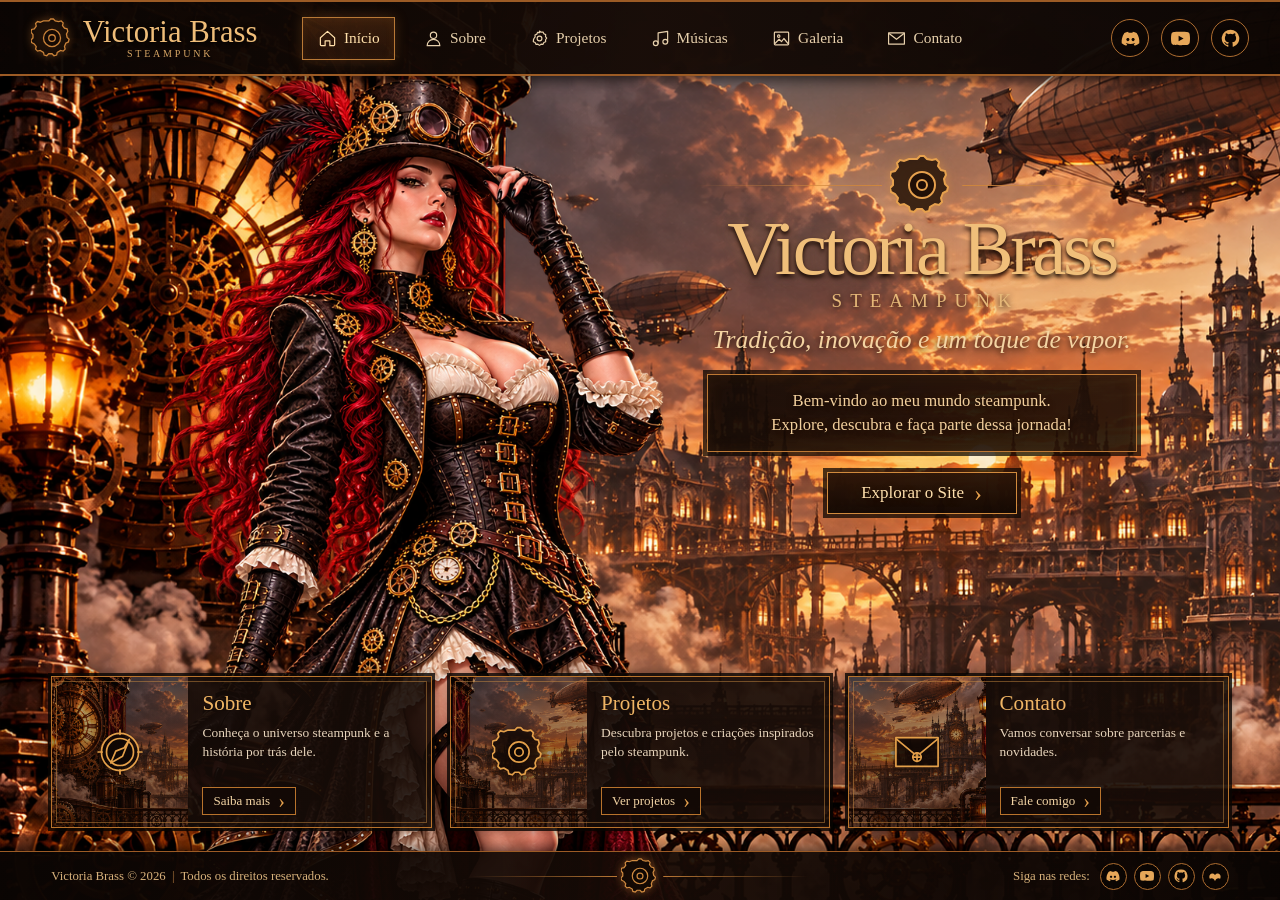
<file: index.html>
<!DOCTYPE html>
<html lang="pt-BR">
<head>
    <meta charset="UTF-8">
    <meta name="viewport" content="width=device-width, initial-scale=1.0">
    <meta name="theme-color" content="#100804">
    <meta http-equiv="refresh" content="0; url=./inicio.html">
    <link rel="icon" type="image/svg+xml" href="./favicon.svg">
    <title>Victoria Brass</title>
</head>
<body>
    <p>Abrindo o site Victoria Brass... <a href="./inicio.html">Continuar para a página inicial</a></p>
</body>
</html>
</file>
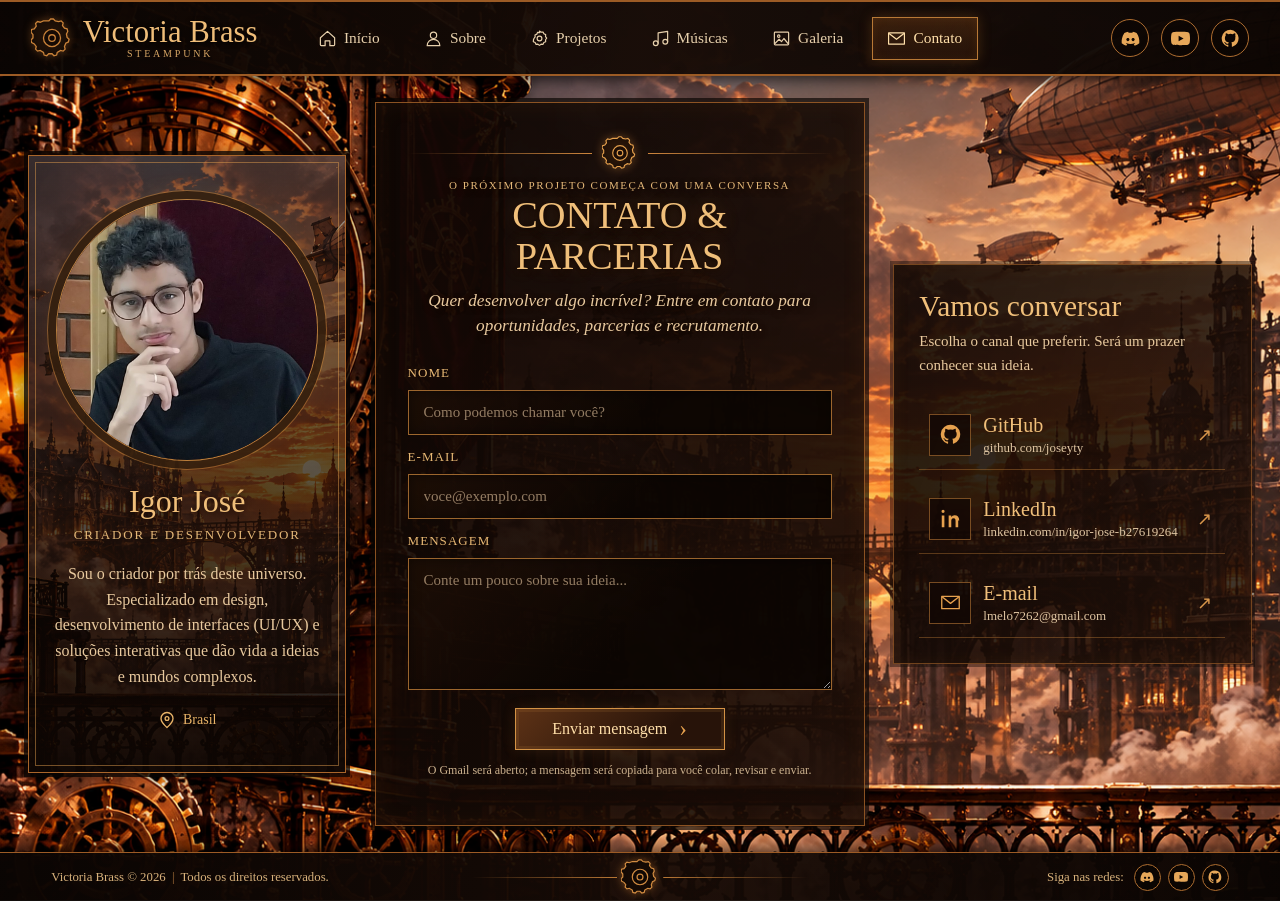
<file: contato.html>
<!DOCTYPE html>
<html lang="pt-BR">
<head>
    <meta charset="UTF-8">
    <meta name="viewport" content="width=device-width, initial-scale=1.0">
    <meta name="theme-color" content="#100804">
    <meta name="description" content="Entre em contato com Igor José para conversar sobre parcerias, oportunidades e o universo Victoria Brass.">
    <link rel="icon" type="image/svg+xml" href="favicon.svg">
    <link rel="stylesheet" href="inicio.css">
    <link rel="stylesheet" href="contato.css">
    <title>Contato | Victoria Brass</title>
</head>
<body class="contact-page">
    <header id="inicio" class="site-header">
        <a class="brand" href="inicio.html#inicio" aria-label="Victoria Brass - início">
            <svg class="brand__mark" viewBox="0 0 64 64" aria-hidden="true">
                <path d="m27 6 3-3h4l3 3 5 1 4-1 3 3-1 4 3 4 4 1 1 4-2 4 1 5 3 3-1 4-4 2-2 5 1 4-3 3-4-1-5 3-1 4-4 1-3-3h-5l-3 3-4-1-1-4-5-3-4 1-3-3 1-4-3-4-4-2-1-4 3-3v-5l-3-4 1-4 4-1 3-4-1-4 3-3 4 1 5-2Z"/>
                <circle cx="32" cy="32" r="13"/>
                <circle cx="32" cy="32" r="5"/>
            </svg>
            <span class="brand__title">Victoria Brass</span>
            <span class="brand__subtitle">STEAMPUNK</span>
        </a>

        <nav class="main-nav" aria-label="Navegação principal">
            <a class="main-nav__link" href="inicio.html#inicio">
                <svg viewBox="0 0 24 24" aria-hidden="true"><path d="m3 11 9-8 9 8v9a1 1 0 0 1-1 1h-5v-6H9v6H4a1 1 0 0 1-1-1z"/></svg>
                <span>Início</span>
            </a>
            <a class="main-nav__link" href="sobre.html">
                <svg viewBox="0 0 24 24" aria-hidden="true"><circle cx="12" cy="8" r="4"/><path d="M4 21a8 8 0 0 1 16 0z"/></svg>
                <span>Sobre</span>
            </a>
            <a class="main-nav__link" href="projeto.html">
                <svg viewBox="0 0 24 24" aria-hidden="true"><path d="M12 2.5 14 4l2.5-.2 1 2.3 2.3 1-.2 2.5 1.5 2-1.5 2 .2 2.5-2.3 1-1 2.3-2.5-.2-2 1.5-2-1.5-2.5.2-1-2.3-2.3-1 .2-2.5L5 12l1.5-2-.2-2.5 2.3-1 1-2.3 2.4.3z"/><circle cx="12" cy="12" r="3"/></svg>
                <span>Projetos</span>
            </a>
            <a class="main-nav__link" href="musicas.html">
                <svg viewBox="0 0 24 24" aria-hidden="true"><path d="M9 18V5l12-2v13"/><circle cx="6" cy="18" r="3"/><circle cx="18" cy="16" r="3"/></svg>
                <span>Músicas</span>
            </a>
            <a class="main-nav__link" href="galeria.html">
                <svg viewBox="0 0 24 24" aria-hidden="true"><rect x="3" y="4" width="18" height="16" rx="1"/><circle cx="8.5" cy="9" r="1.5"/><path d="m4 18 5-5 3 3 3-4 5 6"/></svg>
                <span>Galeria</span>
            </a>
            <a class="main-nav__link is-active" href="contato.html" aria-current="page">
                <svg viewBox="0 0 24 24" aria-hidden="true"><path d="M2 5h20v14H2z"/><path d="m3 6 9 7 9-7"/></svg>
                <span>Contato</span>
            </a>
        </nav>

        <nav class="social-links" aria-label="Redes sociais">
            <a href="https://discord.com/" target="_blank" rel="noopener noreferrer" aria-label="Discord">
                <svg viewBox="0 0 24 24" aria-hidden="true"><path d="M19.7 5.1a19 19 0 0 0-4.7-1.5l-.6 1.2a17.5 17.5 0 0 0-4.8 0L9 3.6a19 19 0 0 0-4.7 1.5C1.3 9.5.5 13.8.9 18a19 19 0 0 0 5.8 3l1.2-2a12 12 0 0 1-1.9-.9l.5-.4a13.6 13.6 0 0 0 11 0l.5.4a12 12 0 0 1-1.9.9l1.2 2a19 19 0 0 0 5.8-3c.5-4.9-.8-9.2-3.4-12.9ZM8.7 15.4c-1.1 0-2-.9-2-2s.9-2 2-2 2 .9 2 2-.9 2-2 2Zm6.6 0c-1.1 0-2-.9-2-2s.9-2 2-2 2 .9 2 2-.9 2-2 2Z"/></svg>
            </a>
            <a href="https://www.youtube.com/" target="_blank" rel="noopener noreferrer" aria-label="YouTube">
                <svg viewBox="0 0 24 24" aria-hidden="true"><path d="M23.5 6.2a3 3 0 0 0-2.1-2.1C19.5 3.6 12 3.6 12 3.6s-7.5 0-9.4.5A3 3 0 0 0 .5 6.2 31 31 0 0 0 0 12a31 31 0 0 0 .5 5.8 3 3 0 0 0 2.1 2.1c1.9.5 9.4.5 9.4.5s7.5 0 9.4-.5a3 3 0 0 0 2.1-2.1A31 31 0 0 0 24 12a31 31 0 0 0-.5-5.8ZM9.6 15.6V8.4l6.3 3.6-6.3 3.6Z"/></svg>
            </a>
            <a href="https://github.com/joseyty" target="_blank" rel="noopener noreferrer" aria-label="GitHub">
                <svg viewBox="0 0 24 24" aria-hidden="true"><path d="M12 .9a11.1 11.1 0 0 0-3.51 21.63c.56.1.76-.24.76-.54v-2.1c-3.1.67-3.76-1.32-3.76-1.32-.5-1.28-1.23-1.62-1.23-1.62-1.01-.69.08-.68.08-.68 1.12.08 1.71 1.15 1.71 1.15 1 1.71 2.62 1.22 3.26.93.1-.72.39-1.22.71-1.5-2.48-.28-5.09-1.24-5.09-5.53 0-1.22.44-2.21 1.15-2.99-.12-.28-.5-1.42.11-2.95 0 0 .94-.3 3.05 1.14a10.6 10.6 0 0 1 5.55 0c2.11-1.44 3.04-1.14 3.04-1.14.61 1.53.23 2.67.11 2.95.72.78.11 1.77.11 2.99 0 4.3-2.61 5.25-5.1 5.52.4.35.76 1.03.76 2.08v3.07c0 .3.2.65.77.54A11.1 11.1 0 0 0 12 .9Z"/></svg>
            </a>
        </nav>
    </header>

    <main class="contact-main" aria-labelledby="contact-title">
        <section class="contact-profile" aria-label="Sobre o criador">
            <div class="contact-profile__portrait">
                <img src="img/foto criador.jpg" alt="Foto do criador do projeto, Igor José" decoding="async">
            </div>
            <h2>Igor José</h2>
            <p class="contact-profile__role">Criador e desenvolvedor</p>
            <p class="contact-profile__bio">Sou o criador por trás deste universo. Especializado em design, desenvolvimento de interfaces (UI/UX) e soluções interativas que dão vida a ideias e mundos complexos.</p>
            <span class="contact-profile__location">
                <svg viewBox="0 0 24 24" aria-hidden="true"><path d="M20 10c0 5-8 12-8 12S4 15 4 10a8 8 0 1 1 16 0Z"/><circle cx="12" cy="10" r="2.5"/></svg>
                Brasil
            </span>
        </section>

        <section class="contact-form-panel">
            <div class="contact-heading">
                <div class="contact-heading__ornament" aria-hidden="true"><span></span><svg viewBox="0 0 64 64"><path d="m27 6 3-3h4l3 3 5 1 4-1 3 3-1 4 3 4 4 1 1 4-2 4 1 5 3 3-1 4-4 2-2 5 1 4-3 3-4-1-5 3-1 4-4 1-3-3h-5l-3 3-4-1-1-4-5-3-4 1-3-3 1-4-3-4-4-2-1-4 3-3v-5l-3-4 1-4 4-1 3-4-1-4 3-3 4 1 5-2Z"/><circle cx="32" cy="32" r="13"/><circle cx="32" cy="32" r="5"/></svg><span></span></div>
                <p class="contact-eyebrow">O próximo projeto começa com uma conversa</p>
                <h1 id="contact-title">Contato &amp; parcerias</h1>
                <p class="contact-intro">Quer desenvolver algo incrível? Entre em contato para oportunidades, parcerias e recrutamento.</p>
            </div>
            <form class="contact-form" id="contact-form" aria-describedby="contact-form-status">
                <label for="contact-name">Nome</label>
                <input id="contact-name" name="name" type="text" autocomplete="name" placeholder="Como podemos chamar você?" required>

                <label for="contact-email">E-mail</label>
                <input id="contact-email" name="email" type="email" autocomplete="email" placeholder="voce@exemplo.com" required>

                <label for="contact-message">Mensagem</label>
                <textarea id="contact-message" name="message" rows="5" placeholder="Conte um pouco sobre sua ideia..." required></textarea>

                <button type="submit">Enviar mensagem <span aria-hidden="true">›</span></button>
                <p class="contact-form__status" id="contact-form-status" role="status" aria-live="polite">O Gmail será aberto; a mensagem será copiada para você colar, revisar e enviar.</p>
            </form>
        </section>

        <aside class="contact-details" aria-label="Canais de contato">
            <h2>Vamos conversar</h2>
            <p class="contact-details__intro">Escolha o canal que preferir. Será um prazer conhecer sua ideia.</p>
            <a class="contact-detail" href="https://github.com/joseyty" target="_blank" rel="noopener noreferrer">
                <span class="contact-detail__icon" aria-hidden="true"><svg viewBox="0 0 24 24"><path d="M12 .9a11.1 11.1 0 0 0-3.51 21.63c.56.1.76-.24.76-.54v-2.1c-3.1.67-3.76-1.32-3.76-1.32-.5-1.28-1.23-1.62-1.23-1.62-1.01-.69.08-.68.08-.68 1.12.08 1.71 1.15 1.71 1.15 1 1.71 2.62 1.22 3.26.93.1-.72.39-1.22.71-1.5-2.48-.28-5.09-1.24-5.09-5.53 0-1.22.44-2.21 1.15-2.99-.12-.28-.5-1.42.11-2.95 0 0 .94-.3 3.05 1.14a10.6 10.6 0 0 1 5.55 0c2.11-1.44 3.04-1.14 3.04-1.14.61 1.53.12 2.67.11 2.95.72.78 1.15 1.77 1.15 2.99 0 4.3-2.61 5.25-5.1 5.52.4.35.76 1.03.76 2.08v3.07c0 .3.2.65.77.54A11.1 11.1 0 0 0 12 .9Z"/></svg></span>
                <span><strong>GitHub</strong><small>github.com/joseyty</small></span>
                <span class="contact-detail__arrow" aria-hidden="true">↗</span>
            </a>
            <a class="contact-detail" href="https://www.linkedin.com/in/igor-jose-b27619264/" target="_blank" rel="noopener noreferrer">
                <span class="contact-detail__icon" aria-hidden="true"><svg viewBox="0 0 24 24"><path d="M5 8.5H2V22h3V8.5ZM3.5 2a1.8 1.8 0 1 0 0 3.6 1.8 1.8 0 0 0 0-3.6ZM22 14.2c0-4.1-2.2-6-5.2-6a4.5 4.5 0 0 0-4 2.2V8.5H9.9V22h3v-6.7c0-1.8.3-3.6 2.6-3.6s2.3 2.1 2.3 3.7V22h3v-7.8Z"/></svg></span>
                <span><strong>LinkedIn</strong><small>linkedin.com/in/igor-jose-b27619264</small></span>
                <span class="contact-detail__arrow" aria-hidden="true">↗</span>
            </a>
            <a class="contact-detail" href="mailto:lmelo7262@gmail.com">
                <span class="contact-detail__icon" aria-hidden="true"><svg viewBox="0 0 24 24"><path d="M2 5h20v14H2z"/><path d="m3 6 9 7 9-7"/></svg></span>
                <span><strong>E-mail</strong><small>lmelo7262@gmail.com</small></span>
                <span class="contact-detail__arrow" aria-hidden="true">↗</span>
            </a>
        </aside>
    </main>

    <footer class="site-footer">
        <p class="site-footer__copyright">Victoria Brass © 2026 <span aria-hidden="true">|</span> Todos os direitos reservados.</p>
        <div class="site-footer__ornament" aria-hidden="true"><span></span><svg viewBox="0 0 64 64"><path d="m27 6 3-3h4l3 3 5 1 4-1 3 3-1 4 3 4 4 1 1 4-2 4 1 5 3 3-1 4-4 2-2 5 1 4-3 3-4-1-5 3-1 4-4 1-3-3h-5l-3 3-4-1-1-4-5-3-4 1-3-3 1-4-3-4-4-2-1-4 3-3v-5l-3-4 1-4 4-1 3-4-1-4 3-3 4 1 5-2Z"/><circle cx="32" cy="32" r="13"/><circle cx="32" cy="32" r="5"/></svg><span></span></div>
        <div class="site-footer__social">
            <span class="site-footer__social-label">Siga nas redes:</span>
            <nav class="site-footer__links" aria-label="Redes sociais no rodapé">
                <a href="https://discord.com/" target="_blank" rel="noopener noreferrer" aria-label="Discord"><svg viewBox="0 0 24 24" aria-hidden="true"><path d="M19.7 5.1a19 19 0 0 0-4.7-1.5l-.6 1.2a17.5 17.5 0 0 0-4.8 0L9 3.6a19 19 0 0 0-4.7 1.5C1.3 9.5.5 13.8.9 18a19 19 0 0 0 5.8 3l1.2-2a12 12 0 0 1-1.9-.9l.5-.4a13.6 13.6 0 0 0 11 0l.5.4a12 12 0 0 1-1.9.9l1.2 2a19 19 0 0 0 5.8-3c.5-4.9-.8-9.2-3.4-12.9ZM8.7 15.4c-1.1 0-2-.9-2-2s.9-2 2-2 2 .9 2 2-.9 2-2 2Zm6.6 0c-1.1 0-2-.9-2-2s.9-2 2-2 2 .9 2 2-.9 2-2 2Z"/></svg></a>
                <a href="https://www.youtube.com/" target="_blank" rel="noopener noreferrer" aria-label="YouTube"><svg viewBox="0 0 24 24" aria-hidden="true"><path d="M23.5 6.2a3 3 0 0 0-2.1-2.1C19.5 3.6 12 3.6 12 3.6s-7.5 0-9.4.5A3 3 0 0 0 .5 6.2 31 31 0 0 0 0 12a31 31 0 0 0 .5 5.8 3 3 0 0 0 2.1 2.1c1.9.5 9.4.5 9.4.5s7.5 0 9.4-.5a3 3 0 0 0 2.1-2.1A31 31 0 0 0 24 12a31 31 0 0 0-.5-5.8ZM9.6 15.6V8.4l6.3 3.6-6.3 3.6Z"/></svg></a>
                <a href="https://github.com/joseyty" target="_blank" rel="noopener noreferrer" aria-label="GitHub"><svg viewBox="0 0 24 24" aria-hidden="true"><path d="M12 .9a11.1 11.1 0 0 0-3.51 21.63c.56.1.76-.24.76-.54v-2.1c-3.1.67-3.76-1.32-3.76-1.32-.5-1.28-1.23-1.62-1.23-1.62-1.01-.69.08-.68.08-.68 1.12.08 1.71 1.15 1.71 1.15 1 1.71 2.62 1.22 3.26.93.1-.72.39-1.22.71-1.5-2.48-.28-5.09-1.24-5.09-5.53 0-1.22.44-2.21 1.15-2.99-.12-.28-.5-1.42.11-2.95 0 0 .94-.3 3.05 1.14a10.6 10.6 0 0 1 5.55 0c2.11-1.44 3.04-1.14 3.04-1.14.61 1.53.11 2.67.11 2.95.72.78.76 1.77.76 2.99 0 4.3-2.61 5.25-5.1 5.52.4.35.76 1.03.76 2.08v3.07c0 .3.2.65.77.54A11.1 11.1 0 0 0 12 .9Z"/></svg></a>
            </nav>
        </div>
    </footer>
    <script src="contato.js" defer></script>
</body>
</html>
</file>
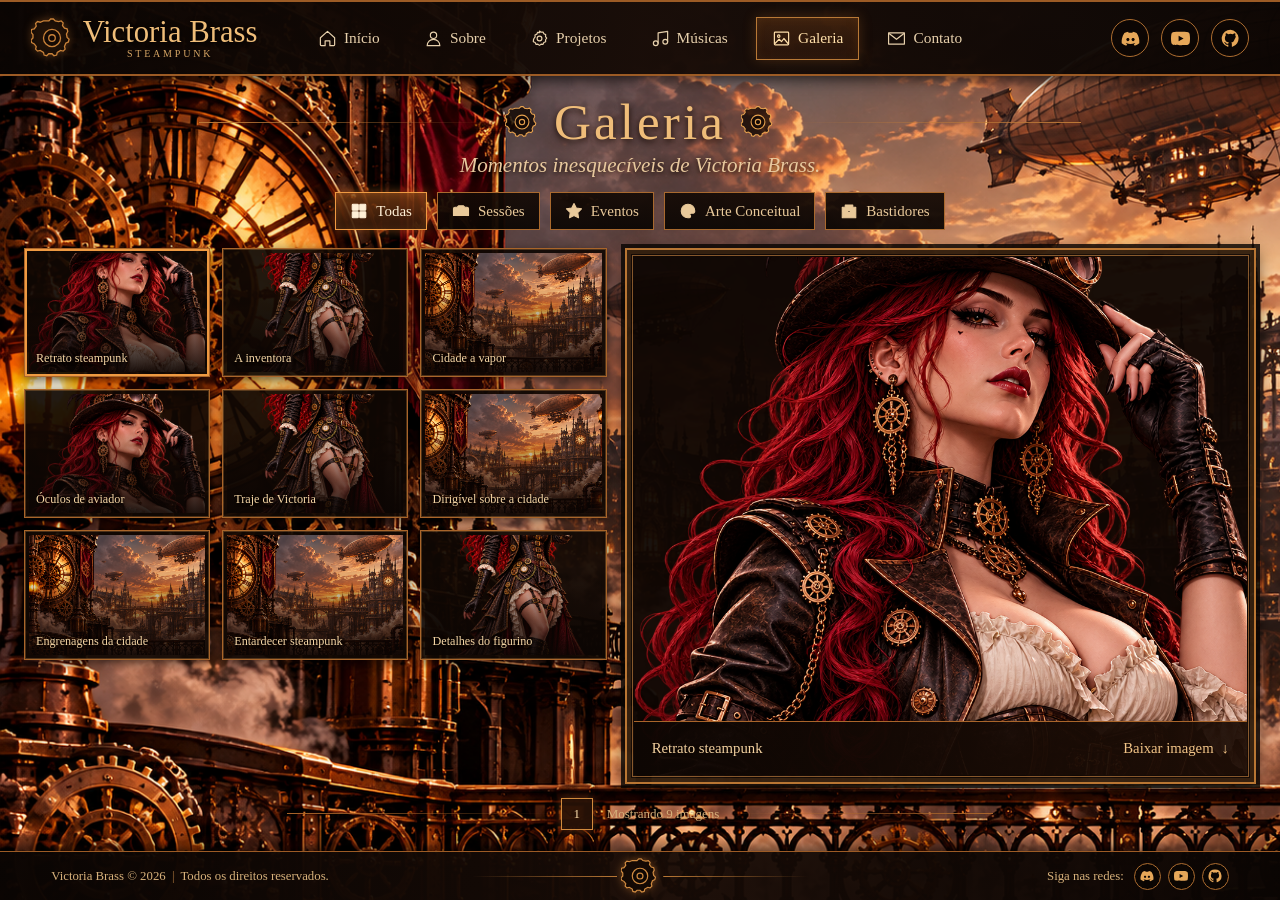
<file: galeria.html>
<!DOCTYPE html>
<html lang="pt-BR">
<head>
    <meta charset="UTF-8">
    <meta name="viewport" content="width=device-width, initial-scale=1.0">
    <meta name="theme-color" content="#100804">
    <link rel="icon" type="image/svg+xml" href="favicon.svg">
    <link rel="stylesheet" href="inicio.css">
    <link rel="stylesheet" href="galeria.css">
    <title>Galeria | Victoria Brass</title>
</head>
<body class="gallery-page">
    <header id="inicio" class="site-header">
        <a class="brand" href="inicio.html#inicio" aria-label="Victoria Brass - início">
            <svg class="brand__mark" viewBox="0 0 64 64" aria-hidden="true">
                <path d="m27 6 3-3h4l3 3 5 1 4-1 3 3-1 4 3 4 4 1 1 4-2 4 1 5 3 3-1 4-4 2-2 5 1 4-3 3-4-1-5 3-1 4-4 1-3-3h-5l-3 3-4-1-1-4-5-3-4 1-3-3 1-4-3-4-4-2-1-4 3-3v-5l-3-4 1-4 4-1 3-4-1-4 3-3 4 1 5-2Z"/>
                <circle cx="32" cy="32" r="13"/>
                <circle cx="32" cy="32" r="5"/>
            </svg>
            <span class="brand__title">Victoria Brass</span>
            <span class="brand__subtitle">STEAMPUNK</span>
        </a>

        <nav class="main-nav" aria-label="Navegação principal">
            <a class="main-nav__link" href="inicio.html#inicio">
                <svg viewBox="0 0 24 24" aria-hidden="true"><path d="m3 11 9-8 9 8v9a1 1 0 0 1-1 1h-5v-6H9v6H4a1 1 0 0 1-1-1z"/></svg>
                <span>Início</span>
            </a>
            <a class="main-nav__link" href="sobre.html">
                <svg viewBox="0 0 24 24" aria-hidden="true"><circle cx="12" cy="8" r="4"/><path d="M4 21a8 8 0 0 1 16 0z"/></svg>
                <span>Sobre</span>
            </a>
            <a class="main-nav__link" href="projeto.html">
                <svg viewBox="0 0 24 24" aria-hidden="true"><path d="M12 2.5 14 4l2.5-.2 1 2.3 2.3 1-.2 2.5 1.5 2-1.5 2 .2 2.5-2.3 1-1 2.3-2.5-.2-2 1.5-2-1.5-2.5.2-1-2.3-2.3-1 .2-2.5L5 12l1.5-2-.2-2.5 2.3-1 1-2.3 2.4.3z"/><circle cx="12" cy="12" r="3"/></svg>
                <span>Projetos</span>
            </a>
            <a class="main-nav__link" href="musicas.html">
                <svg viewBox="0 0 24 24" aria-hidden="true"><path d="M9 18V5l12-2v13"/><circle cx="6" cy="18" r="3"/><circle cx="18" cy="16" r="3"/></svg>
                <span>Músicas</span>
            </a>
            <a class="main-nav__link is-active" href="galeria.html" aria-current="page">
                <svg viewBox="0 0 24 24" aria-hidden="true"><rect x="3" y="4" width="18" height="16" rx="1"/><circle cx="8.5" cy="9" r="1.5"/><path d="m4 18 5-5 3 3 3-4 5 6"/></svg>
                <span>Galeria</span>
            </a>
            <a class="main-nav__link" href="contato.html">
                <svg viewBox="0 0 24 24" aria-hidden="true"><path d="M2 5h20v14H2z"/><path d="m3 6 9 7 9-7"/></svg>
                <span>Contato</span>
            </a>
        </nav>

        <nav class="social-links" aria-label="Redes sociais">
            <a href="https://discord.com/" target="_blank" rel="noopener noreferrer" aria-label="Discord">
                <svg viewBox="0 0 24 24" aria-hidden="true"><path d="M19.7 5.1a19 19 0 0 0-4.7-1.5l-.6 1.2a17.5 17.5 0 0 0-4.8 0L9 3.6a19 19 0 0 0-4.7 1.5C1.3 9.5.5 13.8.9 18a19 19 0 0 0 5.8 3l1.2-2a12 12 0 0 1-1.9-.9l.5-.4a13.6 13.6 0 0 0 11 0l.5.4a12 12 0 0 1-1.9.9l1.2 2a19 19 0 0 0 5.8-3c.5-4.9-.8-9.2-3.4-12.9ZM8.7 15.4c-1.1 0-2-.9-2-2s.9-2 2-2 2 .9 2 2-.9 2-2 2Zm6.6 0c-1.1 0-2-.9-2-2s.9-2 2-2 2 .9 2 2-.9 2-2 2Z"/></svg>
            </a>
            <a href="https://www.youtube.com/" target="_blank" rel="noopener noreferrer" aria-label="YouTube">
                <svg viewBox="0 0 24 24" aria-hidden="true"><path d="M23.5 6.2a3 3 0 0 0-2.1-2.1C19.5 3.6 12 3.6 12 3.6s-7.5 0-9.4.5A3 3 0 0 0 .5 6.2 31 31 0 0 0 0 12a31 31 0 0 0 .5 5.8 3 3 0 0 0 2.1 2.1c1.9.5 9.4.5 9.4.5s7.5 0 9.4-.5a3 3 0 0 0 2.1-2.1A31 31 0 0 0 24 12a31 31 0 0 0-.5-5.8ZM9.6 15.6V8.4l6.3 3.6-6.3 3.6Z"/></svg>
            </a>
            <a href="https://github.com/joseyty" target="_blank" rel="noopener noreferrer" aria-label="GitHub">
                <svg viewBox="0 0 24 24" aria-hidden="true"><path d="M12 .9a11.1 11.1 0 0 0-3.51 21.63c.56.1.76-.24.76-.54v-2.1c-3.1.67-3.76-1.32-3.76-1.32-.5-1.28-1.23-1.62-1.23-1.62-1.01-.69.08-.68.08-.68 1.12.08 1.71 1.15 1.71 1.15 1 1.71 2.62 1.22 3.26.93.1-.72.39-1.22.71-1.5-2.48-.28-5.09-1.24-5.09-5.53 0-1.22.44-2.21 1.15-2.99-.12-.28-.5-1.42.11-2.95 0 0 .94-.3 3.05 1.14a10.6 10.6 0 0 1 5.55 0c2.11-1.44 3.04-1.14 3.04-1.14.61 1.53.23 2.67.11 2.95.72.78 1.15 1.77.11 2.99-2.61 5.25-2.61 5.25-5.1 5.52.4.35.76 1.03.76 2.08v3.07c0 .3.2.65.77.54A11.1 11.1 0 0 0 12 .9Z"/></svg>
            </a>
        </nav>
    </header>

    <main class="gallery-main" aria-labelledby="gallery-title">
        <div class="gallery-heading">
            <span class="gallery-heading__rule" aria-hidden="true"></span>
            <svg class="gallery-heading__gear" viewBox="0 0 64 64" aria-hidden="true">
                <path d="m27 6 3-3h4l3 3 5 1 4-1 3 3-1 4 3 4 4 1 1 4-2 4 1 5 3 3-1 4-4 2-2 5 1 4-3 3-4-1-5 3-1 4-4 1-3-3h-5l-3 3-4-1-1-4-5-3-4 1-3-3 1-4-3-4-4-2-1-4 3-3v-5l-3-4 1-4 4-1 3-4-1-4 3-3 4 1 5-2Z"/>
                <circle cx="32" cy="32" r="13"/>
                <circle cx="32" cy="32" r="5"/>
            </svg>
            <h1 id="gallery-title">Galeria</h1>
            <svg class="gallery-heading__gear" viewBox="0 0 64 64" aria-hidden="true">
                <path d="m27 6 3-3h4l3 3 5 1 4-1 3 3-1 4 3 4 4 1 1 4-2 4 1 5 3 3-1 4-4 2-2 5 1 4-3 3-4-1-5 3-1 4-4 1-3-3h-5l-3 3-4-1-1-4-5-3-4 1-3-3 1-4-3-4-4-2-1-4 3-3v-5l-3-4 1-4 4-1 3-4-1-4 3-3 4 1 5-2Z"/>
                <circle cx="32" cy="32" r="13"/>
                <circle cx="32" cy="32" r="5"/>
            </svg>
            <span class="gallery-heading__rule" aria-hidden="true"></span>
        </div>
        <p class="gallery-intro">Momentos inesquecíveis de Victoria Brass.</p>

        <input class="gallery-state" type="radio" name="gallery-filter" id="filter-all" checked aria-label="Todas as imagens">
        <input class="gallery-state" type="radio" name="gallery-filter" id="filter-sessions" aria-label="Sessões">
        <input class="gallery-state" type="radio" name="gallery-filter" id="filter-events" aria-label="Eventos">
        <input class="gallery-state" type="radio" name="gallery-filter" id="filter-concepts" aria-label="Arte conceitual">
        <input class="gallery-state" type="radio" name="gallery-filter" id="filter-backstage" aria-label="Bastidores">

        <input class="gallery-state" type="radio" name="gallery-image" id="image-portrait" checked aria-label="Retrato steampunk">
        <input class="gallery-state" type="radio" name="gallery-image" id="image-inventor" aria-label="A inventora">
        <input class="gallery-state" type="radio" name="gallery-image" id="image-city" aria-label="Cidade a vapor">
        <input class="gallery-state" type="radio" name="gallery-image" id="image-goggles" aria-label="Óculos de aviador">
        <input class="gallery-state" type="radio" name="gallery-image" id="image-outfit" aria-label="Traje de Victoria">
        <input class="gallery-state" type="radio" name="gallery-image" id="image-airship" aria-label="Dirigível sobre a cidade">
        <input class="gallery-state" type="radio" name="gallery-image" id="image-gears" aria-label="Engrenagens da cidade">
        <input class="gallery-state" type="radio" name="gallery-image" id="image-sunset" aria-label="Entardecer steampunk">
        <input class="gallery-state" type="radio" name="gallery-image" id="image-costume" aria-label="Detalhes do figurino">

        <div class="gallery-filters" role="group" aria-label="Filtrar imagens">
            <label class="gallery-filter gallery-filter--all" for="filter-all">
                <svg viewBox="0 0 24 24" aria-hidden="true"><rect x="3" y="3" width="8" height="8" rx="1"/><rect x="13" y="3" width="8" height="8" rx="1"/><rect x="3" y="13" width="8" height="8" rx="1"/><rect x="13" y="13" width="8" height="8" rx="1"/></svg>
                Todas
            </label>
            <label class="gallery-filter gallery-filter--sessions" for="filter-sessions">
                <svg viewBox="0 0 24 24" aria-hidden="true"><path d="M4 7h3l2-2h6l2 2h3a2 2 0 0 1 2 2v9H2V9a2 2 0 0 1 2-2Z"/><circle cx="12" cy="12" r="3"/></svg>
                Sessões
            </label>
            <label class="gallery-filter gallery-filter--events" for="filter-events">
                <svg viewBox="0 0 24 24" aria-hidden="true"><path d="m12 2 3 6 7 1-5 5 1 7-6-3-6 3 1-7-5-5 7-1z"/></svg>
                Eventos
            </label>
            <label class="gallery-filter gallery-filter--concepts" for="filter-concepts">
                <svg viewBox="0 0 24 24" aria-hidden="true"><path d="M12 3a9 9 0 1 0 0 18h1.5a2 2 0 0 0 1.4-3.4 1.5 1.5 0 0 1 1.1-2.6H18a3 3 0 0 0 3-3c0-5-4-9-9-9Z"/><circle cx="7.5" cy="11" r="1"/><circle cx="10" cy="7.5" r="1"/><circle cx="15" cy="8" r="1"/></svg>
                Arte Conceitual
            </label>
            <label class="gallery-filter gallery-filter--backstage" for="filter-backstage">
                <svg viewBox="0 0 24 24" aria-hidden="true"><path d="M3 7h18v14H3zM7 7V4h10v3M3 12h18M10 12v2h4v-2"/></svg>
                Bastidores
            </label>
        </div>

        <section class="gallery-layout" aria-label="Imagens da galeria">
            <div class="gallery-grid">
                <figure class="gallery-thumb" data-category="sessions">
                    <label for="image-portrait" aria-label="Ver retrato steampunk">
                        <img src="img/Victoria-cross.png" alt="Retrato de Victoria Brass com chapéu e óculos steampunk">
                        <span>Retrato steampunk</span>
                    </label>
                </figure>
                <figure class="gallery-thumb" data-category="sessions">
                    <label for="image-inventor" aria-label="Ver a inventora">
                        <img class="gallery-thumb__full" src="img/victoria-cross2k.png" alt="Victoria Brass em seu traje completo">
                        <span>A inventora</span>
                    </label>
                </figure>
                <figure class="gallery-thumb" data-category="events">
                    <label for="image-city" aria-label="Ver cidade a vapor">
                        <img src="img/backgroundpunk.png" alt="Cidade steampunk ao entardecer">
                        <span>Cidade a vapor</span>
                    </label>
                </figure>
                <figure class="gallery-thumb" data-category="concepts">
                    <label for="image-goggles" aria-label="Ver óculos de aviador">
                        <img class="gallery-thumb__goggles" src="img/Victoria-cross.png" alt="Detalhe do chapéu e dos óculos de Victoria">
                        <span>Óculos de aviador</span>
                    </label>
                </figure>
                <figure class="gallery-thumb" data-category="concepts">
                    <label for="image-outfit" aria-label="Ver traje de Victoria">
                        <img class="gallery-thumb__outfit" src="img/victoria-cross2k.png" alt="Detalhes do traje steampunk de Victoria">
                        <span>Traje de Victoria</span>
                    </label>
                </figure>
                <figure class="gallery-thumb" data-category="events">
                    <label for="image-airship" aria-label="Ver dirigível sobre a cidade">
                        <img class="gallery-thumb__airship" src="img/backgroundpunk.png" alt="Dirigível cruzando o céu da cidade">
                        <span>Dirigível sobre a cidade</span>
                    </label>
                </figure>
                <figure class="gallery-thumb" data-category="backstage">
                    <label for="image-gears" aria-label="Ver engrenagens da cidade">
                        <img class="gallery-thumb__gears" src="img/backgroundpunk.png" alt="Engrenagens de uma máquina steampunk">
                        <span>Engrenagens da cidade</span>
                    </label>
                </figure>
                <figure class="gallery-thumb" data-category="backstage">
                    <label for="image-sunset" aria-label="Ver entardecer steampunk">
                        <img class="gallery-thumb__sunset" src="img/backgroundpunk.png" alt="Pôr do sol atrás dos edifícios steampunk">
                        <span>Entardecer steampunk</span>
                    </label>
                </figure>
                <figure class="gallery-thumb" data-category="sessions">
                    <label for="image-costume" aria-label="Ver detalhes do figurino">
                        <img class="gallery-thumb__costume" src="img/victoria-cross2k.png" alt="Detalhes do figurino e das engrenagens de Victoria">
                        <span>Detalhes do figurino</span>
                    </label>
                </figure>
            </div>

            <div class="gallery-viewer" aria-label="Imagem selecionada">
                <figure class="gallery-slide gallery-slide--portrait">
                    <img src="img/Victoria-cross.png" alt="Retrato steampunk de Victoria Brass">
                    <figcaption><span>Retrato steampunk</span><a href="img/Victoria-cross.png" download>Baixar imagem <span aria-hidden="true">↓</span></a></figcaption>
                </figure>
                <figure class="gallery-slide gallery-slide--inventor">
                    <img src="img/victoria-cross2k.png" alt="Victoria Brass em seu traje completo">
                    <figcaption><span>A inventora</span><a href="img/victoria-cross2k.png" download>Baixar imagem <span aria-hidden="true">↓</span></a></figcaption>
                </figure>
                <figure class="gallery-slide gallery-slide--city">
                    <img src="img/backgroundpunk.png" alt="Cidade steampunk ao entardecer">
                    <figcaption><span>Cidade a vapor</span><a href="img/backgroundpunk.png" download>Baixar imagem <span aria-hidden="true">↓</span></a></figcaption>
                </figure>
                <figure class="gallery-slide gallery-slide--goggles">
                    <img class="gallery-slide__goggles" src="img/Victoria-cross.png" alt="Chapéu e óculos de aviador de Victoria">
                    <figcaption><span>Óculos de aviador</span><a href="img/Victoria-cross.png" download>Baixar imagem <span aria-hidden="true">↓</span></a></figcaption>
                </figure>
                <figure class="gallery-slide gallery-slide--outfit">
                    <img class="gallery-slide__outfit" src="img/victoria-cross2k.png" alt="Detalhe do traje steampunk de Victoria">
                    <figcaption><span>Traje de Victoria</span><a href="img/victoria-cross2k.png" download>Baixar imagem <span aria-hidden="true">↓</span></a></figcaption>
                </figure>
                <figure class="gallery-slide gallery-slide--airship">
                    <img class="gallery-slide__airship" src="img/backgroundpunk.png" alt="Dirigível sobre a cidade">
                    <figcaption><span>Dirigível sobre a cidade</span><a href="img/backgroundpunk.png" download>Baixar imagem <span aria-hidden="true">↓</span></a></figcaption>
                </figure>
                <figure class="gallery-slide gallery-slide--gears">
                    <img class="gallery-slide__gears" src="img/backgroundpunk.png" alt="Engrenagens da cidade">
                    <figcaption><span>Engrenagens da cidade</span><a href="img/backgroundpunk.png" download>Baixar imagem <span aria-hidden="true">↓</span></a></figcaption>
                </figure>
                <figure class="gallery-slide gallery-slide--sunset">
                    <img class="gallery-slide__sunset" src="img/backgroundpunk.png" alt="Entardecer steampunk">
                    <figcaption><span>Entardecer steampunk</span><a href="img/backgroundpunk.png" download>Baixar imagem <span aria-hidden="true">↓</span></a></figcaption>
                </figure>
                <figure class="gallery-slide gallery-slide--costume">
                    <img class="gallery-slide__costume" src="img/victoria-cross2k.png" alt="Detalhes do figurino de Victoria">
                    <figcaption><span>Detalhes do figurino</span><a href="img/victoria-cross2k.png" download>Baixar imagem <span aria-hidden="true">↓</span></a></figcaption>
                </figure>
            </div>
        </section>

        <nav class="gallery-pagination" aria-label="Paginação da galeria">
            <span class="gallery-pagination__rule" aria-hidden="true"></span>
            <span class="gallery-pagination__current" aria-current="page">1</span>
            <span class="gallery-pagination__count">Mostrando 9 imagens</span>
            <span class="gallery-pagination__rule" aria-hidden="true"></span>
        </nav>
    </main>

    <footer class="site-footer">
        <p class="site-footer__copyright">Victoria Brass © 2026 <span aria-hidden="true">|</span> Todos os direitos reservados.</p>
        <div class="site-footer__ornament" aria-hidden="true">
            <span></span>
            <svg viewBox="0 0 64 64">
                <path d="m27 6 3-3h4l3 3 5 1 4-1 3 3-1 4 3 4 4 1 1 4-2 4 1 5 3 3-1 4-4 2-2 5 1 4-3 3-4-1-5 3-1 4-4 1-3-3h-5l-3 3-4-1-1-4-5-3-4 1-3-3 1-4-3-4-4-2-1-4 3-3v-5l-3-4 1-4 4-1 3-4-1-4 3-3 4 1 5-2Z"/>
                <circle cx="32" cy="32" r="13"/>
                <circle cx="32" cy="32" r="5"/>
            </svg>
            <span></span>
        </div>
        <div class="site-footer__social">
            <span class="site-footer__social-label">Siga nas redes:</span>
            <nav class="site-footer__links" aria-label="Redes sociais no rodapé">
                <a href="https://discord.com/" target="_blank" rel="noopener noreferrer" aria-label="Discord"><svg viewBox="0 0 24 24" aria-hidden="true"><path d="M19.7 5.1a19 19 0 0 0-4.7-1.5l-.6 1.2a17.5 17.5 0 0 0-4.8 0L9 3.6a19 19 0 0 0-4.7 1.5C1.3 9.5.5 13.8.9 18a19 19 0 0 0 5.8 3l1.2-2a12 12 0 0 1-1.9-.9l.5-.4a13.6 13.6 0 0 0 11 0l.5.4a12 12 0 0 1-1.9.9l1.2 2a19 19 0 0 0 5.8-3c.5-4.9-.8-9.2-3.4-12.9ZM8.7 15.4c-1.1 0-2-.9-2-2s.9-2 2-2 2 .9 2 2-.9 2-2 2Zm6.6 0c-1.1 0-2-.9-2-2s.9-2 2-2 2 .9 2 2-.9 2-2 2Z"/></svg></a>
                <a href="https://www.youtube.com/" target="_blank" rel="noopener noreferrer" aria-label="YouTube"><svg viewBox="0 0 24 24" aria-hidden="true"><path d="M23.5 6.2a3 3 0 0 0-2.1-2.1C19.5 3.6 12 3.6 12 3.6s-7.5 0-9.4.5A3 3 0 0 0 .5 6.2 31 31 0 0 0 0 12a31 31 0 0 0 .5 5.8 3 3 0 0 0 2.1 2.1c1.9.5 9.4.5 9.4.5s7.5 0 9.4-.5a3 3 0 0 0 2.1-2.1A31 31 0 0 0 24 12a31 31 0 0 0-.5-5.8ZM9.6 15.6V8.4l6.3 3.6-6.3 3.6Z"/></svg></a>
                <a href="https://github.com/joseyty" target="_blank" rel="noopener noreferrer" aria-label="GitHub"><svg viewBox="0 0 24 24" aria-hidden="true"><path d="M12 .9a11.1 11.1 0 0 0-3.51 21.63c.56.1.76-.24.76-.54v-2.1c-3.1.67-3.76-1.32-3.76-1.32-.5-1.28-1.23-1.62-1.23-1.62-1.01-.69.08-.68.08-.68 1.12.08 1.71 1.15 1.71 1.15 1 1.71 2.62 1.22 3.26.93.1-.72.39-1.22.71-1.5-2.48-.28-5.09-1.24-5.09-5.53 0-1.22.44-2.21 1.15-2.99-.12-.28-.5-1.42.11-2.95 0 0 .94-.3 3.05 1.14a10.6 10.6 0 0 1 5.55 0c2.11-1.44 3.04-1.14 3.04-1.14.61 1.53.23 2.67.11 2.95.72.78 1.15 1.15 1.15 2.99 0 4.3-2.61 5.25-5.1 5.52.4.35.76 1.03.76 2.08v3.07c0 .3.2.65.77.54A11.1 11.1 0 0 0 12 .9Z"/></svg></a>
            </nav>
        </div>
    </footer>
</body>
</html>
</file>
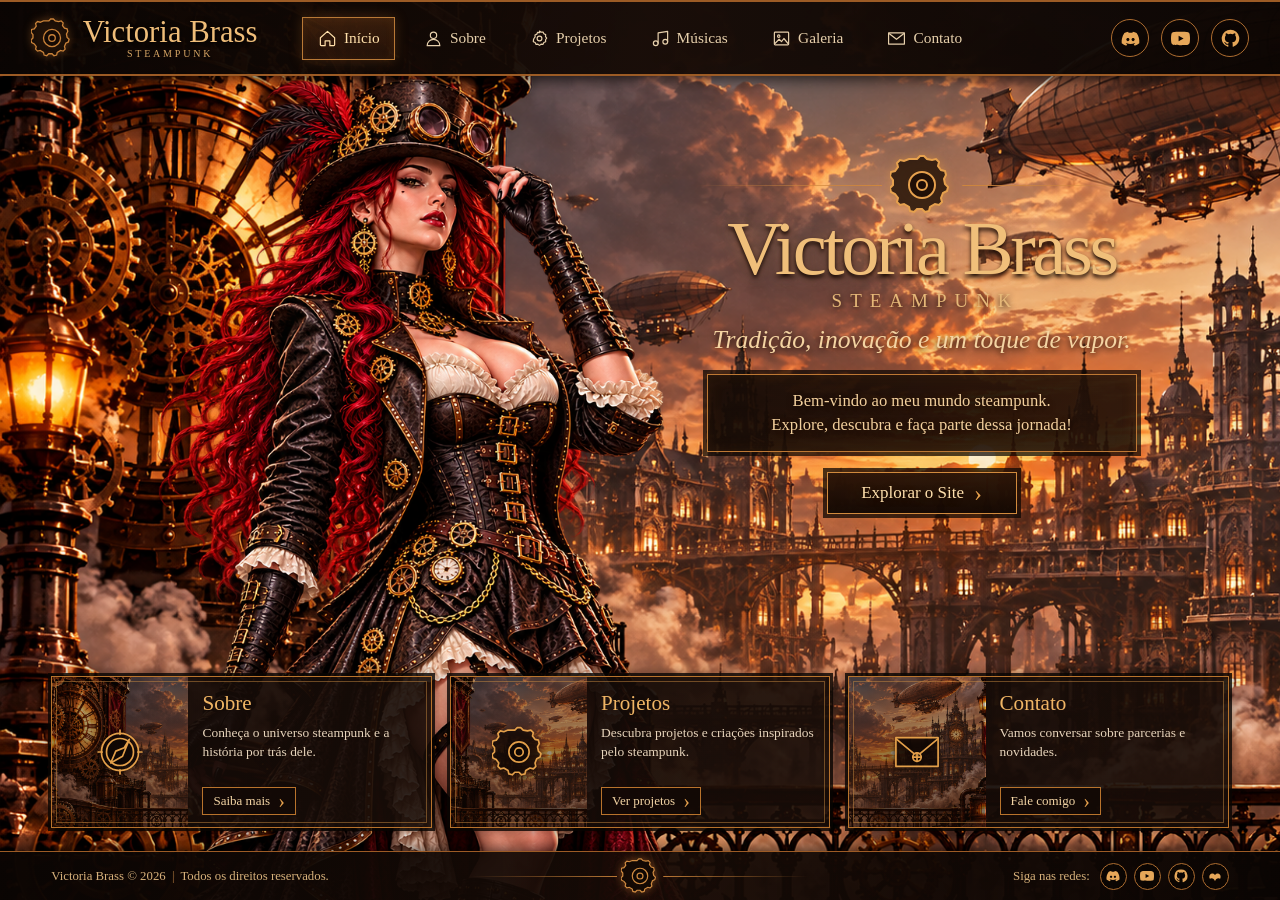
<file: inicio.html>
<!DOCTYPE html>
<html lang="pt-BR">
<head>
    <meta charset="UTF-8">
    <meta name="viewport" content="width=device-width, initial-scale=1.0">
    <link rel="icon" type="image/svg+xml" href="favicon.svg">
    <link rel="stylesheet" href="inicio.css">
    <title>Victoria Brass</title>
</head>
<body>
    <header id="inicio" class="site-header">
        <a class="brand" href="#inicio" aria-label="Victoria Brass - início">
            <svg class="brand__mark" viewBox="0 0 64 64" aria-hidden="true">
                <path d="m27 6 3-3h4l3 3 5 1 4-1 3 3-1 4 3 4 4 1 1 4-2 4 1 5 3 3-1 4-4 2-2 5 1 4-3 3-4-1-5 3-1 4-4 1-3-3h-5l-3 3-4-1-1-4-5-3-4 1-3-3 1-4-3-4-4-2-1-4 3-3v-5l-3-4 1-4 4-1 3-4-1-4 3-3 4 1 5-2Z"/>
                <circle cx="32" cy="32" r="13"/>
                <circle cx="32" cy="32" r="5"/>
            </svg>
            <span class="brand__title">Victoria Brass</span>
            <span class="brand__subtitle">STEAMPUNK</span>
        </a>

        <nav class="main-nav" aria-label="Navegação principal">
            <a class="main-nav__link is-active" href="#inicio" aria-current="page">
                <svg viewBox="0 0 24 24" aria-hidden="true"><path d="m3 11 9-8 9 8v9a1 1 0 0 1-1 1h-5v-6H9v6H4a1 1 0 0 1-1-1z"/></svg>
                <span>Início</span>
            </a>
            <a class="main-nav__link" href="sobre.html">
                <svg viewBox="0 0 24 24" aria-hidden="true"><circle cx="12" cy="8" r="4"/><path d="M4 21a8 8 0 0 1 16 0z"/></svg>
                <span>Sobre</span>
            </a>
            <a class="main-nav__link" href="projeto.html">
                <svg viewBox="0 0 24 24" aria-hidden="true"><path d="M12 2.5 14 4l2.5-.2 1 2.3 2.3 1-.2 2.5 1.5 2-1.5 2 .2 2.5-2.3 1-1 2.3-2.5-.2-2 1.5-2-1.5-2.5.2-1-2.3-2.3-1 .2-2.5L5 12l1.5-2-.2-2.5 2.3-1 1-2.3 2.4.3z"/><circle cx="12" cy="12" r="3"/></svg>
                <span>Projetos</span>
            </a>
            <a class="main-nav__link" href="musicas.html">
                <svg viewBox="0 0 24 24" aria-hidden="true"><path d="M9 18V5l12-2v13"/><circle cx="6" cy="18" r="3"/><circle cx="18" cy="16" r="3"/></svg>
                <span>Músicas</span>
            </a>
            <a class="main-nav__link" href="galeria.html">
                <svg viewBox="0 0 24 24" aria-hidden="true"><rect x="3" y="4" width="18" height="16" rx="1"/><circle cx="8.5" cy="9" r="1.5"/><path d="m4 18 5-5 3 3 3-4 5 6"/></svg>
                <span>Galeria</span>
            </a>
            <a class="main-nav__link" href="contato.html">
                <svg viewBox="0 0 24 24" aria-hidden="true"><path d="M2 5h20v14H2z"/><path d="m3 6 9 7 9-7"/></svg>
                <span>Contato</span>
            </a>
        </nav>

        <nav class="social-links" aria-label="Redes sociais">
            <a href="https://discord.com/" target="_blank" rel="noopener noreferrer" aria-label="Discord">
                <svg viewBox="0 0 24 24" aria-hidden="true">
                    <path d="M19.7 5.1a19 19 0 0 0-4.7-1.5l-.6 1.2a17.5 17.5 0 0 0-4.8 0L9 3.6a19 19 0 0 0-4.7 1.5C1.3 9.5.5 13.8.9 18a19 19 0 0 0 5.8 3l1.2-2a12 12 0 0 1-1.9-.9l.5-.4a13.6 13.6 0 0 0 11 0l.5.4a12 12 0 0 1-1.9.9l1.2 2a19 19 0 0 0 5.8-3c.5-4.9-.8-9.2-3.4-12.9ZM8.7 15.4c-1.1 0-2-.9-2-2s.9-2 2-2 2 .9 2 2-.9 2-2 2Zm6.6 0c-1.1 0-2-.9-2-2s.9-2 2-2 2 .9 2 2-.9 2-2 2Z"/>
                </svg>
            </a>
            <a href="https://www.youtube.com/" target="_blank" rel="noopener noreferrer" aria-label="YouTube">
                <svg viewBox="0 0 24 24" aria-hidden="true">
                    <path d="M23.5 6.2a3 3 0 0 0-2.1-2.1C19.5 3.6 12 3.6 12 3.6s-7.5 0-9.4.5A3 3 0 0 0 .5 6.2 31 31 0 0 0 0 12a31 31 0 0 0 .5 5.8 3 3 0 0 0 2.1 2.1c1.9.5 9.4.5 9.4.5s7.5 0 9.4-.5a3 3 0 0 0 2.1-2.1A31 31 0 0 0 24 12a31 31 0 0 0-.5-5.8ZM9.6 15.6V8.4l6.3 3.6-6.3 3.6Z"/>
                </svg>
            </a>
            <a href="https://github.com/joseyty" target="_blank" rel="noopener noreferrer" aria-label="GitHub">
                <svg viewBox="0 0 24 24" aria-hidden="true">
                    <path d="M12 .9a11.1 11.1 0 0 0-3.51 21.63c.56.1.76-.24.76-.54v-2.1c-3.1.67-3.76-1.32-3.76-1.32-.5-1.28-1.23-1.62-1.23-1.62-1.01-.69.08-.68.08-.68 1.12.08 1.71 1.15 1.71 1.15 1 1.71 2.62 1.22 3.26.93.1-.72.39-1.22.71-1.5-2.48-.28-5.09-1.24-5.09-5.53 0-1.22.44-2.21 1.15-2.99-.12-.28-.5-1.42.11-2.95 0 0 .94-.3 3.05 1.14a10.6 10.6 0 0 1 5.55 0c2.11-1.44 3.04-1.14 3.04-1.14.61 1.53.23 2.67.11 2.95.72.78 1.15 1.77 1.15 2.99 0 4.3-2.61 5.25-5.1 5.52.4.35.76 1.03.76 2.08v3.07c0 .3.2.65.77.54A11.1 11.1 0 0 0 12 .9Z"/>
                </svg>
            </a>
        </nav>
    </header>

    <div class="vic">
        <img class="Victoria" src="img/victoria-cross2k.png" alt="Personagem steampunk">
    </div>

    <section class="hero-copy" aria-labelledby="hero-title">
        <div class="hero-copy__ornament" aria-hidden="true">
            <span></span>
            <svg viewBox="0 0 64 64">
                <path d="m27 6 3-3h4l3 3 5 1 4-1 3 3-1 4 3 4 4 1 1 4-2 4 1 5 3 3-1 4-4 2-2 5 1 4-3 3-4-1-5 3-1 4-4 1-3-3h-5l-3 3-4-1-1-4-5-3-4 1-3-3 1-4-3-4-4-2-1-4 3-3v-5l-3-4 1-4 4-1 3-4-1-4 3-3 4 1 5-2Z"/>
                <circle cx="32" cy="32" r="13"/>
                <circle cx="32" cy="32" r="5"/>
            </svg>
            <span></span>
        </div>
        <h1 id="hero-title">Victoria Brass</h1>
        <p class="hero-copy__subtitle">STEAMPUNK</p>
        <p class="hero-copy__tagline">Tradição, inovação e um toque de vapor.</p>
        <div class="hero-copy__welcome">
            <p>Bem-vindo ao meu mundo steampunk.</p>
            <p>Explore, descubra e faça parte dessa jornada!</p>
        </div>
        <a class="hero-copy__button" href="#sobre">
            Explorar o Site <span aria-hidden="true">›</span>
        </a>
    </section>

    <main class="feature-cards" aria-label="Conheça Victoria Brass">
        <article class="feature-card" id="sobre">
            <div class="feature-card__art feature-card__art--about" aria-hidden="true">
                <svg viewBox="0 0 64 64">
                    <circle cx="32" cy="32" r="22"></circle>
                    <circle cx="32" cy="32" r="16"></circle>
                    <path d="M37 27 43 17 35 37 21 45 27 31Z"></path>
                    <path d="M32 6v5M32 53v5M6 32h5M53 32h5"></path>
                </svg>
            </div>
            <div class="feature-card__body">
                <h2>Sobre</h2>
                <p>Conheça o universo steampunk e a história por trás dele.</p>
                <details class="feature-card__details">
                    <summary>Saiba mais <span aria-hidden="true">›</span></summary>
                    <p class="feature-card__extra">Victoria Brass reúne inspiração, histórias e criações em uma jornada pela era do vapor.</p>
                </details>
            </div>
        </article>

        <article class="feature-card" id="projetos">
            <div class="feature-card__art feature-card__art--projects" aria-hidden="true">
                <svg viewBox="0 0 64 64">
                    <path d="m27 6 3-3h4l3 3 5 1 4-1 3 3-1 4 3 4 4 1 1 4-2 4 1 5 3 3-1 4-4 2-2 5 1 4-3 3-4-1-5 3-1 4-4 1-3-3h-5l-3 3-4-1-1-4-5-3-4 1-3-3 1-4-3-4-4-2-1-4 3-3v-5l-3-4 1-4 4-1 3-4-1-4 3-3 4 1 5-2Z"></path>
                    <circle cx="32" cy="32" r="12"></circle>
                    <circle cx="32" cy="32" r="5"></circle>
                </svg>
            </div>
            <div class="feature-card__body">
                <h2>Projetos</h2>
                <p>Descubra projetos e criações inspirados pelo steampunk.</p>
                <details class="feature-card__details">
                    <summary>Ver projetos <span aria-hidden="true">›</span></summary>
                    <p class="feature-card__extra">Novos projetos e experiências serão apresentados por aqui em breve.</p>
                </details>
            </div>
        </article>

        <article class="feature-card" id="contato">
            <div class="feature-card__art feature-card__art--contact" aria-hidden="true">
                <svg viewBox="0 0 64 64">
                    <path d="M7 15h50v34H7z"></path>
                    <path d="m8 17 24 20 24-20"></path>
                    <circle cx="32" cy="38" r="5"></circle>
                    <path d="M32 33v10M27 38h10"></path>
                </svg>
            </div>
            <div class="feature-card__body">
                <h2>Contato</h2>
                <p>Vamos conversar sobre parcerias e novidades.</p>
                <a class="feature-card__contact-link" href="contato.html">Fale comigo <span aria-hidden="true">›</span></a>
            </div>
        </article>
    </main>

    <footer class="site-footer">
        <p class="site-footer__copyright">Victoria Brass © 2026 <span aria-hidden="true">|</span> Todos os direitos reservados.</p>
        <div class="site-footer__ornament" aria-hidden="true">
            <span></span>
            <svg viewBox="0 0 64 64">
                <path d="m27 6 3-3h4l3 3 5 1 4-1 3 3-1 4 3 4 4 1 1 4-2 4 1 5 3 3-1 4-4 2-2 5 1 4-3 3-4-1-5 3-1 4-4 1-3-3h-5l-3 3-4-1-1-4-5-3-4 1-3-3 1-4-3-4-4-2-1-4 3-3v-5l-3-4 1-4 4-1 3-4-1-4 3-3 4 1 5-2Z"/>
                <circle cx="32" cy="32" r="13"/>
                <circle cx="32" cy="32" r="5"/>
            </svg>
            <span></span>
        </div>
        <div class="site-footer__social">
            <span class="site-footer__social-label">Siga nas redes:</span>
            <nav class="site-footer__links" aria-label="Redes sociais no rodapé">
                <a href="https://discord.com/" target="_blank" rel="noopener noreferrer" aria-label="Discord">
                    <svg viewBox="0 0 24 24" aria-hidden="true">
                        <path d="M19.7 5.1a19 19 0 0 0-4.7-1.5l-.6 1.2a17.5 17.5 0 0 0-4.8 0L9 3.6a19 19 0 0 0-4.7 1.5C1.3 9.5.5 13.8.9 18a19 19 0 0 0 5.8 3l1.2-2a12 12 0 0 1-1.9-.9l.5-.4a13.6 13.6 0 0 0 11 0l.5.4a12 12 0 0 1-1.9.9l1.2 2a19 19 0 0 0 5.8-3c.5-4.9-.8-9.2-3.4-12.9ZM8.7 15.4c-1.1 0-2-.9-2-2s.9-2 2-2 2 .9 2 2-.9 2-2 2Zm6.6 0c-1.1 0-2-.9-2-2s.9-2 2-2 2 .9 2 2-.9 2-2 2Z"/>
                    </svg>
                </a>
                <a href="https://www.youtube.com/" target="_blank" rel="noopener noreferrer" aria-label="YouTube">
                    <svg viewBox="0 0 24 24" aria-hidden="true">
                        <path d="M23.5 6.2a3 3 0 0 0-2.1-2.1C19.5 3.6 12 3.6 12 3.6s-7.5 0-9.4.5A3 3 0 0 0 .5 6.2 31 31 0 0 0 0 12a31 31 0 0 0 .5 5.8 3 3 0 0 0 2.1 2.1c1.9.5 9.4.5 9.4.5s7.5 0 9.4-.5a3 3 0 0 0 2.1-2.1A31 31 0 0 0 24 12a31 31 0 0 0-.5-5.8ZM9.6 15.6V8.4l6.3 3.6-6.3 3.6Z"/>
                    </svg>
                </a>
                <a href="https://github.com/joseyty" target="_blank" rel="noopener noreferrer" aria-label="GitHub">
                    <svg viewBox="0 0 24 24" aria-hidden="true">
                        <path d="M12 .9a11.1 11.1 0 0 0-3.51 21.63c.56.1.76-.24.76-.54v-2.1c-3.1.67-3.76-1.32-3.76-1.32-.5-1.28-1.23-1.62-1.23-1.62-1.01-.69.08-.68.08-.68 1.12.08 1.71 1.15 1.71 1.15 1 1.71 2.62 1.22 3.26.93.1-.72.39-1.22.71-1.5-2.48-.28-5.09-1.24-5.09-5.53 0-1.22.44-2.21 1.15-2.99-.12-.28-.5-1.42.11-2.95 0 0 .94-.3 3.05 1.14a10.6 10.6 0 0 1 5.55 0c2.11-1.44 3.04-1.14 3.04-1.14.61 1.53.23 2.67.11 2.95.72.78 1.15 1.77 1.15 2.99 0 4.3-2.61 5.25-5.1 5.52.4.35.76 1.03.76 2.08v3.07c0 .3.2.65.77.54A11.1 11.1 0 0 0 12 .9Z"/>
                    </svg>
                </a>
                <a href="https://x.com/" target="_blank" rel="noopener noreferrer" aria-label="X">
                    <svg viewBox="0 0 24 24" aria-hidden="true">
                        <path d="M12 21c-1.2-4.6-5.6-6.6-8.8-4.3C1.5 13.8 2.2 8.5 7 7.8c1.8-.2 3.5.7 5 2.3 1.5-1.6 3.2-2.5 5-2.3 4.8.7 5.5 6 3.8 8.9C17.6 14.4 13.2 16.4 12 21ZM8.3 5.9 6.8 3.7m8.9 2.2 1.5-2.2"/>
                    </svg>
                </a>
            </nav>
        </div>
    </footer>

</body>
</html>
</file>
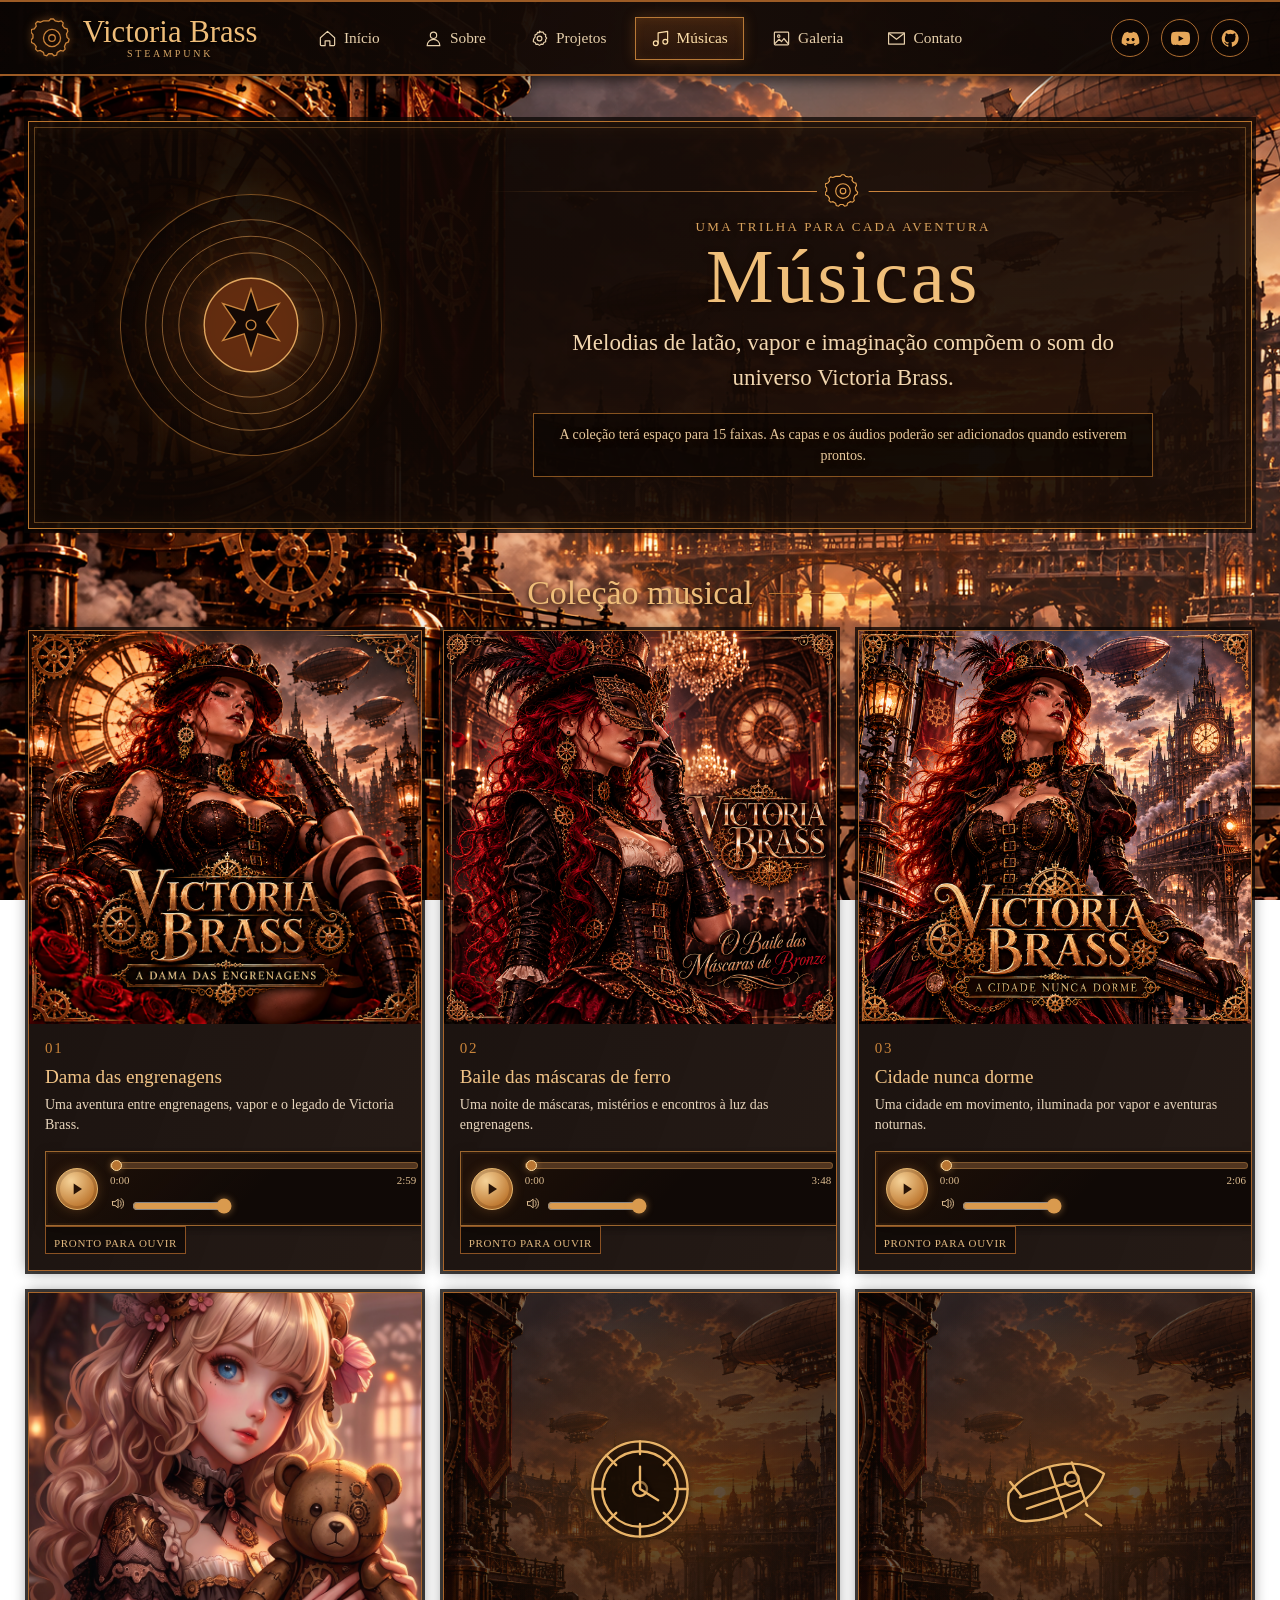
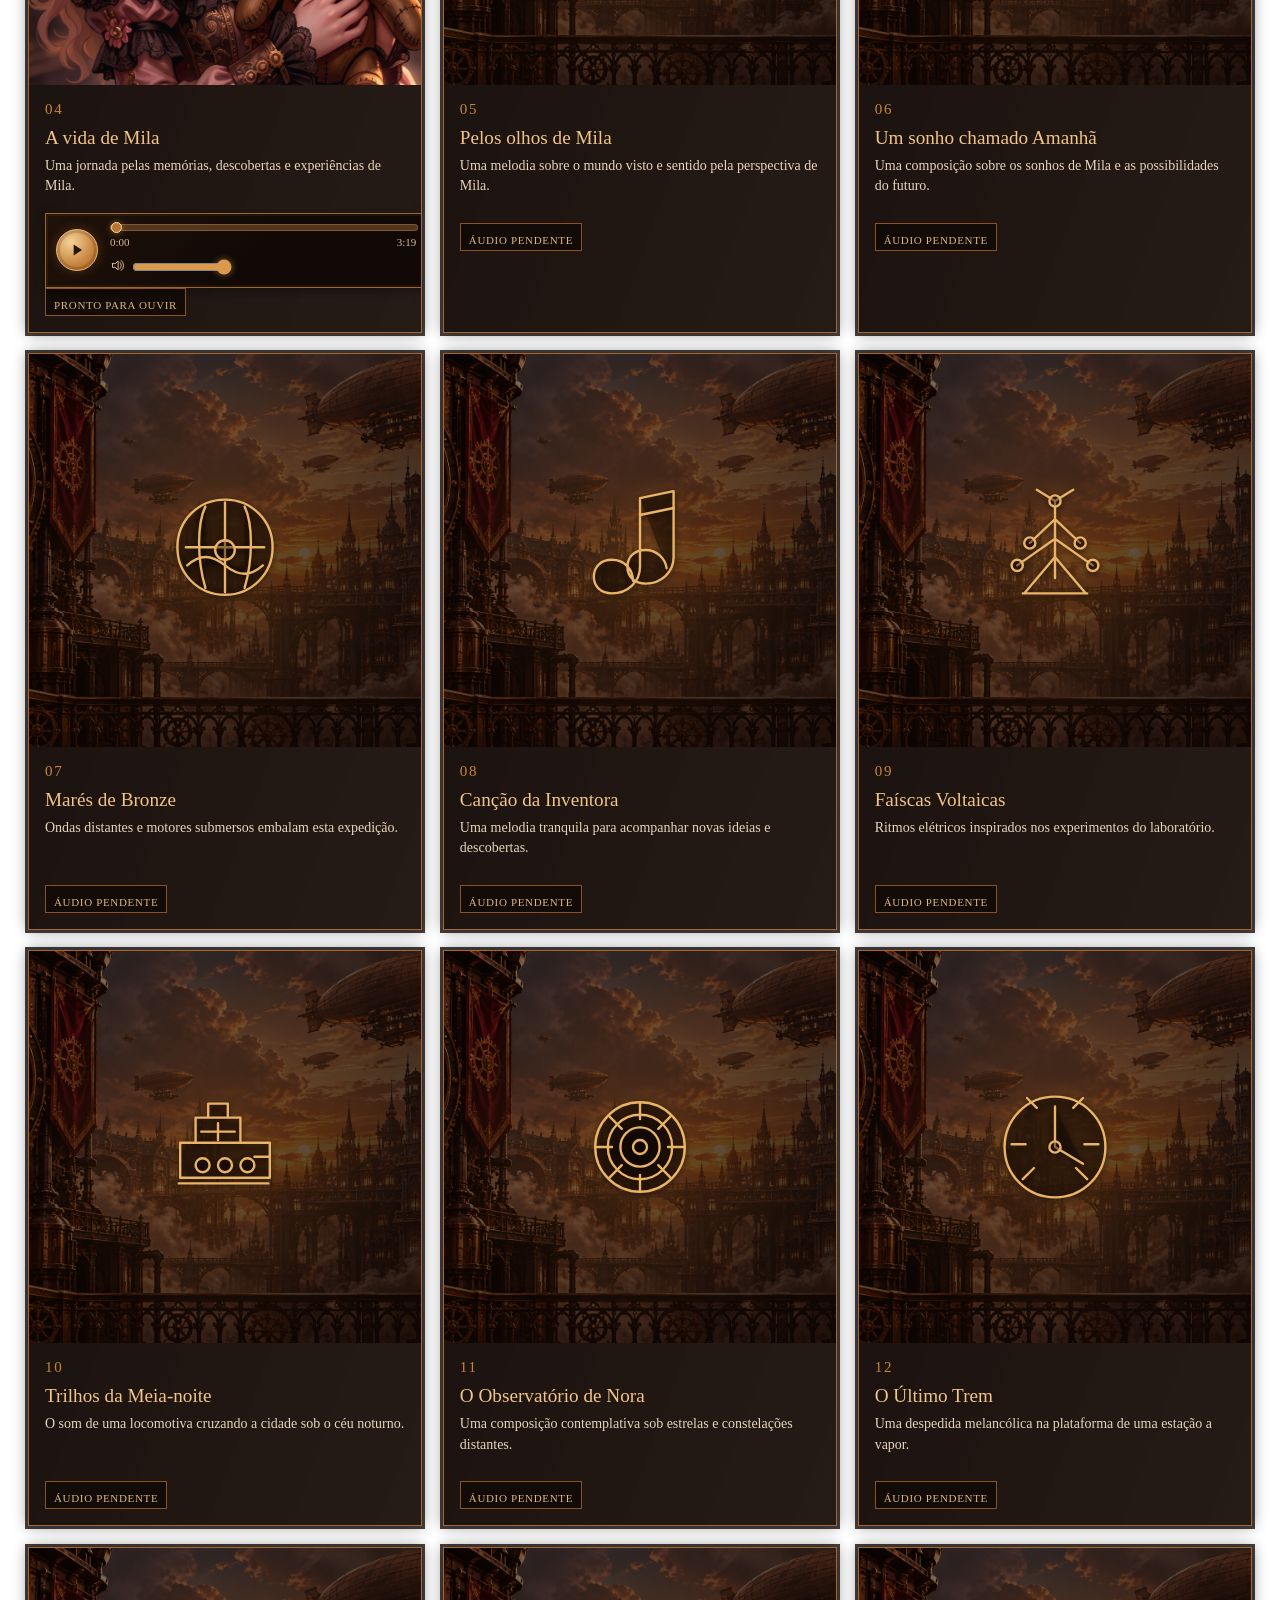
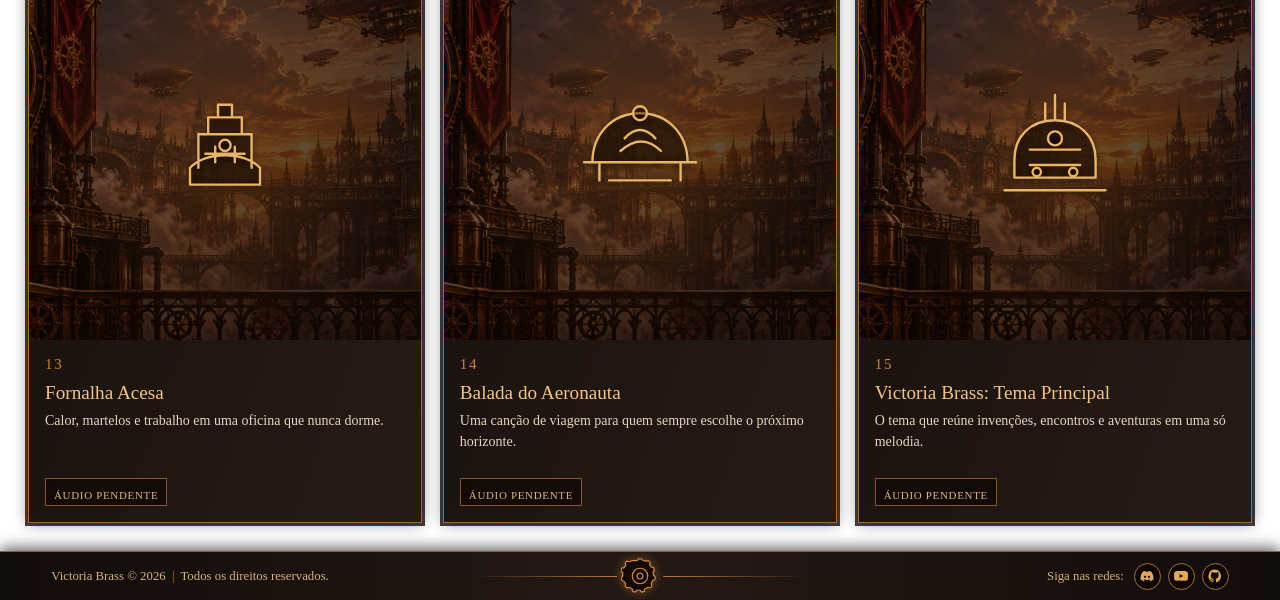
<file: musicas.html>
<!DOCTYPE html>
<html lang="pt-BR">
<head>
    <meta charset="UTF-8">
    <meta name="viewport" content="width=device-width, initial-scale=1.0">
    <meta name="theme-color" content="#100804">
    <meta name="description" content="Conheça as trilhas e melodias do universo Victoria Brass.">
    <link rel="icon" type="image/svg+xml" href="favicon.svg">
    <link rel="stylesheet" href="inicio.css">
    <link rel="stylesheet" href="musicas.css">
    <title>Músicas | Victoria Brass</title>
</head>
<body class="music-page">
    <header id="inicio" class="site-header">
        <a class="brand" href="inicio.html#inicio" aria-label="Victoria Brass - início">
            <svg class="brand__mark" viewBox="0 0 64 64" aria-hidden="true">
                <path d="m27 6 3-3h4l3 3 5 1 4-1 3 3-1 4 3 4 4 1 1 4-2 4 1 5 3 3-1 4-4 2-2 5 1 4-3 3-4-1-5 3-1 4-4 1-3-3h-5l-3 3-4-1-1-4-5-3-4 1-3-3 1-4-3-4-4-2-1-4 3-3v-5l-3-4 1-4 4-1 3-4-1-4 3-3 4 1 5-2Z"/>
                <circle cx="32" cy="32" r="13"/>
                <circle cx="32" cy="32" r="5"/>
            </svg>
            <span class="brand__title">Victoria Brass</span>
            <span class="brand__subtitle">STEAMPUNK</span>
        </a>

        <nav class="main-nav" aria-label="Navegação principal">
            <a class="main-nav__link" href="inicio.html#inicio">
                <svg viewBox="0 0 24 24" aria-hidden="true"><path d="m3 11 9-8 9 8v9a1 1 0 0 1-1 1h-5v-6H9v6H4a1 1 0 0 1-1-1z"/></svg>
                <span>Início</span>
            </a>
            <a class="main-nav__link" href="sobre.html">
                <svg viewBox="0 0 24 24" aria-hidden="true"><circle cx="12" cy="8" r="4"/><path d="M4 21a8 8 0 0 1 16 0z"/></svg>
                <span>Sobre</span>
            </a>
            <a class="main-nav__link" href="projeto.html">
                <svg viewBox="0 0 24 24" aria-hidden="true"><path d="M12 2.5 14 4l2.5-.2 1 2.3 2.3 1-.2 2.5 1.5 2-1.5 2 .2 2.5-2.3 1-1 2.3-2.5-.2-2 1.5-2-1.5-2.5.2-1-2.3-2.3-1 .2-2.5L5 12l1.5-2-.2-2.5 2.3-1 1-2.3 2.4.3z"/><circle cx="12" cy="12" r="3"/></svg>
                <span>Projetos</span>
            </a>
            <a class="main-nav__link is-active" href="musicas.html" aria-current="page">
                <svg viewBox="0 0 24 24" aria-hidden="true"><path d="M9 18V5l12-2v13"/><circle cx="6" cy="18" r="3"/><circle cx="18" cy="16" r="3"/></svg>
                <span>Músicas</span>
            </a>
            <a class="main-nav__link" href="galeria.html">
                <svg viewBox="0 0 24 24" aria-hidden="true"><rect x="3" y="4" width="18" height="16" rx="1"/><circle cx="8.5" cy="9" r="1.5"/><path d="m4 18 5-5 3 3 3-4 5 6"/></svg>
                <span>Galeria</span>
            </a>
            <a class="main-nav__link" href="contato.html">
                <svg viewBox="0 0 24 24" aria-hidden="true"><path d="M2 5h20v14H2z"/><path d="m3 6 9 7 9-7"/></svg>
                <span>Contato</span>
            </a>
        </nav>

        <nav class="social-links" aria-label="Redes sociais">
            <a href="https://discord.com/" target="_blank" rel="noopener noreferrer" aria-label="Discord">
                <svg viewBox="0 0 24 24" aria-hidden="true"><path d="M19.7 5.1a19 19 0 0 0-4.7-1.5l-.6 1.2a17.5 17.5 0 0 0-4.8 0L9 3.6a19 19 0 0 0-4.7 1.5C1.3 9.5.5 13.8.9 18a19 19 0 0 0 5.8 3l1.2-2a12 12 0 0 1-1.9-.9l.5-.4a13.6 13.6 0 0 0 11 0l.5.4a12 12 0 0 1-1.9.9l1.2 2a19 19 0 0 0 5.8-3c.5-4.9-.8-9.2-3.4-12.9ZM8.7 15.4c-1.1 0-2-.9-2-2s.9-2 2-2 2 .9 2 2-.9 2-2 2Zm6.6 0c-1.1 0-2-.9-2-2s.9-2 2-2 2 .9 2 2-.9 2-2 2Z"/></svg>
            </a>
            <a href="https://www.youtube.com/" target="_blank" rel="noopener noreferrer" aria-label="YouTube">
                <svg viewBox="0 0 24 24" aria-hidden="true"><path d="M23.5 6.2a3 3 0 0 0-2.1-2.1C19.5 3.6 12 3.6 12 3.6s-7.5 0-9.4.5A3 3 0 0 0 .5 6.2 31 31 0 0 0 0 12a31 31 0 0 0 .5 5.8 3 3 0 0 0 2.1 2.1c1.9.5 9.4.5 9.4.5s7.5 0 9.4-.5a3 3 0 0 0 2.1-2.1A31 31 0 0 0 24 12a31 31 0 0 0-.5-5.8ZM9.6 15.6V8.4l6.3 3.6-6.3 3.6Z"/></svg>
            </a>
            <a href="https://github.com/joseyty" target="_blank" rel="noopener noreferrer" aria-label="GitHub">
                <svg viewBox="0 0 24 24" aria-hidden="true"><path d="M12 .9a11.1 11.1 0 0 0-3.51 21.63c.56.1.76-.24.76-.54v-2.1c-3.1.67-3.76-1.32-3.76-1.32-.5-1.28-1.23-1.62-1.23-1.62-1.01-.69.08-.68.08-.68 1.12.08 1.71 1.15 1.71 1.15 1 1.71 2.62 1.22 3.26.93.1-.72.39-1.22.71-1.5-2.48-.28-5.09-.24-5.09-5.53 0-1.22.44-2.21 1.15-2.99-.12-.28-.5-1.42.11-2.95 0 0 .94-.3 3.05 1.14a10.6 10.6 0 0 1 5.55 0c2.11-1.44 3.04-1.14 3.04-1.14.61 1.53.23 2.67.11 2.95.72.78.71 1.15.11 2.99 0 4.3-2.61 5.25-5.1 5.52.4.35.76 1.03.76 2.08v3.07c0 .3.2.65.77.54A11.1 11.1 0 0 0 12 .9Z"/></svg>
            </a>
        </nav>
    </header>

    <main class="music-main" aria-labelledby="music-title">
        <section class="music-intro">
            <div class="music-intro__record" aria-hidden="true">
                <svg viewBox="0 0 240 240">
                    <circle class="record-groove" cx="120" cy="120" r="108"/>
                    <circle class="record-groove" cx="120" cy="120" r="91"/>
                    <circle class="record-groove" cx="120" cy="120" r="74"/>
                    <circle class="record-label" cx="120" cy="120" r="48"/>
                    <path d="m120 83 7 22 22-7-13 19 13 19-22-7-7 22-7-22-22 7 13-19-13-19 22 7Z"/>
                    <circle cx="120" cy="120" r="5"/>
                </svg>
            </div>
            <div class="music-intro__copy">
                <div class="music-ornament" aria-hidden="true"><span></span><svg viewBox="0 0 64 64"><path d="m27 6 3-3h4l3 3 5 1 4-1 3 3-1 4 3 4 4 1 1 4-2 4 1 5 3 3-1 4-4 2-2 5 1 4-3 3-4-1-5 3-1 4-4 1-3-3h-5l-3 3-4-1-1-4-5-3-4 1-3-3 1-4-3-4-4-2-1-4 3-3v-5l-3-4 1-4 4-1 3-4-1-4 3-3 4 1 5-2Z"/><circle cx="32" cy="32" r="13"/><circle cx="32" cy="32" r="5"/></svg><span></span></div>
                <p class="music-eyebrow">Uma trilha para cada aventura</p>
                <h1 id="music-title">Músicas</h1>
                <p class="music-lead">Melodias de latão, vapor e imaginação compõem o som do universo Victoria Brass.</p>
                <p class="music-note">A coleção terá espaço para 15 faixas. As capas e os áudios poderão ser adicionados quando estiverem prontos.</p>
            </div>
        </section>

        <section class="music-collection" aria-labelledby="collection-title">
            <div class="music-section-heading">
                <span></span>
                <h2 id="collection-title">Coleção musical</h2>
                <span></span>
            </div>
            <div class="music-grid">
                <article class="music-card">
                    <div class="music-card__art" aria-hidden="true"><img src="img/Capa a dama das engrenagens.png" alt=""></div>
                    <div class="music-card__body"><span class="music-card__number">01</span><div><h3>Dama das engrenagens</h3><p>Uma aventura entre engrenagens, vapor e o legado de Victoria Brass.</p></div><span class="music-card__status">Em preparação</span></div>
                </article>
                <article class="music-card">
                    <div class="music-card__art" aria-hidden="true"><img src="img/Capa o Baile das Mascaras de Ferro.png" alt=""></div>
                    <div class="music-card__body"><span class="music-card__number">02</span><div><h3>Baile das máscaras de ferro</h3><p>Uma noite de máscaras, mistérios e encontros à luz das engrenagens.</p></div><span class="music-card__status">Em preparação</span></div>
                </article>
                <article class="music-card">
                    <div class="music-card__art" aria-hidden="true"><img src="img/Capa a cidade nunca dorme.png" alt=""></div>
                    <div class="music-card__body"><span class="music-card__number">03</span><div><h3>Cidade nunca dorme</h3><p>Uma cidade em movimento, iluminada por vapor e aventuras noturnas.</p></div><span class="music-card__status">Em preparação</span></div>
                </article>
                <article class="music-card">
                    <div class="music-card__art" aria-hidden="true"><img src="img/mila art.jpg" alt="Arte da música A vida de Mila"></div>
                    <div class="music-card__body"><span class="music-card__number">04</span><div><h3>A vida de Mila</h3><p>Uma jornada pelas memórias, descobertas e experiências de Mila.</p></div><span class="music-card__status">Em preparação</span></div>
                </article>
                <article class="music-card">
                    <div class="music-card__art" aria-hidden="true"><svg viewBox="0 0 100 100"><circle cx="50" cy="50" r="34"/><circle cx="50" cy="50" r="27"/><circle cx="50" cy="50" r="5"/><path d="M50 16v9m0 50v9M16 50h9m50 0h9M26 26l7 7m34 34 7 7m0-48-7 7M33 67l-7 7M50 34v16l13 8"/></svg></div>
                    <div class="music-card__body"><span class="music-card__number">05</span><div><h3>Pelos olhos de Mila</h3><p>Uma melodia sobre o mundo visto e sentido pela perspectiva de Mila.</p></div><span class="music-card__status">Em preparação</span></div>
                </article>
                <article class="music-card">
                    <div class="music-card__art" aria-hidden="true"><svg viewBox="0 0 100 100"><path d="M17 53c15-20 48-28 68-14-6 18-31 34-56 34-9 0-14-6-12-20Z"/><path d="m25 56 39-12m-34 20 39-13M46 35l12 35m4-39 11 31M26 55l-8-10m54 23 11 8"/><circle cx="62" cy="43" r="5"/></svg></div>
                    <div class="music-card__body"><span class="music-card__number">06</span><div><h3>Um sonho chamado Amanhã</h3><p>Uma composição sobre os sonhos de Mila e as possibilidades do futuro.</p></div><span class="music-card__status">Em preparação</span></div>
                </article>
                <article class="music-card">
                    <div class="music-card__art" aria-hidden="true"><svg viewBox="0 0 100 100"><path d="M50 14c-19 0-34 15-34 34s15 34 34 34 34-15 34-34S69 14 50 14Z"/><path d="M23 61c9-8 17-8 27 0s18 8 27 0M22 48h56M36 19c-6 12-6 38 0 58m28-58c6 12 6 38 0 58M50 16v64"/><circle cx="50" cy="50" r="7"/></svg></div>
                    <div class="music-card__body"><span class="music-card__number">07</span><div><h3>Marés de Bronze</h3><p>Ondas distantes e motores submersos embalam esta expedição.</p></div><span class="music-card__status">Em preparação</span></div>
                </article>
                <article class="music-card">
                    <div class="music-card__art" aria-hidden="true"><svg viewBox="0 0 100 100"><path d="M50 13v49m0 0c0 11-9 19-20 19-8 0-13-5-13-12s5-12 13-12c9 0 15 7 15 15m5-59 24-5v47c0 11-9 19-20 19-8 0-13-5-13-12s5-12 13-12c8 0 14 6 15 13"/><path d="M50 25 74 20"/></svg></div>
                    <div class="music-card__body"><span class="music-card__number">08</span><div><h3>Canção da Inventora</h3><p>Uma melodia tranquila para acompanhar novas ideias e descobertas.</p></div><span class="music-card__status">Em preparação</span></div>
                </article>
                <article class="music-card">
                    <div class="music-card__art" aria-hidden="true"><svg viewBox="0 0 100 100"><path d="M50 15v55M50 15l13-8m-13 8-13-8M50 28l-18 17m18-17 18 17M50 42 23 61m27-19 27 19M50 55l-22 26m22-26 22 26M27 81h46"/><circle cx="50" cy="15" r="4"/><circle cx="32" cy="45" r="4"/><circle cx="68" cy="45" r="4"/><circle cx="23" cy="61" r="4"/><circle cx="77" cy="61" r="4"/></svg></div>
                    <div class="music-card__body"><span class="music-card__number">09</span><div><h3>Faíscas Voltaicas</h3><p>Ritmos elétricos inspirados nos experimentos do laboratório.</p></div><span class="music-card__status">Em preparação</span></div>
                </article>
                <article class="music-card">
                    <div class="music-card__art" aria-hidden="true"><svg viewBox="0 0 100 100"><path d="M18 72h64V47H18zM29 47V29h32v18m-23-18V19h14v10m19 28h10m-64 19h64"/><circle cx="34" cy="63" r="5"/><circle cx="50" cy="63" r="5"/><circle cx="66" cy="63" r="5"/><path d="M33 39h24m-12-6v12"/></svg></div>
                    <div class="music-card__body"><span class="music-card__number">10</span><div><h3>Trilhos da Meia-noite</h3><p>O som de uma locomotiva cruzando a cidade sob o céu noturno.</p></div><span class="music-card__status">Em preparação</span></div>
                </article>
                <article class="music-card">
                    <div class="music-card__art" aria-hidden="true"><svg viewBox="0 0 100 100"><circle cx="50" cy="50" r="32"/><circle cx="50" cy="50" r="23"/><circle cx="50" cy="50" r="14"/><circle cx="50" cy="50" r="5"/><path d="M50 18v12m0 40v12M18 50h12m40 0h12M28 28l9 9m26 26 9 9m0-44-9 9M37 63l-9 9"/></svg></div>
                    <div class="music-card__body"><span class="music-card__number">11</span><div><h3>O Observatório de Nora</h3><p>Uma composição contemplativa sob estrelas e constelações distantes.</p></div><span class="music-card__status">Em preparação</span></div>
                </article>
                <article class="music-card">
                    <div class="music-card__art" aria-hidden="true"><svg viewBox="0 0 100 100"><path d="M50 14c-20 0-36 16-36 36s16 36 36 36 36-16 36-36S70 14 50 14Z"/><path d="M50 21v29l20 12"/><path d="m63 22 7-7m-40 0 7 7M19 48h10m42 0h10M27 73l8-8m30 0 8 8"/><circle cx="50" cy="50" r="4"/></svg></div>
                    <div class="music-card__body"><span class="music-card__number">12</span><div><h3>O Último Trem</h3><p>Uma despedida melancólica na plataforma de uma estação a vapor.</p></div><span class="music-card__status">Em preparação</span></div>
                </article>
                <article class="music-card">
                    <div class="music-card__art" aria-hidden="true"><svg viewBox="0 0 100 100"><path d="M25 67c11-12 39-12 50 0v12H25zM31 67V43h38v24M38 43V31h24v12m-17-12V22h10v9"/><path d="M36 57h28m-21-5v11m14-11v11"/><circle cx="50" cy="51" r="4"/></svg></div>
                    <div class="music-card__body"><span class="music-card__number">13</span><div><h3>Fornalha Acesa</h3><p>Calor, martelos e trabalho em uma oficina que nunca dorme.</p></div><span class="music-card__status">Em preparação</span></div>
                </article>
                <article class="music-card">
                    <div class="music-card__art" aria-hidden="true"><svg viewBox="0 0 100 100"><path d="M16 63c0-20 14-35 34-35s34 15 34 35M10 63h80M21 63v13m58-13v13M28 76h44M39 46c7-8 15-8 22 0m-25 9c10-9 20-9 29 0"/><circle cx="50" cy="28" r="5"/></svg></div>
                    <div class="music-card__body"><span class="music-card__number">14</span><div><h3>Balada do Aeronauta</h3><p>Uma canção de viagem para quem sempre escolhe o próximo horizonte.</p></div><span class="music-card__status">Em preparação</span></div>
                </article>
                <article class="music-card">
                    <div class="music-card__art" aria-hidden="true"><svg viewBox="0 0 100 100"><path d="M50 15v18m0 0c-18 0-29 12-29 28v13h58V61c0-16-11-28-29-28Z"/><path d="M32 54h36m-36 11h36m-25-32V21m14 12V21M14 83h72"/><circle cx="50" cy="46" r="5"/><circle cx="37" cy="70" r="3"/><circle cx="63" cy="70" r="3"/></svg></div>
                    <div class="music-card__body"><span class="music-card__number">15</span><div><h3>Victoria Brass: Tema Principal</h3><p>O tema que reúne invenções, encontros e aventuras em uma só melodia.</p></div><span class="music-card__status">Em preparação</span></div>
                </article>
            </div>
        </section>
    </main>

    <footer class="site-footer">
        <p class="site-footer__copyright">Victoria Brass © 2026 <span aria-hidden="true">|</span> Todos os direitos reservados.</p>
        <div class="site-footer__ornament" aria-hidden="true">
            <span></span>
            <svg viewBox="0 0 64 64"><path d="m27 6 3-3h4l3 3 5 1 4-1 3 3-1 4 3 4 4 1 1 4-2 4 1 5 3 3-1 4-4 2-2 5 1 4-3 3-4-1-5 3-1 4-4 1-3-3h-5l-3 3-4-1-1-4-5-3-4 1-3-3 1-4-3-4-4-2-1-4 3-3v-5l-3-4 1-4 4-1 3-4-1-4 3-3 4 1 5-2Z"/><circle cx="32" cy="32" r="13"/><circle cx="32" cy="32" r="5"/></svg>
            <span></span>
        </div>
        <div class="site-footer__social">
            <span class="site-footer__social-label">Siga nas redes:</span>
            <nav class="site-footer__links" aria-label="Redes sociais no rodapé">
                <a href="https://discord.com/" target="_blank" rel="noopener noreferrer" aria-label="Discord"><svg viewBox="0 0 24 24" aria-hidden="true"><path d="M19.7 5.1a19 19 0 0 0-4.7-1.5l-.6 1.2a17.5 17.5 0 0 0-4.8 0L9 3.6a19 19 0 0 0-4.7 1.5C1.3 9.5.5 13.8.9 18a19 19 0 0 0 5.8 3l1.2-2a12 12 0 0 1-1.9-.9l.5-.4a13.6 13.6 0 0 0 11 0l.5.4a12 12 0 0 1-1.9.9l1.2 2a19 19 0 0 0 5.8-3c.5-4.9-.8-9.2-3.4-12.9ZM8.7 15.4c-1.1 0-2-.9-2-2s.9-2 2-2 2 .9 2 2-.9 2-2 2Zm6.6 0c-1.1 0-2-.9-2-2s.9-2 2-2 2 .9 2 2-.9 2-2 2Z"/></svg></a>
                <a href="https://www.youtube.com/" target="_blank" rel="noopener noreferrer" aria-label="YouTube"><svg viewBox="0 0 24 24" aria-hidden="true"><path d="M23.5 6.2a3 3 0 0 0-2.1-2.1C19.5 3.6 12 3.6 12 3.6s-7.5 0-9.4.5A3 3 0 0 0 .5 6.2 31 31 0 0 0 0 12a31 31 0 0 0 .5 5.8 3 3 0 0 0 2.1 2.1c1.9.5 9.4.5 9.4.5s7.5 0 9.4-.5a3 3 0 0 0 2.1-2.1A31 31 0 0 0 24 12a31 31 0 0 0-.5-5.8ZM9.6 15.6V8.4l6.3 3.6-6.3 3.6Z"/></svg></a>
                <a href="https://github.com/joseyty" target="_blank" rel="noopener noreferrer" aria-label="GitHub"><svg viewBox="0 0 24 24" aria-hidden="true"><path d="M12 .9a11.1 11.1 0 0 0-3.51 21.63c.56.1.76-.24.76-.54v-2.1c-3.1.67-3.76-1.32-3.76-1.32-.5-1.28-1.23-1.62-1.23-1.62-1.01-.69.08-.68.08-.68 1.12.08 1.71 1.15 1.71 1.15 1 1.71 2.62 1.22 3.26.93.1-.72.39-1.22.71-1.5-2.48-.28-5.09-.24-5.09-5.53 0-1.22.44-2.21 1.15-2.99-.12-.28-.5-1.42.11-2.95 0 0 .94-.3 3.05 1.14a10.6 10.6 0 0 1 5.55 0c2.11-1.44 3.04-1.14 3.04-1.14.61 1.53.23 2.67.11 2.95.72.78.71 1.15.11 2.99 0 4.3-2.61 5.25-5.1 5.52.4.35.76 1.03.76 2.08v3.07c0 .3.2.65.77.54A11.1 11.1 0 0 0 12 .9Z"/></svg></a>
            </nav>
        </div>
    </footer>
    <script src="musicas.js" defer></script>
</body>
</html>
</file>
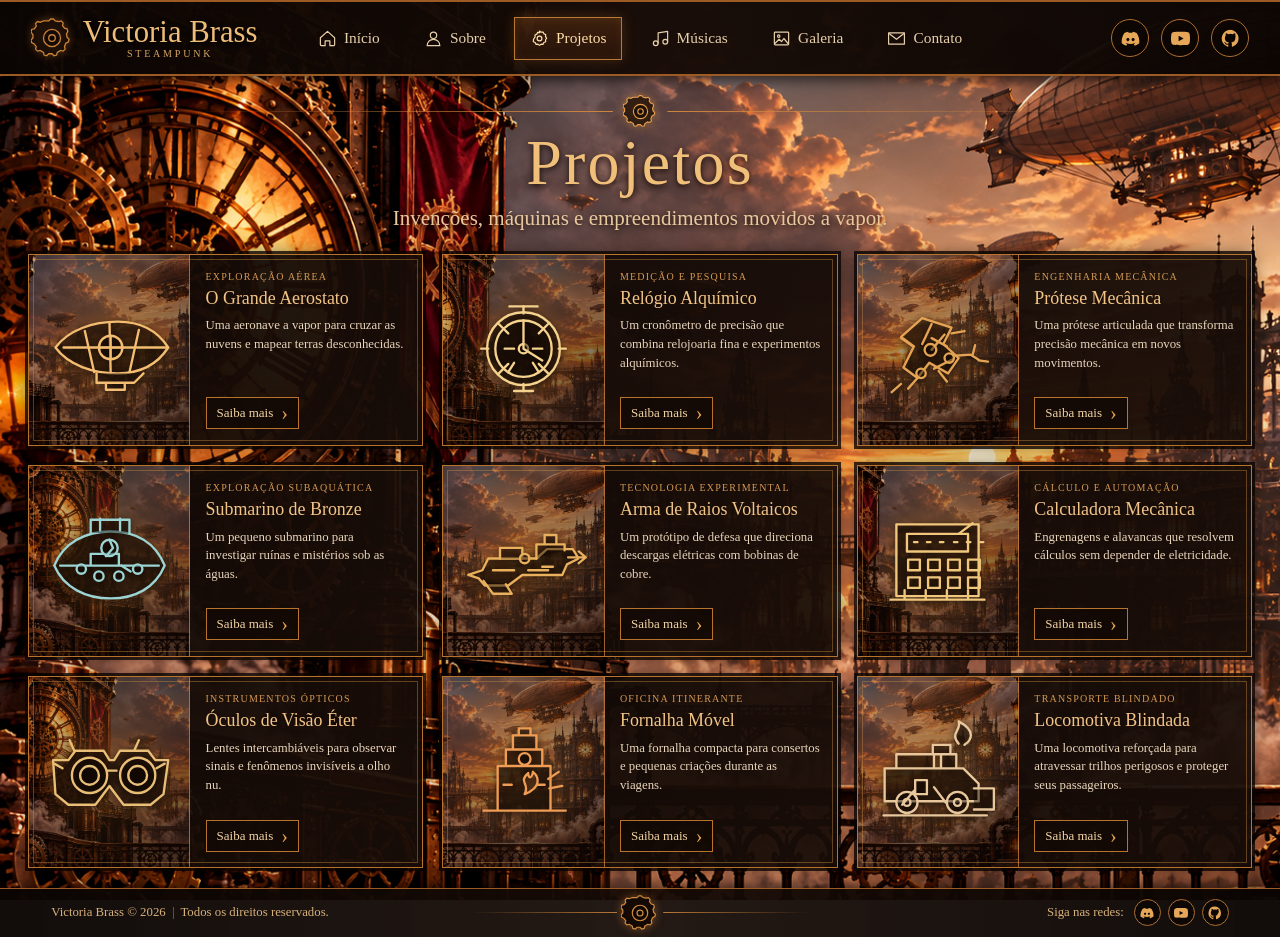
<file: projeto.html>
<!DOCTYPE html>
<html lang="pt-BR">
<head>
    <meta charset="UTF-8">
    <meta name="viewport" content="width=device-width, initial-scale=1.0">
    <meta name="theme-color" content="#100804">
    <meta name="description" content="Explore as invenções, máquinas e projetos steampunk de Victoria Brass.">
    <link rel="icon" type="image/svg+xml" href="favicon.svg">
    <link rel="stylesheet" href="inicio.css">
    <link rel="stylesheet" href="projeto.css">
    <title>Projetos | Victoria Brass</title>
</head>
<body class="projects-page">
    <header id="inicio" class="site-header">
        <a class="brand" href="inicio.html#inicio" aria-label="Victoria Brass - início">
            <svg class="brand__mark" viewBox="0 0 64 64" aria-hidden="true">
                <path d="m27 6 3-3h4l3 3 5 1 4-1 3 3-1 4 3 4 4 1 1 4-2 4 1 5 3 3-1 4-4 2-2 5 1 4-3 3-4-1-5 3-1 4-4 1-3-3h-5l-3 3-4-1-1-4-5-3-4 1-3-3 1-4-3-4-4-2-1-4 3-3v-5l-3-4 1-4 4-1 3-4-1-4 3-3 4 1 5-2Z"/>
                <circle cx="32" cy="32" r="13"/>
                <circle cx="32" cy="32" r="5"/>
            </svg>
            <span class="brand__title">Victoria Brass</span>
            <span class="brand__subtitle">STEAMPUNK</span>
        </a>

        <nav class="main-nav" aria-label="Navegação principal">
            <a class="main-nav__link" href="inicio.html#inicio">
                <svg viewBox="0 0 24 24" aria-hidden="true"><path d="m3 11 9-8 9 8v9a1 1 0 0 1-1 1h-5v-6H9v6H4a1 1 0 0 1-1-1z"/></svg>
                <span>Início</span>
            </a>
            <a class="main-nav__link" href="sobre.html">
                <svg viewBox="0 0 24 24" aria-hidden="true"><circle cx="12" cy="8" r="4"/><path d="M4 21a8 8 0 0 1 16 0z"/></svg>
                <span>Sobre</span>
            </a>
            <a class="main-nav__link is-active" href="projeto.html" aria-current="page">
                <svg viewBox="0 0 24 24" aria-hidden="true"><path d="M12 2.5 14 4l2.5-.2 1 2.3 2.3 1-.2 2.5 1.5 2-1.5 2 .2 2.5-2.3 1-1 2.3-2.5-.2-2 1.5-2-1.5-2.5.2-1-2.3-2.3-1 .2-2.5L5 12l1.5-2-.2-2.5 2.3-1 1-2.3 2.4.3z"/><circle cx="12" cy="12" r="3"/></svg>
                <span>Projetos</span>
            </a>
            <a class="main-nav__link" href="musicas.html">
                <svg viewBox="0 0 24 24" aria-hidden="true"><path d="M9 18V5l12-2v13"/><circle cx="6" cy="18" r="3"/><circle cx="18" cy="16" r="3"/></svg>
                <span>Músicas</span>
            </a>
            <a class="main-nav__link" href="galeria.html">
                <svg viewBox="0 0 24 24" aria-hidden="true"><rect x="3" y="4" width="18" height="16" rx="1"/><circle cx="8.5" cy="9" r="1.5"/><path d="m4 18 5-5 3 3 3-4 5 6"/></svg>
                <span>Galeria</span>
            </a>
            <a class="main-nav__link" href="contato.html">
                <svg viewBox="0 0 24 24" aria-hidden="true"><path d="M2 5h20v14H2z"/><path d="m3 6 9 7 9-7"/></svg>
                <span>Contato</span>
            </a>
        </nav>

        <nav class="social-links" aria-label="Redes sociais">
            <a href="https://discord.com/" target="_blank" rel="noopener noreferrer" aria-label="Discord">
                <svg viewBox="0 0 24 24" aria-hidden="true"><path d="M19.7 5.1a19 19 0 0 0-4.7-1.5l-.6 1.2a17.5 17.5 0 0 0-4.8 0L9 3.6a19 19 0 0 0-4.7 1.5C1.3 9.5.5 13.8.9 18a19 19 0 0 0 5.8 3l1.2-2a12 12 0 0 1-1.9-.9l.5-.4a13.6 13.6 0 0 0 11 0l.5.4a12 12 0 0 1-1.9.9l1.2 2a19 19 0 0 0 5.8-3c.5-4.9-.8-9.2-3.4-12.9ZM8.7 15.4c-1.1 0-2-.9-2-2s.9-2 2-2 2 .9 2 2-.9 2-2 2Zm6.6 0c-1.1 0-2-.9-2-2s.9-2 2-2 2 .9 2 2-.9 2-2 2Z"/></svg>
            </a>
            <a href="https://www.youtube.com/" target="_blank" rel="noopener noreferrer" aria-label="YouTube">
                <svg viewBox="0 0 24 24" aria-hidden="true"><path d="M23.5 6.2a3 3 0 0 0-2.1-2.1C19.5 3.6 12 3.6 12 3.6s-7.5 0-9.4.5A3 3 0 0 0 .5 6.2 31 31 0 0 0 0 12a31 31 0 0 0 .5 5.8 3 3 0 0 0 2.1 2.1c1.9.5 9.4.5 9.4.5s7.5 0 9.4-.5a3 3 0 0 0 2.1-2.1A31 31 0 0 0 24 12a31 31 0 0 0-.5-5.8ZM9.6 15.6V8.4l6.3 3.6-6.3 3.6Z"/></svg>
            </a>
            <a href="https://github.com/joseyty" target="_blank" rel="noopener noreferrer" aria-label="GitHub">
                <svg viewBox="0 0 24 24" aria-hidden="true"><path d="M12 .9a11.1 11.1 0 0 0-3.51 21.63c.56.1.76-.24.76-.54v-2.1c-3.1.67-3.76-1.32-3.76-1.32-.5-1.28-1.23-1.62-1.23-1.62-1.01-.69.08-.68.08-.68 1.12.08 1.71 1.15 1.71 1.15 1 1.71 2.62 1.22 3.26.93.1-.72.39-1.22.71-1.5-2.48-.28-5.09-1.24-5.09-5.53 0-1.22.44-2.21 1.15-2.99-.12-.28-.5-1.42.11-2.95 0 0 .94-.3 3.05 1.14a10.6 10.6 0 0 1 5.55 0c2.11-1.44 3.04-1.14 3.04-1.14.61 1.53.23 2.67.11 2.95.72.78.71 1.15.11 2.99 0 4.3-2.61 5.25-5.1 5.52.4.35.76 1.03.76 2.08v3.07c0 .3.2.65.77.54A11.1 11.1 0 0 0 12 .9Z"/></svg>
            </a>
        </nav>
    </header>

    <main class="projects-main" aria-labelledby="projects-title">
        <header class="projects-heading">
            <div class="projects-heading__ornament" aria-hidden="true">
                <span></span>
                <svg viewBox="0 0 64 64"><path d="m27 6 3-3h4l3 3 5 1 4-1 3 3-1 4 3 4 4 1 1 4-2 4 1 5 3 3-1 4-4 2-2 5 1 4-3 3-4-1-5 3-1 4-4 1-3-3h-5l-3 3-4-1-1-4-5-3-4 1-3-3 1-4-3-4-4-2-1-4 3-3v-5l-3-4 1-4 4-1 3-4-1-4 3-3 4 1 5-2Z"/><circle cx="32" cy="32" r="13"/><circle cx="32" cy="32" r="5"/></svg>
                <span></span>
            </div>
            <h1 id="projects-title">Projetos</h1>
            <p>Invenções, máquinas e empreendimentos movidos a vapor.</p>
        </header>

        <section class="projects-grid" aria-label="Projetos de Victoria Brass">
            <article class="project-card">
                <div class="project-card__art project-card__art--airship" aria-hidden="true"><svg viewBox="0 0 120 90"><path d="M14 43c11-15 32-22 53-22s34 8 43 22c-9 14-22 22-43 22S25 58 14 43Z"/><path d="M49 65v8h32l8-8M57 73v6h16v-6M21 43h88M60 22l1 42M85 28l-8 36M39 29l8 35"/><circle cx="61" cy="43" r="10"/><path d="M61 33v20m-10-10h20"/></svg></div>
                <div class="project-card__body"><span class="project-card__category">Exploração aérea</span><h2>O Grande Aerostato</h2><p>Uma aeronave a vapor para cruzar as nuvens e mapear terras desconhecidas.</p><details class="project-card__details"><summary>Saiba mais <span aria-hidden="true">›</span></summary><p>Com casco reforçado e motores de pressão ajustável, o aerostato é a oficina e o posto de observação de Victoria durante suas expedições.</p></details></div>
            </article>
            <article class="project-card">
                <div class="project-card__art project-card__art--clock" aria-hidden="true"><svg viewBox="0 0 120 90"><circle cx="60" cy="44" r="31"/><circle cx="60" cy="44" r="24"/><circle cx="60" cy="44" r="4"/><path d="M60 20v24l16 10M60 8v6m0 60v6M24 44h6m60 0h6M39 23l8 8m26 26 8 8M81 23l-8 8M39 65l8-8M60 20v8m-16 16h8m16 0h8M52 56l-5 8m21-8 5 8"/><path d="M48 8h24m-20 72h16"/></svg></div>
                <div class="project-card__body"><span class="project-card__category">Medição e pesquisa</span><h2>Relógio Alquímico</h2><p>Um cronômetro de precisão que combina relojoaria fina e experimentos alquímicos.</p><details class="project-card__details"><summary>Saiba mais <span aria-hidden="true">›</span></summary><p>Seus mostradores auxiliares acompanham temperatura, pressão e o tempo de cada reação na bancada de Victoria.</p></details></div>
            </article>
            <article class="project-card">
                <div class="project-card__art project-card__art--prosthesis" aria-hidden="true"><svg viewBox="0 0 120 90"><path d="m47 18 25 8-7 14 13 12-9 13-16-9-10 13-12-9 9-18-11-8Z"/><path d="m55 23-8 17m19-8-11 13m18 8-16 8m-2-26 13 7M43 69l-8 9m26-15 7 9m-29-30-10-7m43-4 11-2"/><circle cx="54" cy="45" r="5"/><circle cx="70" cy="52" r="4"/><circle cx="46" cy="65" r="4"/><path d="m29 74-8 7m54-31 13-1 8 5m-6-5 2-8m3 13 8 1"/></svg></div>
                <div class="project-card__body"><span class="project-card__category">Engenharia mecânica</span><h2>Prótese Mecânica</h2><p>Uma prótese articulada que transforma precisão mecânica em novos movimentos.</p><details class="project-card__details"><summary>Saiba mais <span aria-hidden="true">›</span></summary><p>Feita de bronze, couro e pequenas engrenagens, a estrutura foi pensada para ser resistente, ajustável e confortável.</p></details></div>
            </article>
            <article class="project-card">
                <div class="project-card__art project-card__art--submarine" aria-hidden="true"><svg viewBox="0 0 120 90"><path d="M13 49c8-20 27-29 48-29s38 9 46 29c-8 19-25 28-46 28S21 68 13 49Z"/><path d="M44 21V10h33v12m-25-3V9m17 10V9M18 49h84m-58 0V39h24v10"/><circle cx="60" cy="34" r="7"/><circle cx="36" cy="52" r="4"/><circle cx="51" cy="58" r="4"/><circle cx="68" cy="58" r="4"/><circle cx="84" cy="52" r="4"/><path d="m60 27 3 7-6 7m13 8 8 5"/></svg></div>
                <div class="project-card__body"><span class="project-card__category">Exploração subaquática</span><h2>Submarino de Bronze</h2><p>Um pequeno submarino para investigar ruínas e mistérios sob as águas.</p><details class="project-card__details"><summary>Saiba mais <span aria-hidden="true">›</span></summary><p>O casco selado e a cabine de observação permitem navegar em águas profundas sem perder de vista o mundo exterior.</p></details></div>
            </article>
            <article class="project-card">
                <div class="project-card__art project-card__art--rifle" aria-hidden="true"><svg viewBox="0 0 120 90"><path d="m13 57 12-4 5-10h41l9-8h22l5 8-10 5-4 9H59l-12 9H27l-5-6Z"/><path d="M71 43V31h24v5m-17-5v-8h10v8M40 43v-9h19v9M34 53h18m12 0h17m-36 12 5 8H34l-8-11m50-12h9"/><circle cx="61" cy="43" r="4"/><path d="M98 42h13m-4-5 6 5-6 5"/></svg></div>
                <div class="project-card__body"><span class="project-card__category">Tecnologia experimental</span><h2>Arma de Raios Voltaicos</h2><p>Um protótipo de defesa que direciona descargas elétricas com bobinas de cobre.</p><details class="project-card__details"><summary>Saiba mais <span aria-hidden="true">›</span></summary><p>O projeto é uma peça experimental de ficção, criada para o universo de aventuras de Victoria Brass.</p></details></div>
            </article>
            <article class="project-card">
                <div class="project-card__art project-card__art--calculator" aria-hidden="true"><svg viewBox="0 0 120 90"><path d="M25 14h70v61H25zM34 22h52v15H34zM35 44h10v9H35zm17 0h10v9H52zm17 0h10v9H69zm17 0h10v9H86zM35 59h10v9H35zm17 0h10v9H52zm17 0h10v9H69zm17 0h10v9H86z"/><path d="M40 29h3m8 0h3m8 0h3m9 0h3m8 0h3m8 0h3M20 78h80m-68-8v8m18-8v8m18-8v8m18-8v8m-8-56 12-9"/></svg></div>
                <div class="project-card__body"><span class="project-card__category">Cálculo e automação</span><h2>Calculadora Mecânica</h2><p>Engrenagens e alavancas que resolvem cálculos sem depender de eletricidade.</p><details class="project-card__details"><summary>Saiba mais <span aria-hidden="true">›</span></summary><p>Discos numerados e rodas dentadas trabalham juntos para registrar operações e simplificar contas complexas.</p></details></div>
            </article>
            <article class="project-card">
                <div class="project-card__art project-card__art--goggles" aria-hidden="true"><svg viewBox="0 0 120 90"><path d="M12 35h13l6-8h24l5 8h4l5-8h24l6 8h11l-4 29-11 9H72L60 57 48 73H25l-11-9Z"/><circle cx="43" cy="48" r="15"/><circle cx="84" cy="48" r="15"/><circle cx="43" cy="48" r="8"/><circle cx="84" cy="48" r="8"/><path d="M58 44h8m-36-17-4-9m55 9 4-9M20 42l-7-4m87 4 7-4"/></svg></div>
                <div class="project-card__body"><span class="project-card__category">Instrumentos ópticos</span><h2>Óculos de Visão Éter</h2><p>Lentes intercambiáveis para observar sinais e fenômenos invisíveis a olho nu.</p><details class="project-card__details"><summary>Saiba mais <span aria-hidden="true">›</span></summary><p>Uma armação ajustável abriga filtros coloridos e lentes de aumento para as investigações mais incomuns.</p></details></div>
            </article>
            <article class="project-card">
                <div class="project-card__art project-card__art--furnace" aria-hidden="true"><svg viewBox="0 0 120 90"><path d="M38 40h45v38H38zM45 40V26h31v14m-25-14V14h20v12m-15-12V8h10v6m-2 32c-9 8 2 9-3 18 15-6 12-15 7-19-1 6-4 6-4 1ZM26 78h70M43 56h7m22 0h6"/><circle cx="61" cy="34" r="5"/><path d="m81 51 9-6m-8 14 11-2"/></svg></div>
                <div class="project-card__body"><span class="project-card__category">Oficina itinerante</span><h2>Fornalha Móvel</h2><p>Uma fornalha compacta para consertos e pequenas criações durante as viagens.</p><details class="project-card__details"><summary>Saiba mais <span aria-hidden="true">›</span></summary><p>Montada sobre rodas e alimentada a vapor, a oficina leva ferramentas essenciais para onde a aventura chamar.</p></details></div>
            </article>
            <article class="project-card">
                <div class="project-card__art project-card__art--locomotive" aria-hidden="true"><svg viewBox="0 0 120 90"><path d="M15 42h67l13 13v15H15zM25 30h32v12H25zm38 0h13v12H63zm-7-8h15v8H56zm22-1c-8-9 3-12 0-19 15 8 11 16 5 20"/><circle cx="34" cy="71" r="9"/><circle cx="77" cy="71" r="9"/><circle cx="34" cy="71" r="3"/><circle cx="77" cy="71" r="3"/><path d="M14 82h88m-72-9 10-12m27 10-10-13m34 1h17v18H91m-50-25h10v12H41z"/></svg></div>
                <div class="project-card__body"><span class="project-card__category">Transporte blindado</span><h2>Locomotiva Blindada</h2><p>Uma locomotiva reforçada para atravessar trilhos perigosos e proteger seus passageiros.</p><details class="project-card__details"><summary>Saiba mais <span aria-hidden="true">›</span></summary><p>Placas de bronze, rodas reforçadas e uma cabine adaptada fazem deste trem um refúgio sobre trilhos.</p></details></div>
            </article>
        </section>
    </main>

    <footer class="site-footer">
        <p class="site-footer__copyright">Victoria Brass © 2026 <span aria-hidden="true">|</span> Todos os direitos reservados.</p>
        <div class="site-footer__ornament" aria-hidden="true">
            <span></span>
            <svg viewBox="0 0 64 64"><path d="m27 6 3-3h4l3 3 5 1 4-1 3 3-1 4 3 4 4 1 1 4-2 4 1 5 3 3-1 4-4 2-2 5 1 4-3 3-4-1-5 3-1 4-4 1-3-3h-5l-3 3-4-1-1-4-5-3-4 1-3-3 1-4-3-4-4-2-1-4 3-3v-5l-3-4 1-4 4-1 3-4-1-4 3-3 4 1 5-2Z"/><circle cx="32" cy="32" r="13"/><circle cx="32" cy="32" r="5"/></svg>
            <span></span>
        </div>
        <div class="site-footer__social">
            <span class="site-footer__social-label">Siga nas redes:</span>
            <nav class="site-footer__links" aria-label="Redes sociais no rodapé">
                <a href="https://discord.com/" target="_blank" rel="noopener noreferrer" aria-label="Discord"><svg viewBox="0 0 24 24" aria-hidden="true"><path d="M19.7 5.1a19 19 0 0 0-4.7-1.5l-.6 1.2a17.5 17.5 0 0 0-4.8 0L9 3.6a19 19 0 0 0-4.7 1.5C1.3 9.5.5 13.8.9 18a19 19 0 0 0 5.8 3l1.2-2a12 12 0 0 1-1.9-.9l.5-.4a13.6 13.6 0 0 0 11 0l.5.4a12 12 0 0 1-1.9.9l1.2 2a19 19 0 0 0 5.8-3c.5-4.9-.8-9.2-3.4-12.9ZM8.7 15.4c-1.1 0-2-.9-2-2s.9-2 2-2 2 .9 2 2-.9 2-2 2Zm6.6 0c-1.1 0-2-.9-2-2s.9-2 2-2 2 .9 2 2-.9 2-2 2Z"/></svg></a>
                <a href="https://www.youtube.com/" target="_blank" rel="noopener noreferrer" aria-label="YouTube"><svg viewBox="0 0 24 24" aria-hidden="true"><path d="M23.5 6.2a3 3 0 0 0-2.1-2.1C19.5 3.6 12 3.6 12 3.6s-7.5 0-9.4.5A3 3 0 0 0 .5 6.2 31 31 0 0 0 0 12a31 31 0 0 0 .5 5.8 3 3 0 0 0 2.1 2.1c1.9.5 9.4.5 9.4.5s7.5 0 9.4-.5a3 3 0 0 0 2.1-2.1A31 31 0 0 0 24 12a31 31 0 0 0-.5-5.8ZM9.6 15.6V8.4l6.3 3.6-6.3 3.6Z"/></svg></a>
                <a href="https://github.com/joseyty" target="_blank" rel="noopener noreferrer" aria-label="GitHub"><svg viewBox="0 0 24 24" aria-hidden="true"><path d="M12 .9a11.1 11.1 0 0 0-3.51 21.63c.56.1.76-.24.76-.54v-2.1c-3.1.67-3.76-1.32-3.76-1.32-.5-1.28-1.23-1.62-1.23-1.62-1.01-.69.08-.68.08-.68 1.12.08 1.71 1.15 1.71 1.15 1 1.71 2.62 1.22 3.26.93.1-.72.39-1.22.71-1.5-2.48-.28-5.09-.24-5.09-5.53 0-1.22.44-2.21 1.15-2.99-.12-.28-.5-1.42.11-2.95 0 0 .94-.3 3.05 1.14a10.6 10.6 0 0 1 5.55 0c2.11-1.44 3.04-1.14 3.04-1.14.61 1.53.23 2.67.11 2.95.72.78 1.15 1.77.11 2.99-2.61 5.25-2.61 5.25-5.1 5.52.4.35.76 1.03.76 2.08v3.07c0 .3.2.65.77.54A11.1 11.1 0 0 0 12 .9Z"/></svg></a>
            </nav>
        </div>
    </footer>
</body>
</html>
</file>
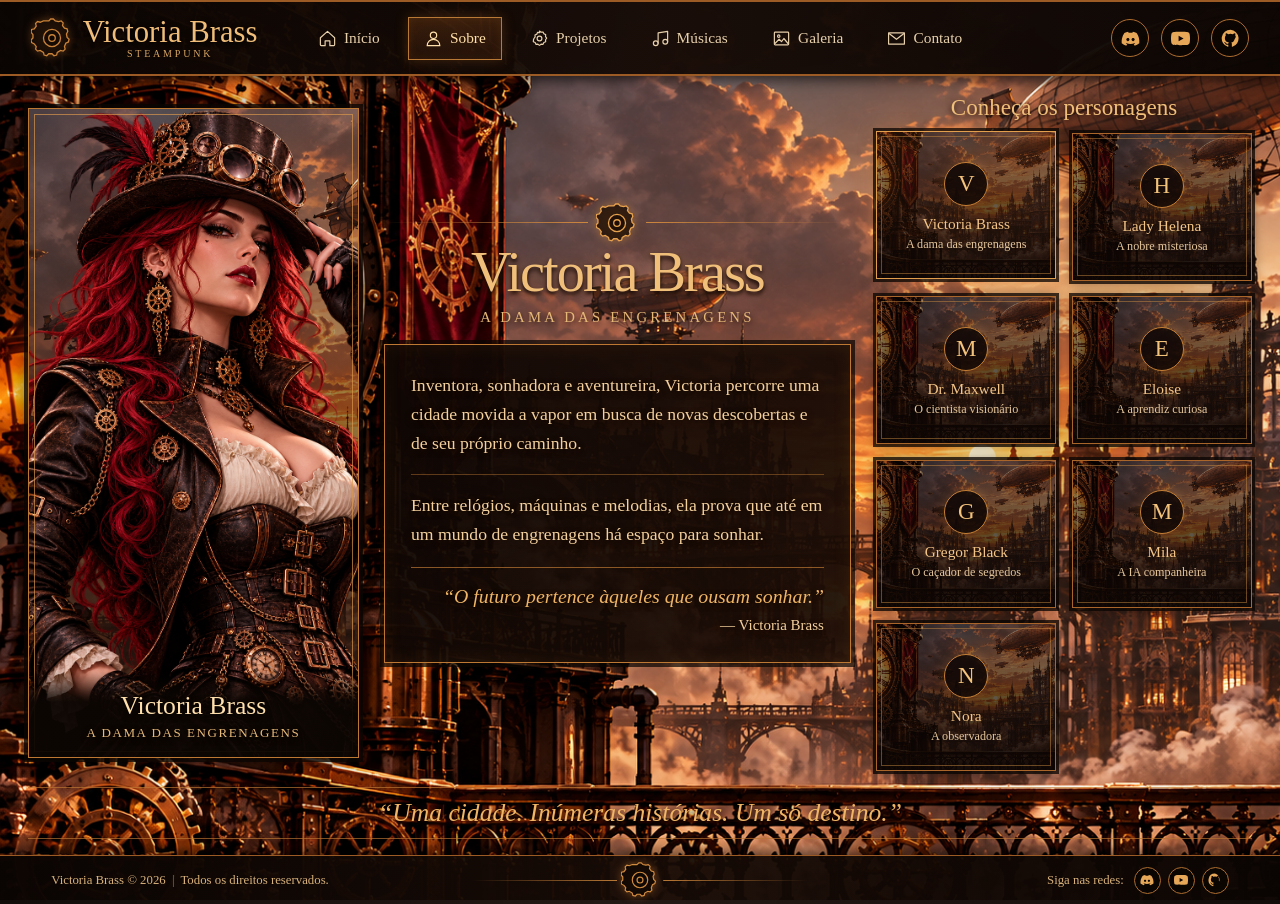
<file: sobre.html>
<!DOCTYPE html>
<html lang="pt-BR">
<head>
    <meta charset="UTF-8">
    <meta name="viewport" content="width=device-width, initial-scale=1.0">
    <meta name="theme-color" content="#100804">
    <meta name="description" content="Conheça Victoria Brass e os personagens do universo steampunk.">
    <link rel="icon" type="image/svg+xml" href="favicon.svg">
    <link rel="stylesheet" href="inicio.css">
    <link rel="stylesheet" href="sobre.css">
    <title>Sobre | Victoria Brass</title>
</head>
<body class="about-page">
    <header id="inicio" class="site-header">
        <a class="brand" href="inicio.html#inicio" aria-label="Victoria Brass - início">
            <svg class="brand__mark" viewBox="0 0 64 64" aria-hidden="true">
                <path d="m27 6 3-3h4l3 3 5 1 4-1 3 3-1 4 3 4 4 1 1 4-2 4 1 5 3 3-1 4-4 2-2 5 1 4-3 3-4-1-5 3-1 4-4 1-3-3h-5l-3 3-4-1-1-4-5-3-4 1-3-3 1-4-3-4-4-2-1-4 3-3v-5l-3-4 1-4 4-1 3-4-1-4 3-3 4 1 5-2Z"/>
                <circle cx="32" cy="32" r="13"/>
                <circle cx="32" cy="32" r="5"/>
            </svg>
            <span class="brand__title">Victoria Brass</span>
            <span class="brand__subtitle">STEAMPUNK</span>
        </a>

        <nav class="main-nav" aria-label="Navegação principal">
            <a class="main-nav__link" href="inicio.html#inicio">
                <svg viewBox="0 0 24 24" aria-hidden="true"><path d="m3 11 9-8 9 8v9a1 1 0 0 1-1 1h-5v-6H9v6H4a1 1 0 0 1-1-1z"/></svg>
                <span>Início</span>
            </a>
            <a class="main-nav__link is-active" href="sobre.html" aria-current="page">
                <svg viewBox="0 0 24 24" aria-hidden="true"><circle cx="12" cy="8" r="4"/><path d="M4 21a8 8 0 0 1 16 0z"/></svg>
                <span>Sobre</span>
            </a>
            <a class="main-nav__link" href="projeto.html">
                <svg viewBox="0 0 24 24" aria-hidden="true"><path d="M12 2.5 14 4l2.5-.2 1 2.3 2.3 1-.2 2.5 1.5 2-1.5 2 .2 2.5-2.3 1-1 2.3-2.5-.2-2 1.5-2-1.5-2.5.2-1-2.3-2.3-1 .2-2.5L5 12l1.5-2-.2-2.5 2.3-1 1-2.3 2.4.3z"/><circle cx="12" cy="12" r="3"/></svg>
                <span>Projetos</span>
            </a>
            <a class="main-nav__link" href="musicas.html">
                <svg viewBox="0 0 24 24" aria-hidden="true"><path d="M9 18V5l12-2v13"/><circle cx="6" cy="18" r="3"/><circle cx="18" cy="16" r="3"/></svg>
                <span>Músicas</span>
            </a>
            <a class="main-nav__link" href="galeria.html">
                <svg viewBox="0 0 24 24" aria-hidden="true"><rect x="3" y="4" width="18" height="16" rx="1"/><circle cx="8.5" cy="9" r="1.5"/><path d="m4 18 5-5 3 3 3-4 5 6"/></svg>
                <span>Galeria</span>
            </a>
            <a class="main-nav__link" href="contato.html">
                <svg viewBox="0 0 24 24" aria-hidden="true"><path d="M2 5h20v14H2z"/><path d="m3 6 9 7 9-7"/></svg>
                <span>Contato</span>
            </a>
        </nav>

        <nav class="social-links" aria-label="Redes sociais">
            <a href="https://discord.com/" target="_blank" rel="noopener noreferrer" aria-label="Discord">
                <svg viewBox="0 0 24 24" aria-hidden="true"><path d="M19.7 5.1a19 19 0 0 0-4.7-1.5l-.6 1.2a17.5 17.5 0 0 0-4.8 0L9 3.6a19 19 0 0 0-4.7 1.5C1.3 9.5.5 13.8.9 18a19 19 0 0 0 5.8 3l1.2-2a12 12 0 0 1-1.9-.9l.5-.4a13.6 13.6 0 0 0 11 0l.5.4a12 12 0 0 1-1.9.9l1.2 2a19 19 0 0 0 5.8-3c.5-4.9-.8-9.2-3.4-12.9ZM8.7 15.4c-1.1 0-2-.9-2-2s.9-2 2-2 2 .9 2 2-.9 2-2 2Zm6.6 0c-1.1 0-2-.9-2-2s.9-2 2-2 2 .9 2 2-.9 2-2 2Z"/></svg>
            </a>
            <a href="https://www.youtube.com/" target="_blank" rel="noopener noreferrer" aria-label="YouTube">
                <svg viewBox="0 0 24 24" aria-hidden="true"><path d="M23.5 6.2a3 3 0 0 0-2.1-2.1C19.5 3.6 12 3.6 12 3.6s-7.5 0-9.4.5A3 3 0 0 0 .5 6.2 31 31 0 0 0 0 12a31 31 0 0 0 .5 5.8 3 3 0 0 0 2.1 2.1c1.9.5 9.4.5 9.4.5s7.5 0 9.4-.5a3 3 0 0 0 2.1-2.1A31 31 0 0 0 24 12a31 31 0 0 0-.5-5.8ZM9.6 15.6V8.4l6.3 3.6-6.3 3.6Z"/></svg>
            </a>
            <a href="https://github.com/joseyty" target="_blank" rel="noopener noreferrer" aria-label="GitHub">
                <svg viewBox="0 0 24 24" aria-hidden="true"><path d="M12 .9a11.1 11.1 0 0 0-3.51 21.63c.56.1.76-.24.76-.54v-2.1c-3.1.67-3.76-1.32-3.76-1.32-.5-1.28-1.23-1.62-1.23-1.62-1.01-.69.08-.68.08-.68 1.12.08 1.71 1.15 1.71 1.15 1 1.71 2.62 1.22 3.26.93.1-.72.39-1.22.71-1.5-2.48-.28-5.09-1.24-5.09-5.53 0-1.22.44-2.21 1.15-2.99-.12-.28-.5-1.42.11-2.95 0 0 .94-.3 3.05 1.14a10.6 10.6 0 0 1 5.55 0c2.11-1.44 3.04-1.14 3.04-1.14.61 1.53.23 2.67.11 2.95.72.78 1.15 1.77.11 2.99-2.61 5.25-2.61 5.25-5.1 5.52.4.35.76 1.03.76 2.08v3.07c0 .3.2.65.77.54A11.1 11.1 0 0 0 12 .9Z"/></svg>
            </a>
        </nav>
    </header>

    <main class="about-main" aria-labelledby="about-title">
        <div class="about-layout">
            <figure class="about-portrait" id="character-panel" role="tabpanel" aria-labelledby="character-tab-victoria" tabindex="0">
                <img data-character-image src="img/Victoria-cross.png" alt="Victoria Brass, inventora steampunk de cabelos vermelhos e cartola com engrenagens">
                <div class="about-portrait__placeholder" data-character-placeholder hidden aria-hidden="true"><span>VB</span></div>
                <figcaption><strong data-character-name>Victoria Brass</strong><span data-character-role>A dama das engrenagens</span></figcaption>
            </figure>

            <section class="about-story" aria-labelledby="about-title" aria-live="polite">
                <div class="about-heading__ornament" aria-hidden="true">
                    <span></span>
                    <svg viewBox="0 0 64 64"><path d="m27 6 3-3h4l3 3 5 1 4-1 3 3-1 4 3 4 4 1 1 4-2 4 1 5 3 3-1 4-4 2-2 5 1 4-3 3-4-1-5 3-1 4-4 1-3-3h-5l-3 3-4-1-1-4-5-3-4 1-3-3 1-4-3-4-4-2-1-4 3-3v-5l-3-4 1-4 4-1 3-4-1-4 3-3 4 1 5-2Z"/><circle cx="32" cy="32" r="13"/><circle cx="32" cy="32" r="5"/></svg>
                    <span></span>
                </div>
                <h1 id="about-title">Victoria Brass</h1>
                <p class="about-subtitle" data-character-role>A dama das engrenagens</p>
                <div class="about-story__panel">
                    <p data-character-bio>Inventora, sonhadora e aventureira, Victoria percorre uma cidade movida a vapor em busca de novas descobertas e de seu próprio caminho.</p>
                    <p data-character-detail>Entre relógios, máquinas e melodias, ela prova que até em um mundo de engrenagens há espaço para sonhar.</p>
                    <blockquote><span data-character-quote>“O futuro pertence àqueles que ousam sonhar.”</span><cite data-character-cite>— Victoria Brass</cite></blockquote>
                </div>
            </section>

            <aside class="about-cast-panel" aria-label="Seleção de personagens">
                <h2 class="about-cast__heading">Conheça os personagens</h2>
                <div class="about-cast" role="tablist" aria-label="Personagens do universo Victoria Brass">
                <button class="about-character is-selected" id="character-tab-victoria" type="button" role="tab" aria-selected="true" aria-controls="character-panel" tabindex="0" data-character="victoria">
                    <span class="about-character__initial" aria-hidden="true">V</span>
                    <span class="about-character__name">Victoria Brass</span>
                    <span class="about-character__role">A dama das engrenagens</span>
                </button>
                <button class="about-character" id="character-tab-helena" type="button" role="tab" aria-selected="false" aria-controls="character-panel" tabindex="-1" data-character="helena">
                    <span class="about-character__initial" aria-hidden="true">H</span>
                    <span class="about-character__name">Lady Helena</span>
                    <span class="about-character__role">A nobre misteriosa</span>
                </button>
                <button class="about-character" id="character-tab-maxwell" type="button" role="tab" aria-selected="false" aria-controls="character-panel" tabindex="-1" data-character="maxwell">
                    <span class="about-character__initial" aria-hidden="true">M</span>
                    <span class="about-character__name">Dr. Maxwell</span>
                    <span class="about-character__role">O cientista visionário</span>
                </button>
                <button class="about-character" id="character-tab-eloise" type="button" role="tab" aria-selected="false" aria-controls="character-panel" tabindex="-1" data-character="eloise">
                    <span class="about-character__initial" aria-hidden="true">E</span>
                    <span class="about-character__name">Eloise</span>
                    <span class="about-character__role">A aprendiz curiosa</span>
                </button>
                <button class="about-character" id="character-tab-gregor" type="button" role="tab" aria-selected="false" aria-controls="character-panel" tabindex="-1" data-character="gregor">
                    <span class="about-character__initial" aria-hidden="true">G</span>
                    <span class="about-character__name">Gregor Black</span>
                    <span class="about-character__role">O caçador de segredos</span>
                </button>
                <button class="about-character" id="character-tab-mila" type="button" role="tab" aria-selected="false" aria-controls="character-panel" tabindex="-1" data-character="mila">
                    <span class="about-character__initial" aria-hidden="true">M</span>
                    <span class="about-character__name">Mila</span>
                    <span class="about-character__role">A IA companheira</span>
                </button>
                <button class="about-character" id="character-tab-nora" type="button" role="tab" aria-selected="false" aria-controls="character-panel" tabindex="-1" data-character="nora">
                    <span class="about-character__initial" aria-hidden="true">N</span>
                    <span class="about-character__name">Nora</span>
                    <span class="about-character__role">A observadora</span>
                </button>
                </div>
            </aside>
        </div>
        <p class="about-closing">“Uma cidade. Inúmeras histórias. Um só destino.”</p>
    </main>

    <footer class="site-footer">
        <p class="site-footer__copyright">Victoria Brass © 2026 <span aria-hidden="true">|</span> Todos os direitos reservados.</p>
        <div class="site-footer__ornament" aria-hidden="true">
            <span></span>
            <svg viewBox="0 0 64 64"><path d="m27 6 3-3h4l3 3 5 1 4-1 3 3-1 4 3 4 4 1 1 4-2 4 1 5 3 3-1 4-4 2-2 5 1 4-3 3-4-1-5 3-1 4-4 1-3-3h-5l-3 3-4-1-1-4-5-3-4 1-3-3 1-4-3-4-4-2-1-4 3-3v-5l-3-4 1-4 4-1 3-4-1-4 3-3 4 1 5-2Z"/><circle cx="32" cy="32" r="13"/><circle cx="32" cy="32" r="5"/></svg>
            <span></span>
        </div>
        <div class="site-footer__social">
            <span class="site-footer__social-label">Siga nas redes:</span>
            <nav class="site-footer__links" aria-label="Redes sociais no rodapé">
                <a href="https://discord.com/" target="_blank" rel="noopener noreferrer" aria-label="Discord"><svg viewBox="0 0 24 24" aria-hidden="true"><path d="M19.7 5.1a19 19 0 0 0-4.7-1.5l-.6 1.2a17.5 17.5 0 0 0-4.8 0L9 3.6a19 19 0 0 0-4.7 1.5C1.3 9.5.5 13.8.9 18a19 19 0 0 0 5.8 3l1.2-2a12 12 0 0 1-1.9-.9l.5-.4a13.6 13.6 0 0 0 11 0l.5.4a12 12 0 0 1-1.9.9l1.2 2a19 19 0 0 0 5.8-3c.5-4.9-.8-9.2-3.4-12.9ZM8.7 15.4c-1.1 0-2-.9-2-2s.9-2 2-2 2 .9 2 2-.9 2-2 2Zm6.6 0c-1.1 0-2-.9-2-2s.9-2 2-2 2 .9 2 2-.9 2-2 2Z"/></svg></a>
                <a href="https://www.youtube.com/" target="_blank" rel="noopener noreferrer" aria-label="YouTube"><svg viewBox="0 0 24 24" aria-hidden="true"><path d="M23.5 6.2a3 3 0 0 0-2.1-2.1C19.5 3.6 12 3.6 12 3.6s-7.5 0-9.4.5A3 3 0 0 0 .5 6.2 31 31 0 0 0 0 12a31 31 0 0 0 .5 5.8 3 3 0 0 0 2.1 2.1c1.9.5 9.4.5 9.4.5s7.5 0 9.4-.5a3 3 0 0 0 2.1-2.1A31 31 0 0 0 24 12a31 31 0 0 0-.5-5.8ZM9.6 15.6V8.4l6.3 3.6-6.3 3.6Z"/></svg></a>
                <a href="https://github.com/joseyty" target="_blank" rel="noopener noreferrer" aria-label="GitHub"><svg viewBox="0 0 24 24" aria-hidden="true"><path d="M12 .9a11.1 11.1 0 0 0-3.51 21.63c.56.1.76-.24.76-.54v-2.1c-3.1.67-3.76-1.32-3.76-1.32-.5-1.28-1.23-1.62-1.23-1.62-1.01-.69.08-.68.08-.68 1.12.08 1.71 1.15 1.71 1.15 1 1.71 2.62 1.22 3.26.93.1-.72.39-1.22.71-1.5-2.48-.28-5.09-1.24-5.09-5.53 0-1.22.44-2.21 1.15-2.99-.12-.28-.5-1.42.11-2.95 0 0 .94-.3 3.05 1.14a10.6 10.6 0 0 1 5.55 0c2.11-1.44 3.04-1.14 3.04-1.14.61 1.53.23 2.67.11 2.95.72.78 1.15 1.03.76 2.08v3.07c0 .3.2.65.77.54A11.1 11.1 0 0 0 12 .9Z"/></svg></a>
            </nav>
        </div>
    </footer>
    <script src="sobre.js" defer></script>
</body>
</html>
</file>
<file: inicio.css>
@view-transition{
    navigation: auto;
}

::view-transition-old(root){
    animation: site-page-out 160ms ease-in both;
}

::view-transition-new(root){
    animation: site-page-in 240ms ease-out both;
}

@keyframes site-page-out{
    to{
        opacity: 0;
        transform: translateY(-6px);
    }
}

@keyframes site-page-in{
    from{
        opacity: 0;
        transform: translateY(8px);
    }
    to{
        opacity: 1;
        transform: translateY(0);
    }
}

@media (prefers-reduced-motion: reduce){
    ::view-transition-old(root),
    ::view-transition-new(root){
        animation: none;
    }
}

html{
    scrollbar-width: none;
}

html::-webkit-scrollbar{
    display: none;
}

body{
    margin: 0;
    min-height: 100vh;
    background-image: url("img/backgroundpunk.png");
    background-repeat: no-repeat;
    background-size: cover;
    background-attachment: fixed;
    overflow-x: hidden;
}

header{
    position: relative;
    z-index: 3;
    display: grid;
    grid-template-columns: minmax(205px, 1fr) auto minmax(145px, 1fr);
    align-items: center;
    box-sizing: border-box;
    height: 76px;
    min-height: 76px;
    padding: 7px clamp(16px, 2.4vw, 36px);
    border-top: 2px solid #9c5b25;
    border-bottom: 2px solid #9c5b25;
    background:
        linear-gradient(90deg, rgba(10, 5, 3, 0.97), rgba(22, 11, 6, 0.96) 50%, rgba(10, 5, 3, 0.97));
    box-shadow: 0 3px 14px rgba(0, 0, 0, 0.7);
}

.brand{
    display: grid;
    grid-template-columns: 42px auto;
    grid-template-rows: auto auto;
    align-items: center;
    justify-self: start;
    column-gap: 10px;
    color: #eab46e;
    text-decoration: none;
}

.brand__mark{
    grid-row: 1 / 3;
    width: 42px;
    height: 42px;
    fill: rgba(17, 8, 4, 0.75);
    stroke: #c98239;
    stroke-width: 2;
    filter: drop-shadow(0 0 4px rgba(207, 123, 48, 0.45));
}

.brand__title{
    align-self: end;
    color: #efbd79;
    font-family: Georgia, "Times New Roman", serif;
    font-size: clamp(22px, 2.4vw, 32px);
    line-height: 1;
    text-shadow: 0 1px 5px #000;
}

.brand__subtitle{
    align-self: start;
    justify-self: center;
    color: #d7a665;
    font-family: Georgia, "Times New Roman", serif;
    font-size: 10px;
    letter-spacing: 0.28em;
}

.main-nav{
    display: flex;
    align-items: center;
    justify-content: center;
    gap: clamp(4px, 1vw, 16px);
}

.main-nav__link{
    display: inline-flex;
    align-items: center;
    gap: 7px;
    padding: 11px clamp(8px, 1.15vw, 16px);
    color: #e7d0ac;
    border: 1px solid transparent;
    font-family: Georgia, "Times New Roman", serif;
    font-size: clamp(14px, 1.2vw, 18px);
    text-decoration: none;
    white-space: nowrap;
    transition: color 0.2s ease, border-color 0.2s ease, background 0.2s ease, box-shadow 0.2s ease;
}

.main-nav__link svg{
    width: 19px;
    height: 19px;
    flex: 0 0 auto;
    fill: none;
    stroke: currentColor;
    stroke-linecap: round;
    stroke-linejoin: round;
    stroke-width: 1.5;
}

.main-nav__link:hover,
.main-nav__link:focus-visible,
.main-nav__link.is-active{
    color: #ffe0aa;
    border-color: #b87936;
    background: linear-gradient(180deg, rgba(133, 71, 25, 0.34), rgba(59, 28, 12, 0.4));
    box-shadow: 0 0 12px rgba(208, 125, 45, 0.25), inset 0 0 10px rgba(208, 125, 45, 0.12);
}

.social-links{
    display: flex;
    align-items: center;
    justify-self: end;
    gap: 12px;
}

.social-links a{
    display: grid;
    width: 36px;
    height: 36px;
    place-items: center;
    color: #e6a759;
    border: 1px solid #ad6d30;
    border-radius: 50%;
    background: rgba(10, 5, 3, 0.55);
    transition: color 0.2s ease, transform 0.2s ease, box-shadow 0.2s ease;
}

.social-links a:hover{
    color: #ffe0aa;
    box-shadow: 0 0 10px rgba(225, 146, 59, 0.5);
    transform: translateY(-2px);
}

.social-links svg{
    width: 19px;
    height: 19px;
    fill: currentColor;
}

.vic{
    position: fixed;
    z-index: 0;
    left: 0;
    bottom: 0;
    width: min(60vw, 780px);
    height: calc(100vh - 76px);
    overflow: hidden;
    pointer-events: none;
}

.Victoria{
    position: absolute;
    left: 0;
    top: 0;
    width: auto;
    height: 145%;
    max-width: none;
    object-fit: contain;
    object-position: bottom left;
    mix-blend-mode: screen;
}

.hero-copy{
    position: fixed;
    z-index: 1;
    top: clamp(125px, 17vh, 175px);
    right: clamp(32px, 6vw, 90px);
    display: flex;
    width: min(44vw, 570px);
    flex-direction: column;
    align-items: center;
    color: #f3d09d;
    text-align: center;
    text-shadow: 0 2px 6px #160903;
}

.hero-copy__ornament{
    display: flex;
    width: 80%;
    align-items: center;
    justify-content: center;
    gap: 8px;
    margin-bottom: -2px;
    color: #e6a14e;
}

.hero-copy__ornament span{
    height: 1px;
    flex: 1;
    background: linear-gradient(90deg, transparent, #ce863d);
}

.hero-copy__ornament span:last-child{
    transform: scaleX(-1);
}

.hero-copy__ornament svg{
    width: clamp(42px, 5vw, 68px);
    height: clamp(42px, 5vw, 68px);
    fill: rgba(26, 12, 6, 0.8);
    stroke: currentColor;
    stroke-width: 2;
    filter: drop-shadow(0 0 5px rgba(223, 145, 63, 0.6));
}

.hero-copy h1{
    margin: -4px 0 0;
    color: #f0bf7a;
    font-family: Georgia, "Times New Roman", serif;
    font-size: clamp(48px, 6vw, 82px);
    font-weight: 400;
    letter-spacing: -0.045em;
    line-height: 0.98;
    text-shadow: 0 3px 4px #160903, 0 0 18px rgba(231, 154, 68, 0.25);
}

.hero-copy__subtitle{
    margin: 4px 0 12px;
    color: #e5b878;
    font-family: Georgia, "Times New Roman", serif;
    font-size: clamp(13px, 1.5vw, 19px);
    letter-spacing: 0.42em;
    text-indent: 0.42em;
}

.hero-copy__tagline{
    margin: 0 0 18px;
    color: #f4d4a2;
    font-family: Georgia, "Times New Roman", serif;
    font-size: clamp(17px, 2vw, 27px);
    font-style: italic;
    line-height: 1.25;
}

.hero-copy__welcome{
    width: min(100%, 430px);
    box-sizing: border-box;
    padding: 14px 18px;
    border: 1px solid #bd7834;
    background: linear-gradient(110deg, rgba(20, 10, 5, 0.94), rgba(31, 16, 8, 0.9));
    box-shadow: 0 0 0 4px rgba(11, 6, 3, 0.72), inset 0 0 16px rgba(192, 116, 46, 0.1);
    font-family: Georgia, "Times New Roman", serif;
    font-size: clamp(14px, 1.3vw, 17px);
    line-height: 1.45;
}

.hero-copy__welcome p{
    margin: 0;
}

.hero-copy__button{
    display: inline-flex;
    min-width: 190px;
    align-items: center;
    justify-content: center;
    gap: 10px;
    box-sizing: border-box;
    margin-top: 20px;
    padding: 10px 24px;
    color: #ffe0ad;
    border: 1px solid #d18a3d;
    background: linear-gradient(180deg, rgba(44, 21, 8, 0.98), rgba(18, 8, 3, 0.98));
    box-shadow: 0 0 0 4px rgba(11, 6, 3, 0.74), 0 0 14px rgba(207, 123, 48, 0.28);
    font-family: Georgia, "Times New Roman", serif;
    font-size: 17px;
    text-decoration: none;
    transition: color 0.2s ease, border-color 0.2s ease, box-shadow 0.2s ease, transform 0.2s ease;
}

.hero-copy__button span{
    color: #e7a24e;
    font-size: 24px;
    line-height: 14px;
}

.hero-copy__button:hover,
.hero-copy__button:focus-visible{
    color: #fff3da;
    border-color: #f0b565;
    box-shadow: 0 0 0 4px rgba(11, 6, 3, 0.74), 0 0 20px rgba(231, 154, 68, 0.55);
    transform: translateY(-2px);
}

.hero-copy__button:focus-visible{
    outline: 2px solid #f0b565;
    outline-offset: 6px;
}

.feature-cards{
    position: fixed;
    z-index: 2;
    right: clamp(20px, 4vw, 56px);
    bottom: 72px;
    left: clamp(20px, 4vw, 56px);
    display: grid;
    grid-template-columns: repeat(3, minmax(0, 1fr));
    gap: 18px;
}

.site-footer{
    position: fixed;
    z-index: 3;
    right: 0;
    bottom: 0;
    left: 0;
    display: grid;
    grid-template-columns: minmax(0, 1fr) minmax(150px, 0.8fr) minmax(0, 1fr);
    align-items: center;
    box-sizing: border-box;
    min-height: 48px;
    padding: 5px clamp(16px, 4vw, 56px);
    color: #d7b17b;
    border-top: 1px solid #9c5b25;
    background: linear-gradient(90deg, rgba(10, 5, 3, 0.97), rgba(22, 11, 6, 0.94) 50%, rgba(10, 5, 3, 0.97));
    box-shadow: 0 -3px 14px rgba(0, 0, 0, 0.65);
    font-family: Georgia, "Times New Roman", serif;
}

.site-footer__copyright{
    margin: 0;
    font-size: clamp(10px, 1vw, 13px);
    white-space: nowrap;
}

.site-footer__copyright span{
    padding: 0 3px;
    color: #a8733c;
}

.site-footer__ornament{
    display: flex;
    align-items: center;
    justify-content: center;
    color: #d08b41;
}

.site-footer__ornament span{
    height: 1px;
    flex: 1;
    background: linear-gradient(90deg, transparent, #b97835);
}

.site-footer__ornament span:last-child{
    transform: scaleX(-1);
}

.site-footer__ornament svg{
    width: 38px;
    height: 38px;
    flex: 0 0 auto;
    margin: 0 4px;
    fill: rgba(17, 8, 4, 0.95);
    stroke: currentColor;
    stroke-width: 2;
    filter: drop-shadow(0 0 4px rgba(207, 123, 48, 0.5));
}

.site-footer__social{
    display: flex;
    align-items: center;
    justify-self: end;
    gap: 10px;
}

.site-footer__social-label{
    font-size: clamp(10px, 1vw, 13px);
    white-space: nowrap;
}

.site-footer__links{
    display: flex;
    align-items: center;
    gap: 7px;
}

.site-footer__links a{
    display: grid;
    width: 25px;
    height: 25px;
    place-items: center;
    color: #e6a759;
    border: 1px solid #ad6d30;
    border-radius: 50%;
    background: rgba(10, 5, 3, 0.7);
    transition: color 0.2s ease, box-shadow 0.2s ease, transform 0.2s ease;
}

.site-footer__links a:hover{
    color: #ffe0aa;
    box-shadow: 0 0 9px rgba(225, 146, 59, 0.5);
    transform: translateY(-2px);
}

.site-footer__links svg{
    width: 14px;
    height: 14px;
    fill: currentColor;
}

.site-footer__links a:focus-visible{
    outline: 2px solid #f0b565;
    outline-offset: 3px;
}

.feature-card{
    position: relative;
    display: flex;
    min-width: 0;
    min-height: 150px;
    overflow: visible;
    color: #f2d5a5;
    border: 1px solid #b8732c;
    background: linear-gradient(110deg, rgba(17, 9, 6, 0.96), rgba(24, 13, 8, 0.9));
    box-shadow: 0 0 0 3px rgba(9, 5, 3, 0.8), 0 0 16px rgba(0, 0, 0, 0.55);
    transition: border-color 0.2s ease, transform 0.2s ease;
}

.feature-card::before{
    position: absolute;
    z-index: 1;
    inset: 4px;
    border: 1px solid rgba(203, 140, 66, 0.48);
    content: "";
    pointer-events: none;
}

.feature-card:hover{
    border-color: #e2a04e;
    transform: translateY(-3px);
}

.feature-card__art{
    position: relative;
    display: grid;
    flex: 0 0 36%;
    min-height: 148px;
    place-items: center;
    overflow: hidden;
    color: #e4a04a;
    background-image: linear-gradient(rgba(18, 9, 4, 0.28), rgba(18, 9, 4, 0.58)), url("img/backgroundpunk.png");
    background-size: cover;
}

.feature-card__art--about{
    background-position: 8% center;
}

.feature-card__art--projects{
    background-position: 50% center;
}

.feature-card__art--contact{
    background-position: 92% center;
}

.feature-card__art svg{
    width: 54px;
    height: 54px;
    fill: rgba(15, 8, 5, 0.6);
    stroke: currentColor;
    stroke-linecap: round;
    stroke-linejoin: round;
    stroke-width: 2;
    filter: drop-shadow(0 2px 3px #160a03);
}

.feature-card__body{
    display: flex;
    flex: 1;
    flex-direction: column;
    align-items: flex-start;
    min-width: 0;
    padding: 14px 14px 12px;
}

.feature-card h2{
    margin: 0 0 8px;
    color: #f0b565;
    font-family: Georgia, "Times New Roman", serif;
    font-size: clamp(18px, 1.65vw, 24px);
    font-weight: 400;
}

.feature-card__body > p{
    margin: 0 0 10px;
    color: #e8d5bc;
    font-family: Georgia, "Times New Roman", serif;
    font-size: clamp(12px, 1.05vw, 15px);
    line-height: 1.4;
}

.feature-card__details{
    margin-top: auto;
}

.feature-card__contact-link{
    display: inline-flex;
    align-items: center;
    gap: 8px;
    margin-top: auto;
    padding: 5px 10px;
    color: #f4d5a5;
    border: 1px solid #b8732c;
    background: rgba(18, 9, 5, 0.86);
    font-family: Georgia, "Times New Roman", serif;
    font-size: 13px;
    text-decoration: none;
}

.feature-card__contact-link span{
    color: #e7a24e;
    font-size: 20px;
    line-height: 12px;
}

.feature-card__contact-link:hover,
.feature-card__contact-link:focus-visible{
    color: #fff0d6;
    border-color: #e2a04e;
}

.feature-card__details summary{
    display: inline-flex;
    align-items: center;
    gap: 8px;
    padding: 5px 10px;
    color: #f4d5a5;
    border: 1px solid #b8732c;
    background: rgba(18, 9, 5, 0.86);
    cursor: pointer;
    font-family: Georgia, "Times New Roman", serif;
    font-size: 13px;
    list-style: none;
}

.feature-card__details summary::-webkit-details-marker{
    display: none;
}

.feature-card__details summary span{
    color: #e7a24e;
    font-size: 20px;
    line-height: 12px;
    transition: transform 0.2s ease;
}

.feature-card__details[open] summary span{
    transform: rotate(90deg);
}

.feature-card__details summary:hover,
.feature-card__details summary:focus-visible{
    color: #fff0d6;
    border-color: #e2a04e;
}

.feature-card__details summary:focus-visible,
.social-links a:focus-visible,
.brand:focus-visible{
    outline: 2px solid #f0b565;
    outline-offset: 4px;
}

.feature-card__extra{
    position: absolute;
    right: 8px;
    bottom: calc(100% + 10px);
    left: 8px;
    z-index: 2;
    margin: 0;
    padding: 14px;
    color: #f2d5a5;
    border: 1px solid #b8732c;
    background: rgba(17, 9, 6, 0.97);
    box-shadow: 0 4px 14px rgba(0, 0, 0, 0.65);
    font-family: Georgia, "Times New Roman", serif;
    font-size: 14px;
    line-height: 1.5;
}

@media (max-width: 900px){
    header{
        grid-template-areas:
            "brand socials"
            "nav nav";
        grid-template-columns: minmax(0, 1fr) auto;
        gap: 4px 12px;
        height: auto;
        min-height: 106px;
        padding: 6px clamp(16px, 2.4vw, 36px) 8px;
    }

    .brand{
        grid-area: brand;
    }

    .main-nav{
        grid-area: nav;
        justify-self: center;
    }

    .social-links{
        grid-area: socials;
    }

    .vic{
        height: calc(100vh - 106px);
    }

    .hero-copy{
        top: 135px;
        right: 4vw;
        width: min(48vw, 500px);
    }

    .hero-copy h1{
        font-size: clamp(42px, 5.2vw, 62px);
    }
}

@media (max-width: 600px){
    header{
        grid-template-areas:
            "brand socials"
            "nav nav";
        grid-template-columns: minmax(0, 1fr) auto;
        gap: 8px 10px;
        padding: 8px 12px 10px;
    }

    .brand{
        grid-area: brand;
        grid-template-columns: 32px auto;
        column-gap: 7px;
    }

    .brand__mark{
        width: 32px;
        height: 32px;
    }

    .brand__title{
        font-size: 22px;
    }

    .brand__subtitle{
        font-size: 8px;
    }

    .main-nav{
        grid-area: nav;
        flex-wrap: wrap;
        justify-content: center;
        justify-self: stretch;
        min-width: 0;
        overflow: visible;
        gap: 2px;
    }

    .main-nav__link{
        gap: 5px;
        padding: 8px 9px;
        font-size: 13px;
    }

    .main-nav__link svg{
        width: 16px;
        height: 16px;
    }

    .social-links{
        grid-area: socials;
        gap: 7px;
    }

    .social-links a{
        width: 30px;
        height: 30px;
    }

    .social-links svg{
        width: 16px;
        height: 16px;
    }

    .vic{
        width: min(100vw, 520px);
    }

    .Victoria{
        top: auto;
        bottom: 0;
        width: 100%;
        height: auto;
    }

    .hero-copy{
        position: relative;
        top: auto;
        right: auto;
        width: min(62%, 340px);
        margin: 28px 16px 0 auto;
        padding: 12px 10px;
        border: 1px solid rgba(177, 108, 48, 0.72);
        background: linear-gradient(115deg, rgba(16, 8, 5, 0.8), rgba(18, 9, 5, 0.68));
        box-shadow: 0 0 0 3px rgba(9, 5, 3, 0.58);
    }

    .hero-copy__ornament{
        width: 95%;
    }

    .hero-copy__ornament svg{
        width: 38px;
        height: 38px;
    }

    .hero-copy h1{
        margin-top: -3px;
        font-size: clamp(30px, 8.8vw, 43px);
    }

    .hero-copy__subtitle{
        margin: 4px 0 8px;
        font-size: 11px;
        letter-spacing: 0.3em;
    }

    .hero-copy__tagline{
        margin-bottom: 12px;
        font-size: clamp(14px, 4vw, 18px);
    }

    .hero-copy__welcome{
        padding: 10px 8px;
        font-size: 12px;
    }

    .hero-copy__button{
        min-width: 0;
        margin-top: 14px;
        padding: 8px 14px;
        font-size: 14px;
    }

    .feature-cards{
        position: relative;
        right: auto;
        bottom: auto;
        left: auto;
        grid-template-columns: minmax(0, 1fr);
        gap: 16px;
        margin: 32px 16px 24px;
    }

    .site-footer{
        position: relative;
        right: auto;
        bottom: auto;
        left: auto;
        grid-template-columns: minmax(0, 1fr);
        justify-items: center;
        gap: 8px;
        min-height: 46px;
        padding: 12px 10px;
        text-align: center;
    }

    .site-footer__copyright{
        white-space: normal;
    }

    .site-footer__ornament{
        display: none;
    }

    .site-footer__social{
        justify-self: center;
        gap: 6px;
    }

    .site-footer__links{
        gap: 4px;
    }

    .site-footer__links a{
        width: 23px;
        height: 23px;
    }

    .feature-card{
        min-height: 142px;
    }

    .feature-card__art{
        min-height: 140px;
    }

    .feature-card h2{
        font-size: 21px;
    }

    .feature-card__body > p{
        font-size: 14px;
    }

    .feature-card__extra{
        position: static;
        margin-top: 8px;
    }

}

@media (max-width: 360px){
    .brand__title{
        font-size: 18px;
    }

    .brand__subtitle{
        font-size: 7px;
    }

    .hero-copy{
        width: min(66%, 300px);
        margin-right: 10px;
        margin-left: auto;
    }
}
</file>
<file: contato.css>
body.contact-page{
    display: flex;
    min-height: 100vh;
    flex-direction: column;
}

.contact-main{
    display: grid;
    width: min(1540px, calc(100% - 56px));
    flex: 1;
    grid-template-columns: minmax(230px, 0.78fr) minmax(390px, 1.2fr) minmax(260px, 0.88fr);
    align-items: center;
    gap: clamp(18px, 2.2vw, 34px);
    box-sizing: border-box;
    margin: 0 auto;
    padding: 26px 0;
    animation: site-page-in 380ms ease-out both;
}

.contact-profile,
.contact-form-panel,
.contact-details{
    min-width: 0;
}

.contact-profile{
    position: relative;
    display: flex;
    min-height: 560px;
    flex-direction: column;
    align-items: center;
    justify-content: center;
    overflow: hidden;
    padding: 28px 22px;
    border: 1px solid #a9652a;
    background:
        linear-gradient(180deg, rgba(16, 8, 4, 0.38), rgba(13, 6, 3, 0.96)),
        url("img/backgroundpunk.png") center / cover;
    box-shadow: 0 0 0 4px rgba(9, 5, 3, 0.76), 0 0 22px rgba(0, 0, 0, 0.56);
    color: #e8c99e;
    text-align: center;
}

.contact-profile::before{
    position: absolute;
    inset: 6px;
    border: 1px solid rgba(220, 153, 77, 0.5);
    content: "";
    pointer-events: none;
}

.contact-profile__portrait{
    position: relative;
    width: min(100%, 260px);
    aspect-ratio: 1;
    margin-bottom: 22px;
    overflow: hidden;
    border: 1px solid rgba(215, 148, 69, 0.8);
    border-radius: 50%;
    box-shadow: 0 0 0 8px rgba(21, 10, 5, 0.72), 0 0 0 9px rgba(201, 132, 59, 0.52), 0 0 28px rgba(221, 143, 59, 0.2);
}

.contact-profile__portrait img{
    display: block;
    width: 100%;
    height: 100%;
    object-fit: cover;
    object-position: center 28%;
}

.contact-profile h2{
    margin: 0;
    color: #f0bf7a;
    font: 400 clamp(26px, 2.5vw, 36px) Georgia, "Times New Roman", serif;
    text-shadow: 0 2px 6px #160903;
}

.contact-profile__role{
    margin: 7px 0 18px;
    color: #e5b878;
    font: 13px Georgia, "Times New Roman", serif;
    letter-spacing: 0.14em;
    text-transform: uppercase;
}

.contact-profile__bio{
    max-width: 34ch;
    margin: 0;
    font: 16px/1.6 Georgia, "Times New Roman", serif;
}

.contact-profile__location{
    display: inline-flex;
    align-items: center;
    gap: 7px;
    margin-top: 22px;
    color: #e9b468;
    font: 14px Georgia, "Times New Roman", serif;
}

.contact-profile__location svg{
    width: 18px;
    height: 18px;
    fill: none;
    stroke: currentColor;
    stroke-linecap: round;
    stroke-linejoin: round;
    stroke-width: 1.8;
}

.contact-form-panel{
    padding: clamp(20px, 2.5vw, 38px);
    border: 1px solid rgba(169, 101, 42, 0.8);
    background: linear-gradient(110deg, rgba(15, 7, 4, 0.94), rgba(25, 12, 6, 0.9));
    box-shadow: 0 0 0 4px rgba(11, 6, 3, 0.68), inset 0 0 24px rgba(192, 116, 46, 0.08);
}

.contact-heading{
    color: #f3d09d;
    text-align: center;
    text-shadow: 0 2px 6px #160903;
}

.contact-heading__ornament{
    display: flex;
    align-items: center;
    justify-content: center;
    gap: 10px;
    color: #e6a14e;
}

.contact-heading__ornament span{
    height: 1px;
    flex: 1;
    background: linear-gradient(90deg, transparent, #ce863d);
}

.contact-heading__ornament span:last-child{
    transform: scaleX(-1);
}

.contact-heading__ornament svg{
    width: 36px;
    height: 36px;
    flex: 0 0 auto;
    fill: rgba(26, 12, 6, 0.8);
    stroke: currentColor;
    stroke-width: 2;
    filter: drop-shadow(0 0 5px rgba(223, 145, 63, 0.45));
}

.contact-eyebrow{
    margin: 8px 0 4px;
    color: #e5b878;
    font: 11px Georgia, "Times New Roman", serif;
    letter-spacing: 0.14em;
    text-transform: uppercase;
}

.contact-heading h1{
    margin: 0;
    color: #f0bf7a;
    font: 400 clamp(30px, 3vw, 46px)/1.08 Georgia, "Times New Roman", serif;
    text-transform: uppercase;
    text-shadow: 0 3px 4px #160903, 0 0 18px rgba(231, 154, 68, 0.22);
}

.contact-intro{
    margin: 10px 0 22px;
    color: #e8c99e;
    font: italic clamp(15px, 1.35vw, 18px)/1.45 Georgia, "Times New Roman", serif;
}

.contact-form{
    display: flex;
    flex-direction: column;
    gap: 9px;
}

.contact-form label{
    margin-top: 5px;
    color: #e7b874;
    font: 13px Georgia, "Times New Roman", serif;
    letter-spacing: 0.08em;
    text-transform: uppercase;
}

.contact-form input,
.contact-form textarea{
    width: 100%;
    box-sizing: border-box;
    padding: 13px 15px;
    border: 1px solid rgba(201, 132, 59, 0.75);
    border-radius: 0;
    color: #f2dfc4;
    background:
        linear-gradient(135deg, rgba(67, 33, 14, 0.3), transparent 55%),
        rgba(10, 5, 3, 0.9);
    box-shadow: inset 0 0 12px rgba(0, 0, 0, 0.48);
    font: 15px Georgia, "Times New Roman", serif;
}

.contact-form input::placeholder,
.contact-form textarea::placeholder{
    color: rgba(224, 193, 157, 0.62);
}

.contact-form textarea{
    min-height: 132px;
    resize: vertical;
}

.contact-form input:focus,
.contact-form textarea:focus{
    outline: 2px solid rgba(230, 161, 78, 0.72);
    outline-offset: 2px;
}

.contact-form button{
    align-self: center;
    display: inline-flex;
    min-width: 210px;
    align-items: center;
    justify-content: center;
    gap: 12px;
    margin-top: 9px;
    padding: 11px 22px;
    border: 1px solid #d39245;
    color: #ffdfa9;
    background: linear-gradient(135deg, #5d3216, #271309 70%);
    box-shadow: inset 0 0 0 3px rgba(211, 146, 69, 0.12), 0 0 13px rgba(211, 146, 69, 0.13);
    cursor: pointer;
    font: 16px Georgia, "Times New Roman", serif;
    transition: border-color 0.18s ease, box-shadow 0.18s ease, transform 0.18s ease;
}

.contact-form button span{
    color: #e7a24e;
    font-size: 23px;
    line-height: 14px;
}

.contact-form button:hover{
    transform: translateY(-1px);
    border-color: #f0bf7a;
    box-shadow: inset 0 0 0 3px rgba(211, 146, 69, 0.18), 0 0 18px rgba(211, 146, 69, 0.25);
}

.contact-form button:focus-visible,
.contact-detail:focus-visible{
    outline: 2px solid #f0bf7a;
    outline-offset: 4px;
}

.contact-form__status{
    min-height: 2.6em;
    margin: 3px 0 0;
    color: #cbb18e;
    font: 12px/1.4 Georgia, "Times New Roman", serif;
    text-align: center;
}

.contact-details{
    padding: clamp(18px, 2vw, 28px);
    border: 1px solid rgba(169, 101, 42, 0.62);
    background: linear-gradient(110deg, rgba(15, 7, 4, 0.9), rgba(25, 12, 6, 0.82));
    box-shadow: inset 0 0 18px rgba(192, 116, 46, 0.08), 0 0 0 3px rgba(11, 6, 3, 0.4);
    color: #e8c99e;
}

.contact-details h2{
    margin: 0 0 7px;
    color: #f0bf7a;
    font: 400 clamp(25px, 2.3vw, 34px) Georgia, "Times New Roman", serif;
}

.contact-details__intro{
    margin: 0 0 24px;
    font: 15px/1.55 Georgia, "Times New Roman", serif;
}

.contact-detail{
    display: grid;
    grid-template-columns: 42px minmax(0, 1fr) 18px;
    align-items: center;
    gap: 12px;
    margin-top: 15px;
    padding: 13px 10px;
    border-bottom: 1px solid rgba(201, 132, 59, 0.38);
    color: inherit;
    text-decoration: none;
    transition: background-color 0.18s ease, border-color 0.18s ease;
}

.contact-detail:hover{
    border-color: rgba(230, 161, 78, 0.9);
    background: rgba(41, 20, 9, 0.55);
}

.contact-detail__icon{
    display: grid;
    width: 40px;
    height: 40px;
    place-items: center;
    color: #e6a14e;
    border: 1px solid rgba(201, 132, 59, 0.55);
    background: rgba(18, 8, 4, 0.82);
}

.contact-detail__icon svg{
    width: 21px;
    height: 21px;
    fill: currentColor;
}

.contact-detail:nth-of-type(3) .contact-detail__icon svg{
    fill: none;
    stroke: currentColor;
    stroke-linecap: round;
    stroke-linejoin: round;
    stroke-width: 1.5;
}

.contact-detail strong,
.contact-detail small{
    display: block;
    overflow-wrap: anywhere;
}

.contact-detail strong{
    color: #f0bf7a;
    font: 20px Georgia, "Times New Roman", serif;
}

.contact-detail small{
    margin-top: 3px;
    color: #dfc5a2;
    font: 13px Georgia, "Times New Roman", serif;
}

.contact-detail__arrow{
    color: #d8964b;
    font-size: 18px;
}

.contact-page .site-footer{
    position: relative;
    right: auto;
    bottom: auto;
    left: auto;
}

@media (max-width: 1080px){
    .contact-main{
        grid-template-columns: minmax(220px, 0.8fr) minmax(340px, 1.2fr);
        width: min(900px, calc(100% - 40px));
    }

    .contact-profile{
        min-height: 520px;
    }

    .contact-details{
        display: grid;
        grid-column: 1 / -1;
        grid-template-columns: repeat(3, minmax(0, 1fr));
        align-items: start;
        gap: 10px 18px;
    }

    .contact-details h2,
    .contact-details__intro{
        grid-column: 1 / -1;
        margin-bottom: 0;
    }

    .contact-detail{
        grid-template-columns: 36px minmax(0, 1fr);
        gap: 9px;
        margin-top: 4px;
        padding: 10px 4px;
    }

    .contact-detail__icon{
        width: 34px;
        height: 34px;
    }

    .contact-detail__arrow{
        display: none;
    }
}

@media (max-width: 680px){
    .contact-main{
        width: min(540px, calc(100% - 30px));
        grid-template-columns: minmax(0, 1fr);
        gap: 24px;
        padding: 22px 0;
    }

    .contact-profile{
        min-height: 0;
        padding: 28px 22px;
    }

    .contact-profile__portrait{
        width: min(58vw, 220px);
        margin-bottom: 19px;
    }

    .contact-profile__bio{
        font-size: 15px;
    }

    .contact-form-panel{
        padding: 22px 18px;
    }

    .contact-heading h1{
        font-size: clamp(27px, 8vw, 40px);
    }

    .contact-details{
        display: block;
        padding: 20px 16px;
    }

    .contact-details h2{
        font-size: 28px;
    }

    .contact-detail{
        grid-template-columns: 42px minmax(0, 1fr) 18px;
        gap: 12px;
        margin-top: 10px;
        padding: 12px 8px;
    }

    .contact-detail__icon{
        width: 40px;
        height: 40px;
    }

    .contact-detail__arrow{
        display: inline;
    }
}

@media (prefers-reduced-motion: reduce){
    .contact-main,
    .contact-form button,
    .contact-detail{
        animation: none;
        transition: none;
    }
}
</file>
<file: galeria.css>
@view-transition{
    navigation: auto;
}

::view-transition-old(root){
    animation: site-page-out 160ms ease-in both;
}

::view-transition-new(root){
    animation: site-page-in 240ms ease-out both;
}

body.gallery-page{
    display: flex;
    min-height: 100vh;
    flex-direction: column;
}

.gallery-main{
    width: min(1280px, calc(100% - 48px));
    flex: 1;
    box-sizing: border-box;
    margin: 0 auto;
    padding: 18px 0 12px;
    animation: site-page-in 380ms ease-out both;
}

.gallery-heading{
    display: flex;
    align-items: center;
    justify-content: center;
    gap: clamp(8px, 1.2vw, 18px);
    color: #e6a14e;
}

.gallery-heading__rule{
    position: relative;
    height: 1px;
    flex: 1;
    max-width: 290px;
    background: linear-gradient(90deg, transparent, #bc7837);
}

.gallery-heading__rule:first-child{
    transform: scaleX(-1);
}

.gallery-heading__gear{
    width: 34px;
    height: 34px;
    flex: 0 0 auto;
    fill: rgba(18, 8, 4, 0.8);
    stroke: currentColor;
    stroke-width: 2;
}

.gallery-heading h1{
    margin: 0;
    color: #efbd79;
    font-family: Georgia, "Times New Roman", serif;
    font-size: clamp(36px, 4vw, 54px);
    font-weight: 400;
    letter-spacing: 0.06em;
    line-height: 1.1;
    text-shadow: 0 2px 6px #160903;
}

.gallery-intro{
    margin: 3px 0 14px;
    color: #e8c99e;
    font-family: Georgia, "Times New Roman", serif;
    font-size: clamp(15px, 1.7vw, 21px);
    font-style: italic;
    text-align: center;
    text-shadow: 0 2px 5px #160903;
}

.gallery-state{
    position: absolute;
    width: 1px;
    height: 1px;
    overflow: hidden;
    clip: rect(0, 0, 0, 0);
    clip-path: inset(50%);
    white-space: nowrap;
}

.gallery-filters{
    display: flex;
    align-items: center;
    justify-content: center;
    gap: 10px;
    margin: 0 0 18px;
}

.gallery-filter{
    display: inline-flex;
    min-height: 38px;
    align-items: center;
    justify-content: center;
    gap: 8px;
    box-sizing: border-box;
    padding: 6px 14px;
    color: #e9c99a;
    border: 1px solid #a9692e;
    background: linear-gradient(180deg, rgba(20, 10, 5, 0.93), rgba(11, 6, 3, 0.94));
    cursor: pointer;
    font-family: Georgia, "Times New Roman", serif;
    font-size: 15px;
    white-space: nowrap;
    transition: color 0.2s ease, border-color 0.2s ease, box-shadow 0.2s ease, background 0.2s ease;
}

.gallery-filter svg{
    width: 18px;
    height: 18px;
    fill: currentColor;
    stroke: currentColor;
    stroke-linecap: round;
    stroke-linejoin: round;
    stroke-width: 1.5;
}

#filter-all:checked ~ .gallery-filters .gallery-filter--all,
#filter-sessions:checked ~ .gallery-filters .gallery-filter--sessions,
#filter-events:checked ~ .gallery-filters .gallery-filter--events,
#filter-concepts:checked ~ .gallery-filters .gallery-filter--concepts,
#filter-backstage:checked ~ .gallery-filters .gallery-filter--backstage,
.gallery-filter:hover{
    color: #fff0d6;
    border-color: #ef9a42;
    background: linear-gradient(180deg, rgba(121, 61, 19, 0.82), rgba(46, 21, 8, 0.95));
    box-shadow: 0 0 12px rgba(232, 127, 39, 0.45), inset 0 0 8px rgba(240, 150, 61, 0.2);
}

#filter-all:focus-visible ~ .gallery-filters .gallery-filter--all,
#filter-sessions:focus-visible ~ .gallery-filters .gallery-filter--sessions,
#filter-events:focus-visible ~ .gallery-filters .gallery-filter--events,
#filter-concepts:focus-visible ~ .gallery-filters .gallery-filter--concepts,
#filter-backstage:focus-visible ~ .gallery-filters .gallery-filter--backstage{
    outline: 2px solid #f0b565;
    outline-offset: 3px;
}

.gallery-layout{
    display: grid;
    grid-template-areas: "thumbs viewer";
    grid-template-columns: minmax(0, 0.96fr) minmax(0, 1.04fr);
    align-items: stretch;
    gap: 18px;
}

.gallery-grid{
    display: grid;
    grid-area: thumbs;
    grid-template-columns: repeat(3, minmax(0, 1fr));
    align-content: start;
    gap: 12px;
}

.gallery-thumb{
    position: relative;
    min-width: 0;
    aspect-ratio: 1.48;
    margin: 0;
    padding: 4px;
    border: 1px solid #a9652a;
    background: rgba(16, 8, 4, 0.92);
    box-shadow: inset 0 0 0 1px rgba(231, 153, 77, 0.28), 0 3px 10px rgba(0, 0, 0, 0.6);
    transition: border-color 0.2s ease, transform 0.2s ease, box-shadow 0.2s ease;
}

.gallery-thumb label{
    position: relative;
    display: block;
    width: 100%;
    height: 100%;
    overflow: hidden;
    cursor: pointer;
}

.gallery-thumb img{
    display: block;
    width: 100%;
    height: 100%;
    object-fit: cover;
    object-position: center 30%;
    transition: transform 0.35s ease, filter 0.25s ease;
}

.gallery-thumb__full,
.gallery-thumb__outfit,
.gallery-thumb__costume{
    object-position: center 52% !important;
}

.gallery-thumb__goggles{
    object-position: center 15% !important;
}

.gallery-thumb__airship{
    object-position: 70% 8% !important;
}

.gallery-thumb__gears{
    object-position: 5% 55% !important;
}

.gallery-thumb__sunset{
    object-position: 52% 43% !important;
}

.gallery-thumb label::after{
    position: absolute;
    inset: 30% 0 0;
    background: linear-gradient(transparent, rgba(11, 5, 3, 0.9));
    content: "";
}

.gallery-thumb label > span{
    position: absolute;
    z-index: 1;
    right: 7px;
    bottom: 6px;
    left: 7px;
    overflow: hidden;
    color: #f5d6a5;
    font-family: Georgia, "Times New Roman", serif;
    font-size: clamp(10px, 0.95vw, 13px);
    text-overflow: ellipsis;
    text-shadow: 0 1px 4px #000;
    white-space: nowrap;
}

.gallery-thumb:hover{
    z-index: 1;
    border-color: #f0a14d;
    box-shadow: 0 0 12px rgba(234, 133, 52, 0.5);
    transform: translateY(-2px);
}

.gallery-thumb:hover img{
    filter: brightness(1.12);
    transform: scale(1.04);
}

#image-portrait:checked ~ .gallery-layout label[for="image-portrait"],
#image-inventor:checked ~ .gallery-layout label[for="image-inventor"],
#image-city:checked ~ .gallery-layout label[for="image-city"],
#image-goggles:checked ~ .gallery-layout label[for="image-goggles"],
#image-outfit:checked ~ .gallery-layout label[for="image-outfit"],
#image-airship:checked ~ .gallery-layout label[for="image-airship"],
#image-gears:checked ~ .gallery-layout label[for="image-gears"],
#image-sunset:checked ~ .gallery-layout label[for="image-sunset"],
#image-costume:checked ~ .gallery-layout label[for="image-costume"]{
    outline: 2px solid #ef9a42;
    outline-offset: 2px;
}

.gallery-viewer{
    position: relative;
    grid-area: viewer;
    min-width: 0;
    min-height: 330px;
    aspect-ratio: 1.18;
    overflow: hidden;
    border: 2px solid #b97633;
    background: rgba(13, 6, 3, 0.95);
    box-shadow: 0 0 0 4px rgba(8, 4, 2, 0.8), inset 0 0 0 4px rgba(226, 148, 67, 0.17), 0 5px 16px rgba(0, 0, 0, 0.65);
}

.gallery-viewer::before{
    position: absolute;
    z-index: 2;
    inset: 5px;
    border: 1px solid rgba(227, 151, 75, 0.55);
    content: "";
    pointer-events: none;
}

.gallery-slide{
    position: absolute;
    inset: 7px;
    margin: 0;
    opacity: 0;
    transform: scale(0.985);
    visibility: hidden;
    transition: opacity 240ms ease, transform 320ms ease, visibility 0s linear 320ms;
}

.gallery-slide img{
    display: block;
    width: 100%;
    height: 100%;
    object-fit: cover;
    object-position: center 28%;
}

.gallery-slide__goggles{
    object-position: center 12% !important;
}

.gallery-slide__outfit,
.gallery-slide__costume{
    object-position: center 53% !important;
}

.gallery-slide__airship{
    object-position: 72% 8% !important;
}

.gallery-slide__gears{
    object-position: 4% 55% !important;
}

.gallery-slide__sunset{
    object-position: 52% 42% !important;
}

.gallery-slide figcaption{
    position: absolute;
    right: 0;
    bottom: 0;
    left: 0;
    display: flex;
    min-height: 54px;
    align-items: center;
    justify-content: space-between;
    gap: 12px;
    box-sizing: border-box;
    padding: 8px 18px;
    color: #f4d2a0;
    border-top: 1px solid #a9652a;
    background: linear-gradient(90deg, rgba(13, 6, 3, 0.96), rgba(30, 14, 6, 0.94));
    font-family: Georgia, "Times New Roman", serif;
    font-size: clamp(13px, 1.15vw, 16px);
}

.gallery-slide figcaption a{
    display: inline-flex;
    align-items: center;
    gap: 8px;
    color: #f2c487;
    text-decoration: none;
    white-space: nowrap;
}

.gallery-slide figcaption a:hover,
.gallery-slide figcaption a:focus-visible{
    color: #fff0d6;
    text-decoration: underline;
    text-decoration-color: #d78c43;
    text-underline-offset: 4px;
}

#image-portrait:checked ~ .gallery-layout .gallery-slide--portrait,
#image-inventor:checked ~ .gallery-layout .gallery-slide--inventor,
#image-city:checked ~ .gallery-layout .gallery-slide--city,
#image-goggles:checked ~ .gallery-layout .gallery-slide--goggles,
#image-outfit:checked ~ .gallery-layout .gallery-slide--outfit,
#image-airship:checked ~ .gallery-layout .gallery-slide--airship,
#image-gears:checked ~ .gallery-layout .gallery-slide--gears,
#image-sunset:checked ~ .gallery-layout .gallery-slide--sunset,
#image-costume:checked ~ .gallery-layout .gallery-slide--costume{
    opacity: 1;
    transform: scale(1);
    visibility: visible;
    transition-delay: 0s;
}

#filter-sessions:checked ~ .gallery-layout .gallery-thumb:not([data-category="sessions"]),
#filter-events:checked ~ .gallery-layout .gallery-thumb:not([data-category="events"]),
#filter-concepts:checked ~ .gallery-layout .gallery-thumb:not([data-category="concepts"]),
#filter-backstage:checked ~ .gallery-layout .gallery-thumb:not([data-category="backstage"]){
    display: none;
}

.gallery-pagination{
    display: flex;
    align-items: center;
    justify-content: center;
    gap: 14px;
    margin: 14px 0 0;
    color: #d7b17b;
    font-family: Georgia, "Times New Roman", serif;
    font-size: 13px;
}

.gallery-pagination__rule{
    height: 1px;
    flex: 1;
    max-width: 260px;
    background: linear-gradient(90deg, transparent, #a9652a);
}

.gallery-pagination__rule:first-child{
    transform: scaleX(-1);
}

.gallery-pagination__current{
    display: grid;
    width: 30px;
    height: 30px;
    place-items: center;
    color: #ffe0ad;
    border: 1px solid #d18a3d;
    background: rgba(40, 18, 7, 0.9);
    box-shadow: 0 0 10px rgba(226, 135, 47, 0.35);
}

.gallery-pagination__count{
    white-space: nowrap;
}

.gallery-page .site-footer{
    position: relative;
    right: auto;
    bottom: auto;
    left: auto;
}

@media (max-width: 900px){
    .gallery-main{
        width: min(100% - 36px, 760px);
        padding-top: 22px;
    }

    .gallery-layout{
        grid-template-columns: minmax(0, 1fr);
        grid-template-areas:
            "viewer"
            "thumbs";
        gap: 16px;
    }

    .gallery-viewer{
        min-height: 0;
        aspect-ratio: 1.42;
    }

    .gallery-grid{
        grid-template-columns: repeat(3, minmax(0, 1fr));
        gap: 10px;
    }

    .gallery-thumb{
        aspect-ratio: 1.4;
    }
}

@media (max-width: 650px){
    .gallery-main{
        width: calc(100% - 28px);
        padding-top: 18px;
    }

    .gallery-heading{
        gap: 7px;
    }

    .gallery-heading h1{
        font-size: clamp(34px, 10vw, 46px);
    }

    .gallery-heading__gear{
        width: 25px;
        height: 25px;
    }

    .gallery-intro{
        margin: 5px 0 12px;
        font-size: 15px;
    }

    .gallery-filters{
        justify-content: flex-start;
        gap: 8px;
        margin-right: -14px;
        padding: 2px 14px 10px 2px;
        overflow-x: auto;
        scrollbar-width: thin;
        scrollbar-color: #a9652a rgba(13, 6, 3, 0.7);
    }

    .gallery-filter{
        min-height: 36px;
        padding: 6px 11px;
        font-size: 14px;
    }

    .gallery-filter svg{
        width: 16px;
        height: 16px;
    }

    .gallery-viewer{
        aspect-ratio: 0.98;
    }

    .gallery-slide{
        inset: 5px;
    }

    .gallery-slide figcaption{
        min-height: 48px;
        padding: 7px 10px;
        font-size: 13px;
    }

    .gallery-grid{
        grid-template-columns: repeat(2, minmax(0, 1fr));
        gap: 9px;
    }

    .gallery-thumb{
        aspect-ratio: 1.35;
    }

    .gallery-thumb label > span{
        font-size: 12px;
    }

    .gallery-pagination{
        gap: 9px;
        margin-top: 12px;
    }

    .gallery-pagination__rule{
        max-width: 90px;
    }

    .gallery-page .site-footer{
        margin-top: 4px;
    }
}

@media (prefers-reduced-motion: reduce){
    *,
    *::before,
    *::after{
        scroll-behavior: auto !important;
        animation-duration: 0.01ms !important;
        animation-iteration-count: 1 !important;
        transition-duration: 0.01ms !important;
    }
}
</file>
<file: musicas.css>
.music-page{
    display: flex;
    min-height: 100vh;
    flex-direction: column;
}

.music-main{
    width: min(1240px, calc(100% - 56px));
    flex: 1;
    box-sizing: border-box;
    margin: 0 auto;
    padding: clamp(24px, 5vh, 58px) 0 28px;
    animation: site-page-in 380ms ease-out both;
}

.music-intro{
    position: relative;
    display: grid;
    min-height: 290px;
    grid-template-columns: minmax(190px, 0.72fr) minmax(0, 1.5fr);
    align-items: center;
    gap: clamp(20px, 5vw, 72px);
    box-sizing: border-box;
    padding: clamp(24px, 4vw, 52px);
    overflow: hidden;
    border: 1px solid #b8732c;
    background: linear-gradient(110deg, rgba(13, 6, 3, 0.95), rgba(24, 12, 6, 0.91));
    box-shadow: 0 0 0 4px rgba(9, 5, 3, 0.74), inset 0 0 26px rgba(192, 116, 46, 0.1);
}

.music-intro::after{
    position: absolute;
    inset: 5px;
    border: 1px solid rgba(203, 140, 66, 0.42);
    content: "";
    pointer-events: none;
}

.music-intro__record{
    display: grid;
    width: min(100%, 260px);
    aspect-ratio: 1;
    place-items: center;
    justify-self: center;
    border: 1px solid rgba(202, 132, 57, 0.55);
    border-radius: 50%;
    background: radial-gradient(circle, rgba(120, 61, 23, 0.42), rgba(12, 6, 3, 0.2) 70%);
    box-shadow: 0 0 30px rgba(205, 127, 48, 0.13);
}

.music-intro__record svg{
    width: 90%;
    height: 90%;
    fill: rgba(15, 7, 4, 0.95);
    stroke: #c9853e;
    stroke-width: 1.4;
    filter: drop-shadow(0 0 8px rgba(208, 127, 47, 0.27));
}

.music-intro__record .record-groove{
    fill: none;
    stroke: rgba(222, 157, 83, 0.56);
    stroke-width: 1;
}

.music-intro__record .record-label{
    fill: rgba(100, 45, 17, 0.92);
    stroke: #e1a75f;
}

.music-intro__copy{
    position: relative;
    z-index: 1;
    color: #f3d09d;
    text-align: center;
    text-shadow: 0 2px 6px #160903;
}

.music-ornament{
    display: flex;
    align-items: center;
    justify-content: center;
    gap: 8px;
    color: #e6a14e;
}

.music-ornament span{
    height: 1px;
    flex: 1;
    background: linear-gradient(90deg, transparent, #ce863d);
}

.music-ornament span:last-child{
    transform: scaleX(-1);
}

.music-ornament svg{
    width: 36px;
    height: 36px;
    flex: 0 0 auto;
    fill: rgba(26, 12, 6, 0.8);
    stroke: currentColor;
    stroke-width: 2;
}

.music-eyebrow{
    margin: 10px 0 3px;
    color: #dba45e;
    font-family: Georgia, "Times New Roman", serif;
    font-size: 13px;
    letter-spacing: 0.18em;
    text-transform: uppercase;
}

.music-intro h1{
    margin: 0;
    color: #f0bf7a;
    font-family: Georgia, "Times New Roman", serif;
    font-size: clamp(44px, 6vw, 76px);
    font-weight: 400;
    letter-spacing: 0.04em;
    line-height: 1;
}

.music-lead{
    max-width: 620px;
    margin: 12px auto 0;
    color: #f1d6af;
    font-family: Georgia, "Times New Roman", serif;
    font-size: clamp(16px, 1.8vw, 23px);
    line-height: 1.5;
}

.music-note{
    max-width: 590px;
    margin: 18px auto 0;
    padding: 10px 14px;
    color: #e9c99b;
    border: 1px solid rgba(184, 115, 44, 0.7);
    background: rgba(12, 6, 3, 0.72);
    font-family: Georgia, "Times New Roman", serif;
    font-size: 14px;
    line-height: 1.5;
}

.music-collection{
    margin-top: clamp(28px, 5vh, 48px);
}

.music-section-heading{
    display: flex;
    align-items: center;
    justify-content: center;
    gap: 16px;
    margin-bottom: 18px;
    color: #efbd79;
    text-shadow: 0 2px 5px #160903;
}

.music-section-heading > span{
    width: min(160px, 18vw);
    height: 1px;
    background: linear-gradient(90deg, transparent, #bd7834);
}

.music-section-heading > span:last-child{
    transform: scaleX(-1);
}

.music-section-heading h2{
    margin: 0;
    font-family: Georgia, "Times New Roman", serif;
    font-size: clamp(23px, 3vw, 34px);
    font-weight: 400;
}

.music-grid{
    display: grid;
    grid-template-columns: repeat(3, minmax(0, 1fr));
    gap: clamp(12px, 1.6vw, 22px);
}

.music-card{
    min-width: 0;
    overflow: hidden;
    border: 1px solid #a9652a;
    background: linear-gradient(110deg, rgba(17, 9, 6, 0.97), rgba(24, 13, 8, 0.94));
    box-shadow: 0 0 0 3px rgba(9, 5, 3, 0.76), 0 0 14px rgba(0, 0, 0, 0.48);
    transition: border-color 0.2s ease, transform 0.2s ease, box-shadow 0.2s ease;
}

.music-card:hover{
    border-color: #df9b4b;
    box-shadow: 0 0 0 3px rgba(9, 5, 3, 0.76), 0 0 18px rgba(208, 125, 45, 0.26);
    transform: translateY(-2px);
}

.music-card__art{
    position: relative;
    display: grid;
    aspect-ratio: 1;
    place-items: center;
    color: #e9b468;
    overflow: hidden;
    background:
        radial-gradient(ellipse at 50% 48%, rgba(196, 114, 39, 0.22), transparent 68%),
        linear-gradient(135deg, rgba(15, 7, 4, 0.5), rgba(15, 7, 4, 0.88)),
        url("img/backgroundpunk.png") center / cover;
}

.music-card__art > img{
    position: absolute;
    inset: 0;
    width: 100%;
    height: 100%;
    object-fit: cover;
}

.music-card__art--city{background-position: center, center, 18% 55%; color: #edb56b}
.music-card__art--airship{background-position: center, center, 75% 30%; color: #c9b68c}
.music-card__art--workshop{background-position: center, center, 48% 65%; color: #e7a14e}

.music-card__art svg{
    position: relative;
    width: min(58%, 140px);
    height: auto;
    aspect-ratio: 1;
    fill: rgba(18, 8, 4, 0.42);
    stroke: currentColor;
    stroke-linecap: round;
    stroke-linejoin: round;
    stroke-width: 1.7;
    filter: drop-shadow(0 2px 5px #0b0502) drop-shadow(0 0 8px rgba(232, 153, 66, 0.28));
}

.music-card__body{
    display: flex;
    min-height: 150px;
    flex-direction: column;
    align-items: flex-start;
    padding: 16px;
}

.music-card__number{
    margin-bottom: 8px;
    color: #c9843b;
    font-family: Georgia, "Times New Roman", serif;
    font-size: 15px;
    letter-spacing: 0.12em;
}

.music-card h3{
    margin: 0;
    color: #f2c487;
    font-family: Georgia, "Times New Roman", serif;
    font-size: clamp(17px, 1.5vw, 21px);
    font-weight: 400;
    line-height: 1.25;
}

.music-card__body p{
    margin: 6px 0 0;
    color: #e8d5bc;
    font-family: Georgia, "Times New Roman", serif;
    font-size: 14px;
    line-height: 1.45;
}

.music-card__status{
    justify-self: start;
    margin-top: auto;
    padding: 10px 8px 4px;
    color: #dfb77f;
    border: 1px solid rgba(169, 101, 42, 0.8);
    background: rgba(12, 6, 3, 0.7);
    font-family: Georgia, "Times New Roman", serif;
    font-size: 11px;
    letter-spacing: 0.06em;
    text-transform: uppercase;
}

.music-player{
    display: grid;
    width: 100%;
    grid-template-columns: 42px minmax(0, 1fr);
    align-items: center;
    gap: 10px 12px;
    margin-top: 16px;
    padding: 10px;
    border: 1px solid rgba(201, 132, 59, 0.75);
    background:
        linear-gradient(135deg, rgba(91, 48, 20, 0.22), transparent 55%),
        #100906;
    box-shadow: inset 0 0 0 2px rgba(201, 132, 59, 0.08), 0 3px 10px rgba(0, 0, 0, 0.35);
}

.music-player__toggle{
    display: grid;
    width: 42px;
    height: 42px;
    grid-row: span 2;
    place-items: center;
    border: 1px solid #e6b66e;
    border-radius: 50%;
    color: #271307;
    background: radial-gradient(circle at 35% 30%, #f5d298, #bd762e 72%);
    box-shadow: 0 0 12px rgba(211, 135, 57, 0.28), inset 0 0 0 3px rgba(71, 36, 12, 0.2);
    cursor: pointer;
    transition: transform 0.18s ease, box-shadow 0.18s ease;
}

.music-player__toggle:hover{
    transform: scale(1.06);
    box-shadow: 0 0 17px rgba(228, 157, 76, 0.5), inset 0 0 0 3px rgba(71, 36, 12, 0.2);
}

.music-player__toggle:focus-visible,
.music-player input:focus-visible{
    outline: 2px solid #f5d298;
    outline-offset: 3px;
}

.music-player__toggle svg{
    width: 20px;
    height: 20px;
    fill: currentColor;
}

.music-player__timeline{
    min-width: 0;
}

.music-player input{
    display: block;
    width: 100%;
    height: 14px;
    margin: 0;
    accent-color: #d99a4e;
    cursor: pointer;
}

.music-player__progress{
    appearance: none;
    height: 5px !important;
    border: 1px solid rgba(205, 145, 75, 0.38);
    border-radius: 8px;
    background: linear-gradient(to right, #d99a4e var(--progress, 0%), #51351f var(--progress, 0%));
}

.music-player__progress::-webkit-slider-thumb,
.music-player__volume-range::-webkit-slider-thumb{
    appearance: none;
    width: 11px;
    height: 11px;
    border: 1px solid #ffdda0;
    border-radius: 50%;
    background: #b87532;
    box-shadow: 0 0 7px rgba(226, 160, 83, 0.48);
}

.music-player__progress::-moz-range-thumb,
.music-player__volume-range::-moz-range-thumb{
    width: 9px;
    height: 9px;
    border: 1px solid #ffdda0;
    border-radius: 50%;
    background: #b87532;
    box-shadow: 0 0 7px rgba(226, 160, 83, 0.48);
}

.music-player__times{
    display: flex;
    justify-content: space-between;
    margin-top: 5px;
    color: #d9b98e;
    font: 11px Georgia, "Times New Roman", serif;
    font-variant-numeric: tabular-nums;
}

.music-player__volume{
    display: flex;
    grid-column: 2;
    align-items: center;
    gap: 7px;
    color: #d9b98e;
}

.music-player__volume svg{
    width: 15px;
    height: 15px;
    fill: none;
    stroke: currentColor;
    stroke-linecap: round;
    stroke-linejoin: round;
    stroke-width: 1.6;
}

.music-player__volume-range{
    max-width: 100px;
}

.music-player.is-playing{
    border-color: #e6b66e;
    box-shadow: inset 0 0 0 2px rgba(201, 132, 59, 0.14), 0 0 13px rgba(201, 132, 59, 0.16);
}

.music-page .site-footer{
    position: relative;
    right: auto;
    bottom: auto;
    left: auto;
}

@media (max-width: 900px){
    .music-main{
        width: min(760px, calc(100% - 40px));
    }

    .music-intro{
        grid-template-columns: minmax(150px, 0.65fr) minmax(0, 1.35fr);
        gap: 24px;
        padding: 28px;
    }

    .music-intro__record{
        width: min(100%, 210px);
    }

    .music-grid{
        grid-template-columns: repeat(2, minmax(0, 1fr));
    }
}

@media (max-width: 600px){
    .music-main{
        width: calc(100% - 32px);
        padding: 22px 0;
    }

    .music-intro{
        grid-template-columns: minmax(0, 1fr);
        gap: 14px;
        padding: 22px 18px;
    }

    .music-intro__record{
        width: min(46vw, 170px);
    }

    .music-intro h1{
        font-size: clamp(42px, 12vw, 58px);
    }

    .music-lead{
        font-size: 16px;
    }

    .music-note{
        font-size: 13px;
    }

    .music-collection{
        margin-top: 28px;
    }

    .music-grid{
        grid-template-columns: minmax(0, 1fr);
        gap: 14px;
    }

    .music-card__art{
        aspect-ratio: 1;
    }

    .music-card__body{
        min-height: 140px;
    }
}

@media (prefers-reduced-motion: reduce){
    .music-main{
        animation: none;
    }
}
</file>
<file: projeto.css>
.projects-page{
    display: flex;
    min-height: 100vh;
    flex-direction: column;
}

.projects-main{
    width: min(1540px, calc(100% - 56px));
    flex: 1;
    box-sizing: border-box;
    margin: 0 auto;
    padding: 18px 0 20px;
    animation: site-page-in 380ms ease-out both;
}

.projects-heading{
    position: relative;
    z-index: auto;
    display: block;
    max-width: 900px;
    height: auto;
    min-height: 0;
    margin: 0 auto 20px;
    padding: 0;
    color: #f3d09d;
    border: 0;
    background: none;
    box-shadow: none;
    text-align: center;
    text-shadow: 0 2px 6px #160903;
}

.projects-heading__ornament{
    display: flex;
    align-items: center;
    justify-content: center;
    gap: 10px;
    color: #e6a14e;
}

.projects-heading__ornament span{
    height: 1px;
    flex: 1;
    background: linear-gradient(90deg, transparent, #ce863d);
}

.projects-heading__ornament span:last-child{
    transform: scaleX(-1);
}

.projects-heading__ornament svg{
    width: 35px;
    height: 35px;
    flex: 0 0 auto;
    fill: rgba(26, 12, 6, 0.8);
    stroke: currentColor;
    stroke-width: 2;
    filter: drop-shadow(0 0 5px rgba(223, 145, 63, 0.6));
}

.projects-heading h1{
    margin: 0;
    color: #f0bf7a;
    font-family: Georgia, "Times New Roman", serif;
    font-size: clamp(40px, 5vw, 64px);
    font-weight: 400;
    letter-spacing: 0.035em;
    line-height: 1.05;
}

.projects-heading > p{
    margin: 8px 0 0;
    color: #e8c99e;
    font-family: Georgia, "Times New Roman", serif;
    font-size: clamp(15px, 1.65vw, 21px);
    line-height: 1.4;
}

.projects-grid{
    display: grid;
    grid-template-columns: repeat(3, minmax(0, 1fr));
    gap: clamp(12px, 1.5vw, 22px);
}

.project-card{
    position: relative;
    display: grid;
    min-width: 0;
    grid-template-columns: minmax(105px, 0.82fr) minmax(0, 1.18fr);
    align-items: stretch;
    overflow: hidden;
    color: #f2d5a5;
    border: 1px solid #b8732c;
    background: linear-gradient(110deg, rgba(17, 9, 6, 0.97), rgba(24, 13, 8, 0.94));
    box-shadow: 0 0 0 3px rgba(9, 5, 3, 0.78), 0 0 16px rgba(0, 0, 0, 0.52);
    transition: border-color 0.2s ease, box-shadow 0.2s ease, transform 0.2s ease;
}

.project-card::after{
    position: absolute;
    inset: 4px;
    border: 1px solid rgba(203, 140, 66, 0.42);
    content: "";
    pointer-events: none;
}

.project-card:hover,
.project-card:focus-within{
    border-color: #e2a04e;
    box-shadow: 0 0 0 3px rgba(9, 5, 3, 0.78), 0 0 20px rgba(208, 125, 45, 0.3);
    transform: translateY(-2px);
}

.project-card__art{
    position: relative;
    display: grid;
    min-height: 190px;
    place-items: center;
    overflow: hidden;
    color: #f3bd72;
    border-right: 1px solid rgba(191, 121, 54, 0.8);
    background-image:
        linear-gradient(145deg, rgba(12, 7, 5, 0.12), rgba(12, 7, 5, 0.72)),
        url("img/backgroundpunk.png");
    background-size: cover;
}

.project-card__art::before{
    position: absolute;
    inset: 0;
    background: radial-gradient(ellipse at 50% 40%, rgba(216, 139, 55, 0.2), transparent 70%);
    content: "";
}

.project-card__art svg{
    position: relative;
    width: min(88%, 170px);
    height: auto;
    max-height: 150px;
    overflow: visible;
    fill: rgba(18, 9, 5, 0.46);
    stroke: currentColor;
    stroke-linecap: round;
    stroke-linejoin: round;
    stroke-width: 2;
    filter: drop-shadow(0 2px 5px #0b0502) drop-shadow(0 0 8px rgba(232, 153, 66, 0.32));
}

.project-card__art--airship{background-position: 60% 28%}
.project-card__art--clock{background-position: 34% 52%; color: #f4d18c}
.project-card__art--prosthesis{background-position: 92% 38%; color: #e5a453}
.project-card__art--submarine{background-position: 10% 70%; color: #9bd4d3}
.project-card__art--rifle{background-position: 70% 66%; color: #e9b05e}
.project-card__art--calculator{background-position: 48% 48%; color: #f0c77d}
.project-card__art--goggles{background-position: 14% 30%; color: #e9bf77}
.project-card__art--furnace{background-position: 82% 50%; color: #ef9c54}
.project-card__art--locomotive{background-position: 90% 82%; color: #e8c79c}

.project-card__body{
    display: flex;
    min-width: 0;
    flex-direction: column;
    align-items: flex-start;
    padding: clamp(12px, 1.2vw, 18px);
}

.project-card__category{
    margin-bottom: 5px;
    color: #d59a54;
    font-family: Georgia, "Times New Roman", serif;
    font-size: 10px;
    letter-spacing: 0.12em;
    line-height: 1.3;
    text-transform: uppercase;
}

.project-card h2{
    margin: 0 0 7px;
    color: #f2c487;
    font-family: Georgia, "Times New Roman", serif;
    font-size: clamp(16px, 1.4vw, 20px);
    font-weight: 400;
    line-height: 1.2;
}

.project-card__body > p{
    margin: 0 0 12px;
    color: #e8d5bc;
    font-family: Georgia, "Times New Roman", serif;
    font-size: clamp(12px, 1vw, 14px);
    line-height: 1.45;
}

.project-card__details{
    margin-top: auto;
}

.project-card__details summary{
    display: inline-flex;
    min-height: 32px;
    align-items: center;
    gap: 8px;
    box-sizing: border-box;
    padding: 5px 10px;
    color: #f4d5a5;
    border: 1px solid #b8732c;
    background: rgba(18, 9, 5, 0.86);
    cursor: pointer;
    font-family: Georgia, "Times New Roman", serif;
    font-size: 13px;
    list-style: none;
}

.project-card__details summary::-webkit-details-marker{
    display: none;
}

.project-card__details summary span{
    color: #e7a24e;
    font-size: 20px;
    line-height: 12px;
    transition: transform 0.2s ease;
}

.project-card__details[open] summary span{
    transform: rotate(90deg);
}

.project-card__details summary:hover,
.project-card__details summary:focus-visible{
    color: #fff0d6;
    border-color: #e2a04e;
}

.project-card__details summary:focus-visible{
    outline: 2px solid #f0b565;
    outline-offset: 3px;
}

.project-card__details > p{
    position: relative;
    z-index: 1;
    margin: 10px 0 0;
    padding: 10px;
    color: #f2d5a5;
    border: 1px solid rgba(184, 115, 44, 0.72);
    background: rgba(17, 9, 6, 0.98);
    font-family: Georgia, "Times New Roman", serif;
    font-size: 13px;
    line-height: 1.45;
}

.projects-page .site-footer{
    position: relative;
    right: auto;
    bottom: auto;
    left: auto;
}

@media (max-width: 1100px){
    .projects-main{
        width: min(900px, calc(100% - 40px));
    }

    .projects-grid{
        grid-template-columns: repeat(2, minmax(0, 1fr));
        gap: 16px;
    }

    .project-card__art{
        min-height: 180px;
    }
}

@media (max-width: 650px){
    .projects-main{
        width: calc(100% - 32px);
        padding: 20px 0;
    }

    .projects-heading{
        margin-bottom: 18px;
    }

    .projects-heading h1{
        font-size: clamp(38px, 11vw, 52px);
    }

    .projects-heading > p{
        font-size: 15px;
    }

    .projects-grid{
        grid-template-columns: minmax(0, 1fr);
        gap: 15px;
    }

    .project-card{
        grid-template-columns: minmax(105px, 0.78fr) minmax(0, 1.22fr);
    }

    .project-card__art{
        min-height: 170px;
    }

    .project-card__body{
        padding: 13px;
    }

    .project-card h2{
        font-size: 18px;
    }

    .project-card__body > p{
        font-size: 13px;
    }
}

@media (max-width: 380px){
    .project-card{
        grid-template-columns: minmax(90px, 0.72fr) minmax(0, 1.28fr);
    }

    .project-card__art{
        min-height: 190px;
    }

    .project-card__body{
        padding: 11px;
    }

    .project-card h2{
        font-size: 16px;
    }
}

@media (prefers-reduced-motion: reduce){
    .projects-main{
        animation: none;
    }
}
</file>
<file: sobre.css>
body.about-page{
    display: flex;
    min-height: 100vh;
    flex-direction: column;
}

.about-main{
    display: flex;
    width: min(1540px, calc(100% - 56px));
    flex: 1;
    flex-direction: column;
    justify-content: center;
    box-sizing: border-box;
    margin: 0 auto;
    padding: 18px 0 16px;
    animation: site-page-in 380ms ease-out both;
}

.about-layout{
    display: grid;
    grid-template-columns: minmax(230px, 0.88fr) minmax(350px, 1.24fr) minmax(280px, 1fr);
    align-items: center;
    gap: clamp(16px, 2vw, 32px);
}

.about-portrait{
    position: relative;
    min-width: 0;
    height: min(72svh, 720px);
    min-height: 480px;
    margin: 0;
    overflow: hidden;
    border: 1px solid #bd7834;
    background: linear-gradient(180deg, rgba(17, 8, 4, 0.05), rgba(17, 8, 4, 0.88)), url("img/backgroundpunk.png") center / cover;
    box-shadow: 0 0 0 4px rgba(11, 6, 3, 0.78), 0 0 22px rgba(0, 0, 0, 0.65);
}

.about-portrait::after{
    position: absolute;
    inset: 5px;
    border: 1px solid rgba(220, 153, 77, 0.68);
    content: "";
    pointer-events: none;
}

.about-portrait img{
    width: 100%;
    height: 100%;
    object-fit: cover;
    object-position: center 20%;
}

.about-portrait img[hidden],
.about-portrait__placeholder[hidden]{
    display: none;
}

.about-portrait__placeholder{
    display: grid;
    width: 100%;
    height: 100%;
    place-items: center;
    color: #f0bf7a;
    background:
        radial-gradient(circle at center, rgba(174, 101, 42, 0.3), transparent 34%),
        linear-gradient(145deg, rgba(16, 8, 4, 0.15), rgba(13, 6, 3, 0.78)),
        url("img/backgroundpunk.png") center / cover;
}

.about-portrait__placeholder span{
    display: grid;
    width: min(42%, 180px);
    aspect-ratio: 1;
    place-items: center;
    border: 1px solid #d39245;
    border-radius: 50%;
    background: rgba(15, 7, 4, 0.86);
    box-shadow: 0 0 0 7px rgba(21, 10, 5, 0.72), 0 0 0 8px rgba(201, 132, 59, 0.52), 0 0 22px rgba(221, 143, 59, 0.24);
    font: 400 clamp(48px, 6vw, 88px) Georgia, "Times New Roman", serif;
    text-shadow: 0 2px 8px #000;
}

.about-portrait figcaption{
    position: absolute;
    z-index: 1;
    right: 0;
    bottom: 0;
    left: 0;
    display: flex;
    flex-direction: column;
    gap: 4px;
    padding: 20px 16px 16px;
    color: #ffe0ad;
    background: linear-gradient(transparent, rgba(12, 6, 3, 0.96) 36%);
    font-family: Georgia, "Times New Roman", serif;
    font-size: clamp(20px, 2vw, 28px);
    text-align: center;
    text-shadow: 0 2px 6px #000;
}

.about-portrait figcaption span{
    color: #e8ba7a;
    font-size: 13px;
    letter-spacing: 0.12em;
    text-transform: uppercase;
}

.about-portrait figcaption strong{
    font-weight: 400;
}

.about-story{
    min-width: 0;
    color: #f3d09d;
    text-align: center;
    text-shadow: 0 2px 6px #160903;
}

.about-heading__ornament{
    display: flex;
    align-items: center;
    justify-content: center;
    gap: 8px;
    color: #e6a14e;
}

.about-heading__ornament span{
    height: 1px;
    flex: 1;
    background: linear-gradient(90deg, transparent, #ce863d);
}

.about-heading__ornament span:last-child{
    transform: scaleX(-1);
}

.about-heading__ornament svg{
    width: 42px;
    height: 42px;
    flex: 0 0 auto;
    fill: rgba(26, 12, 6, 0.8);
    stroke: currentColor;
    stroke-width: 2;
    filter: drop-shadow(0 0 5px rgba(223, 145, 63, 0.6));
}

.about-story h1{
    margin: 0;
    color: #f0bf7a;
    font-family: Georgia, "Times New Roman", serif;
    font-size: clamp(42px, 4.4vw, 70px);
    font-weight: 400;
    letter-spacing: -0.035em;
    line-height: 1;
    text-shadow: 0 3px 4px #160903, 0 0 18px rgba(231, 154, 68, 0.25);
}

.about-subtitle{
    margin: 9px 0 18px;
    color: #e5b878;
    font-family: Georgia, "Times New Roman", serif;
    font-size: clamp(12px, 1.15vw, 16px);
    letter-spacing: 0.22em;
    text-transform: uppercase;
}

.about-story__panel{
    padding: clamp(18px, 2vw, 30px);
    border: 1px solid #bd7834;
    background: linear-gradient(110deg, rgba(15, 7, 4, 0.96), rgba(25, 12, 6, 0.93));
    box-shadow: 0 0 0 4px rgba(11, 6, 3, 0.72), inset 0 0 18px rgba(192, 116, 46, 0.1);
    font-family: Georgia, "Times New Roman", serif;
    font-size: clamp(15px, 1.38vw, 19px);
    line-height: 1.65;
    text-align: left;
}

.about-story__panel p{
    margin: 0;
}

.about-story__panel p + p{
    margin-top: 16px;
    padding-top: 16px;
    border-top: 1px solid rgba(189, 120, 52, 0.45);
}

.about-story__panel blockquote{
    margin: 18px 0 0;
    padding-top: 14px;
    color: #f0b565;
    border-top: 1px solid rgba(189, 120, 52, 0.7);
    font-size: clamp(17px, 1.55vw, 22px);
    font-style: italic;
    line-height: 1.45;
    text-align: right;
}

.about-story__panel cite{
    display: block;
    margin-top: 4px;
    color: #f3d09d;
    font-size: 15px;
    font-style: normal;
}

.about-cast{
    display: grid;
    grid-template-columns: repeat(2, minmax(0, 1fr));
    gap: clamp(10px, 1.2vw, 16px);
}

.about-cast-panel{
    min-width: 0;
}

.about-cast__heading{
    margin: 0 0 12px;
    color: #f0bf7a;
    font: 400 clamp(19px, 1.8vw, 25px) Georgia, "Times New Roman", serif;
    text-align: center;
    text-shadow: 0 2px 6px #160903;
}

.about-character{
    position: relative;
    display: flex;
    min-width: 0;
    min-height: 148px;
    width: 100%;
    flex-direction: column;
    align-items: center;
    justify-content: center;
    box-sizing: border-box;
    padding: 16px 10px 12px;
    overflow: hidden;
    color: #f4d2a0;
    border: 1px solid #a9652a;
    background:
        linear-gradient(180deg, rgba(12, 6, 4, 0.36), rgba(12, 6, 4, 0.94)),
        url("img/backgroundpunk.png") center / cover;
    box-shadow: 0 0 0 3px rgba(11, 6, 3, 0.76), 0 0 12px rgba(0, 0, 0, 0.5);
    text-align: center;
    cursor: pointer;
    font-family: inherit;
    transition: border-color 0.2s ease, box-shadow 0.2s ease, transform 0.2s ease, background-color 0.2s ease;
}

.about-character:hover,
.about-character.is-selected{
    border-color: #e2a04e;
    background:
        linear-gradient(180deg, rgba(71, 37, 15, 0.42), rgba(12, 6, 4, 0.92)),
        url("img/backgroundpunk.png") center / cover;
    box-shadow: 0 0 0 3px rgba(11, 6, 3, 0.76), 0 0 17px rgba(208, 125, 45, 0.3);
}

.about-character.is-selected{
    transform: translateY(-2px);
}

.about-character:focus-visible{
    outline: 2px solid #f0bf7a;
    outline-offset: 4px;
}

.about-character::before{
    position: absolute;
    inset: 4px;
    border: 1px solid rgba(203, 140, 66, 0.48);
    content: "";
    pointer-events: none;
}

.about-character__initial{
    display: grid;
    width: 42px;
    height: 42px;
    place-items: center;
    margin-bottom: 8px;
    color: #f3c27b;
    border: 1px solid #c68036;
    border-radius: 50%;
    background: rgba(15, 7, 4, 0.82);
    box-shadow: 0 0 12px rgba(226, 135, 47, 0.25);
    font-family: Georgia, "Times New Roman", serif;
    font-size: 23px;
}

.about-character__name{
    color: #f2c487;
    font-family: Georgia, "Times New Roman", serif;
    font-size: clamp(14px, 1.2vw, 18px);
    font-weight: 400;
    line-height: 1.25;
}

.about-character__role{
    margin: 4px 0 0;
    color: #e4c69c;
    font-family: Georgia, "Times New Roman", serif;
    font-size: clamp(11px, 0.95vw, 14px);
    line-height: 1.3;
}

.about-closing{
    margin: 16px 0 0;
    padding: 10px 0;
    color: #f0b565;
    border-top: 1px solid rgba(189, 120, 52, 0.68);
    border-bottom: 1px solid rgba(189, 120, 52, 0.68);
    font-family: Georgia, "Times New Roman", serif;
    font-size: clamp(18px, 2vw, 28px);
    font-style: italic;
    text-align: center;
    text-shadow: 0 2px 6px #160903;
}

.about-page .site-footer{
    position: relative;
    right: auto;
    bottom: auto;
    left: auto;
}

@media (max-width: 1100px){
    .about-main{
        width: min(900px, calc(100% - 40px));
    }

    .about-layout{
        grid-template-columns: minmax(220px, 0.85fr) minmax(0, 1.2fr);
        gap: 24px;
    }

    .about-portrait{
        height: min(64svh, 650px);
        min-height: 420px;
    }

    .about-cast{
        grid-template-columns: repeat(3, minmax(0, 1fr));
    }

    .about-cast-panel{
        grid-column: 1 / -1;
    }

    .about-cast__heading{
        text-align: left;
    }

    .about-character{
        min-height: 128px;
    }
}

@media (max-width: 650px){
    .about-main{
        width: calc(100% - 32px);
        padding: 20px 0 18px;
    }

    .about-layout{
        grid-template-columns: minmax(0, 1fr);
        gap: 22px;
    }

    .about-portrait{
        width: min(100%, 430px);
        height: auto;
        min-height: 0;
        aspect-ratio: 0.82;
        justify-self: center;
    }

    .about-portrait img{
        object-position: center 16%;
    }

    .about-story h1{
        font-size: clamp(40px, 11vw, 58px);
    }

    .about-subtitle{
        margin: 7px 0 14px;
        font-size: 12px;
        letter-spacing: 0.14em;
    }

    .about-story__panel{
        padding: 18px;
        font-size: 16px;
        line-height: 1.55;
    }

    .about-cast{
        grid-template-columns: repeat(4, minmax(0, 1fr));
        gap: 8px;
    }

    .about-cast-panel{
        grid-row: 1;
    }

    .about-portrait{
        grid-row: 2;
    }

    .about-story{
        grid-row: 3;
    }

    .about-character{
        min-height: 108px;
        padding: 10px 4px 8px;
    }

    .about-character__initial{
        width: 32px;
        height: 32px;
        margin-bottom: 6px;
        font-size: 18px;
    }

    .about-character__name{
        font-size: 12px;
    }

    .about-character__role{
        font-size: 10px;
    }

    .about-closing{
        margin-top: 18px;
        font-size: clamp(17px, 5vw, 22px);
    }
}

@media (prefers-reduced-motion: reduce){
    .about-main,
    .about-character{
        animation: none;
        transition: none;
    }
}
</file>
